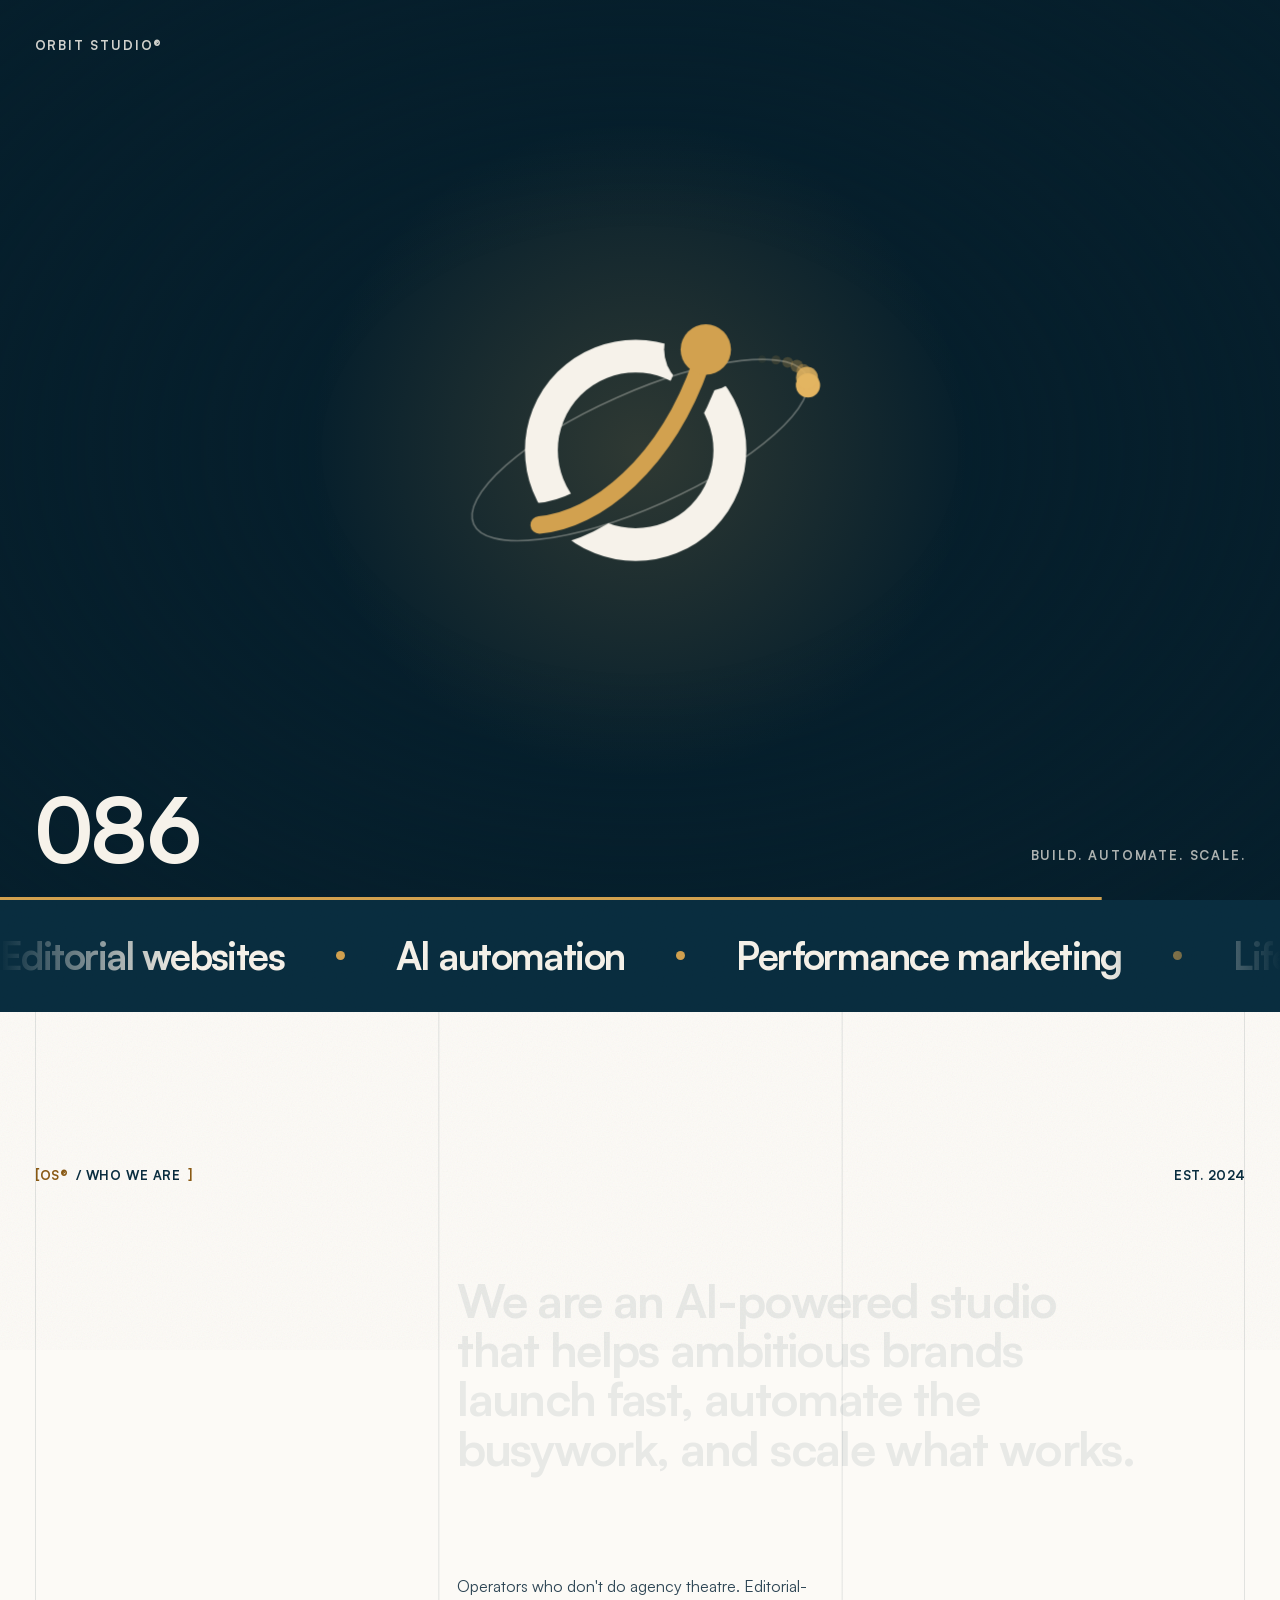
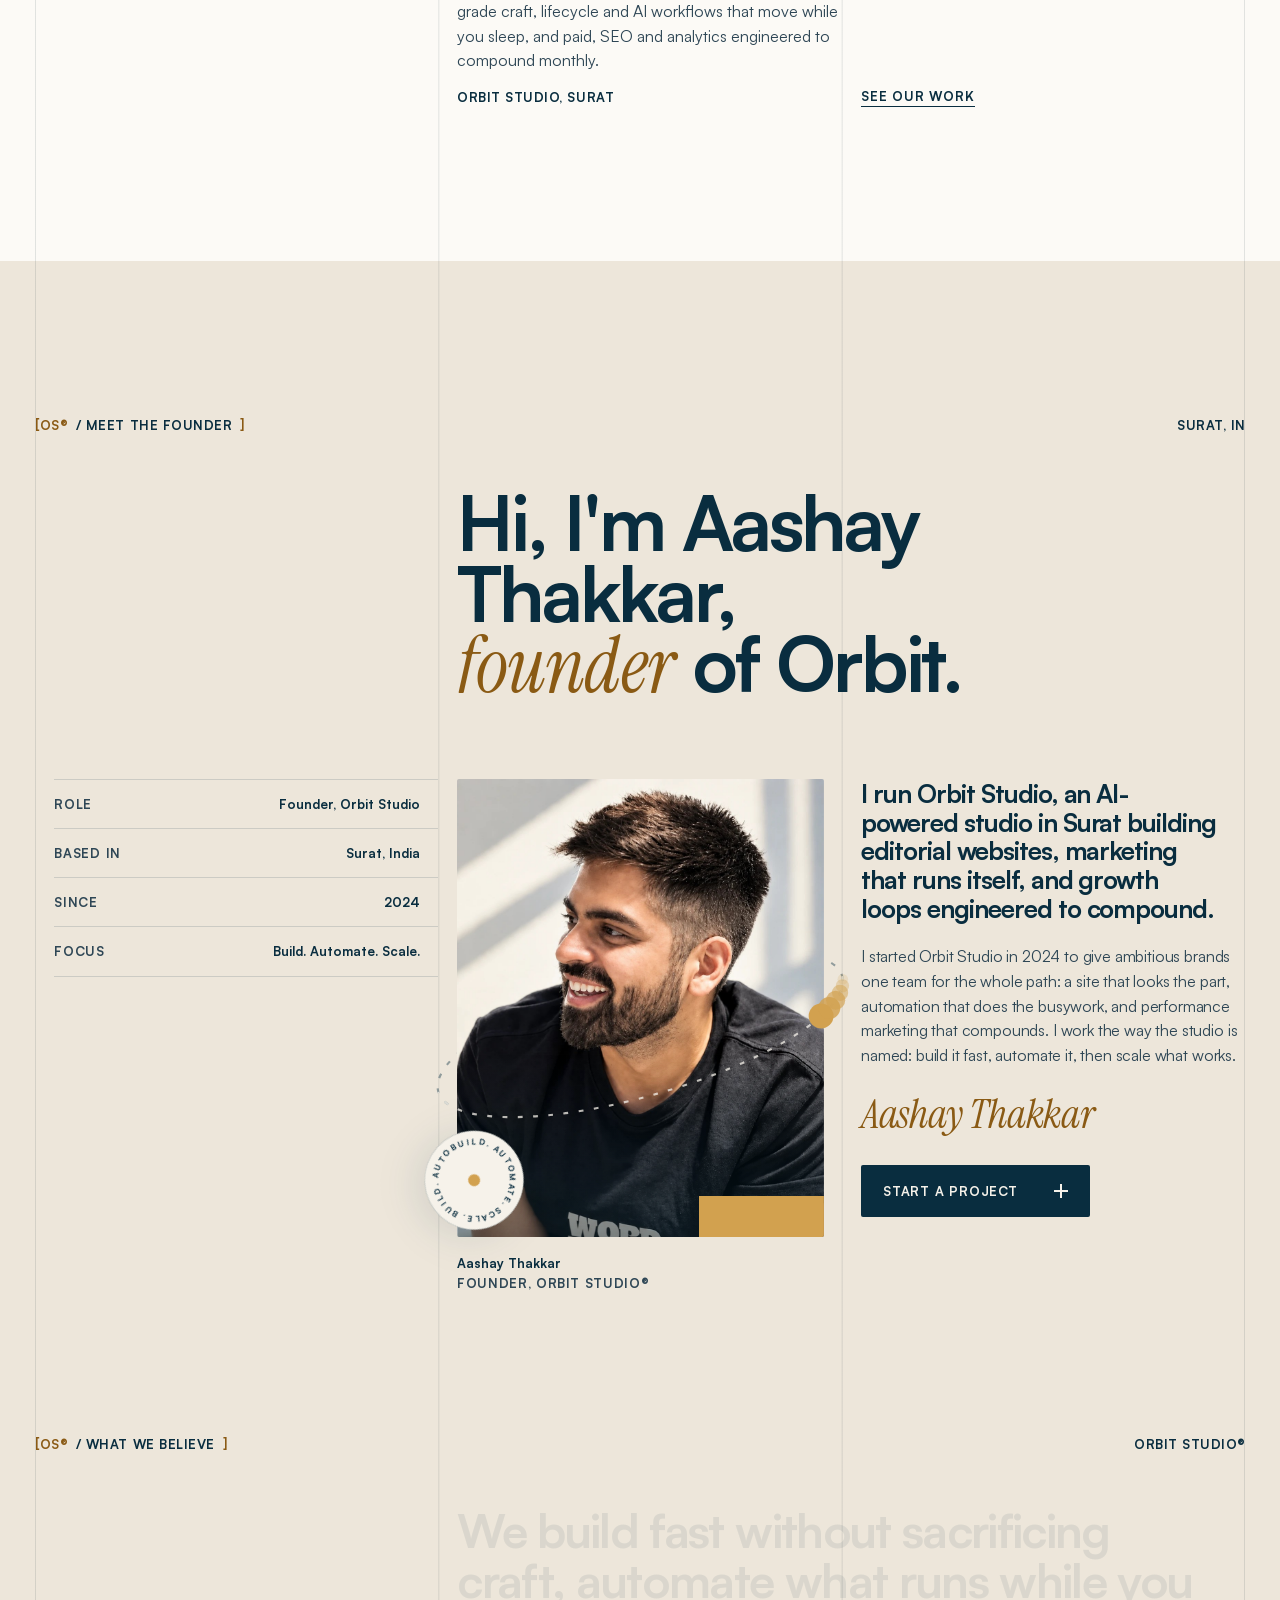
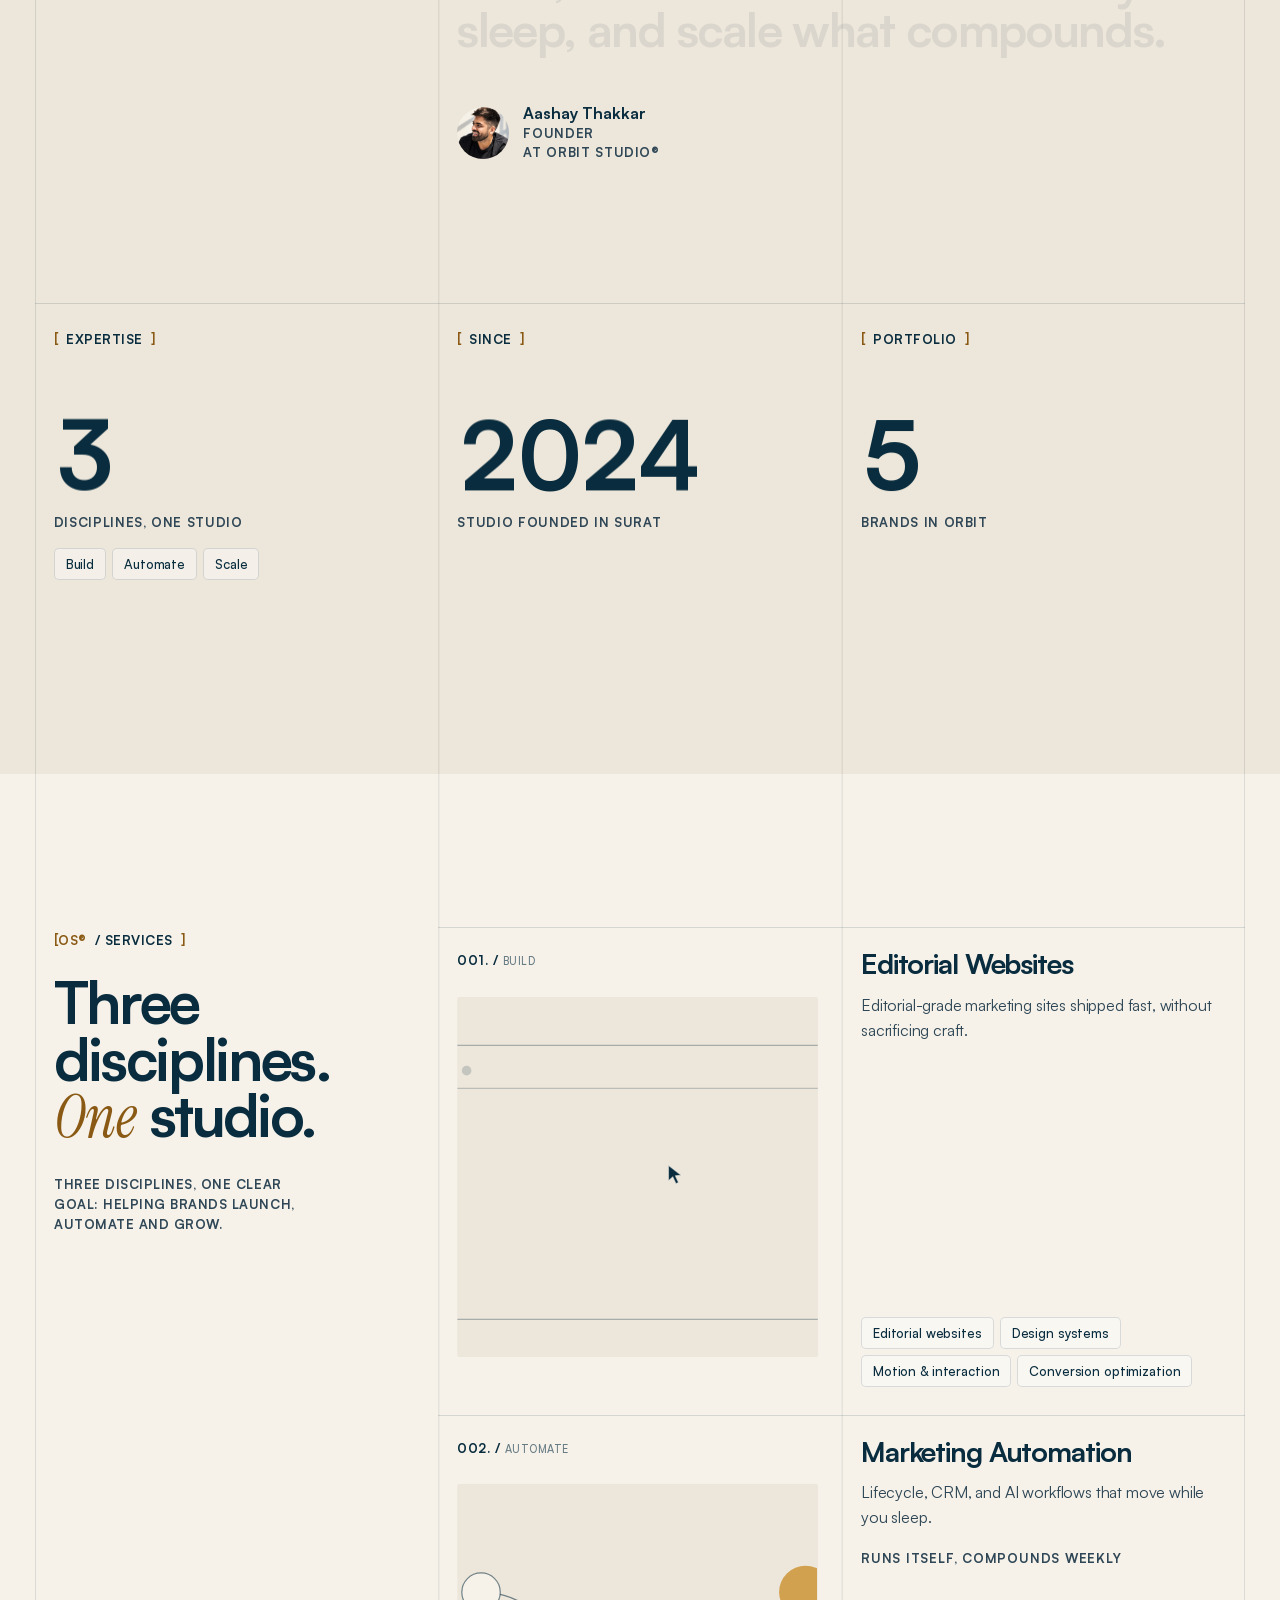
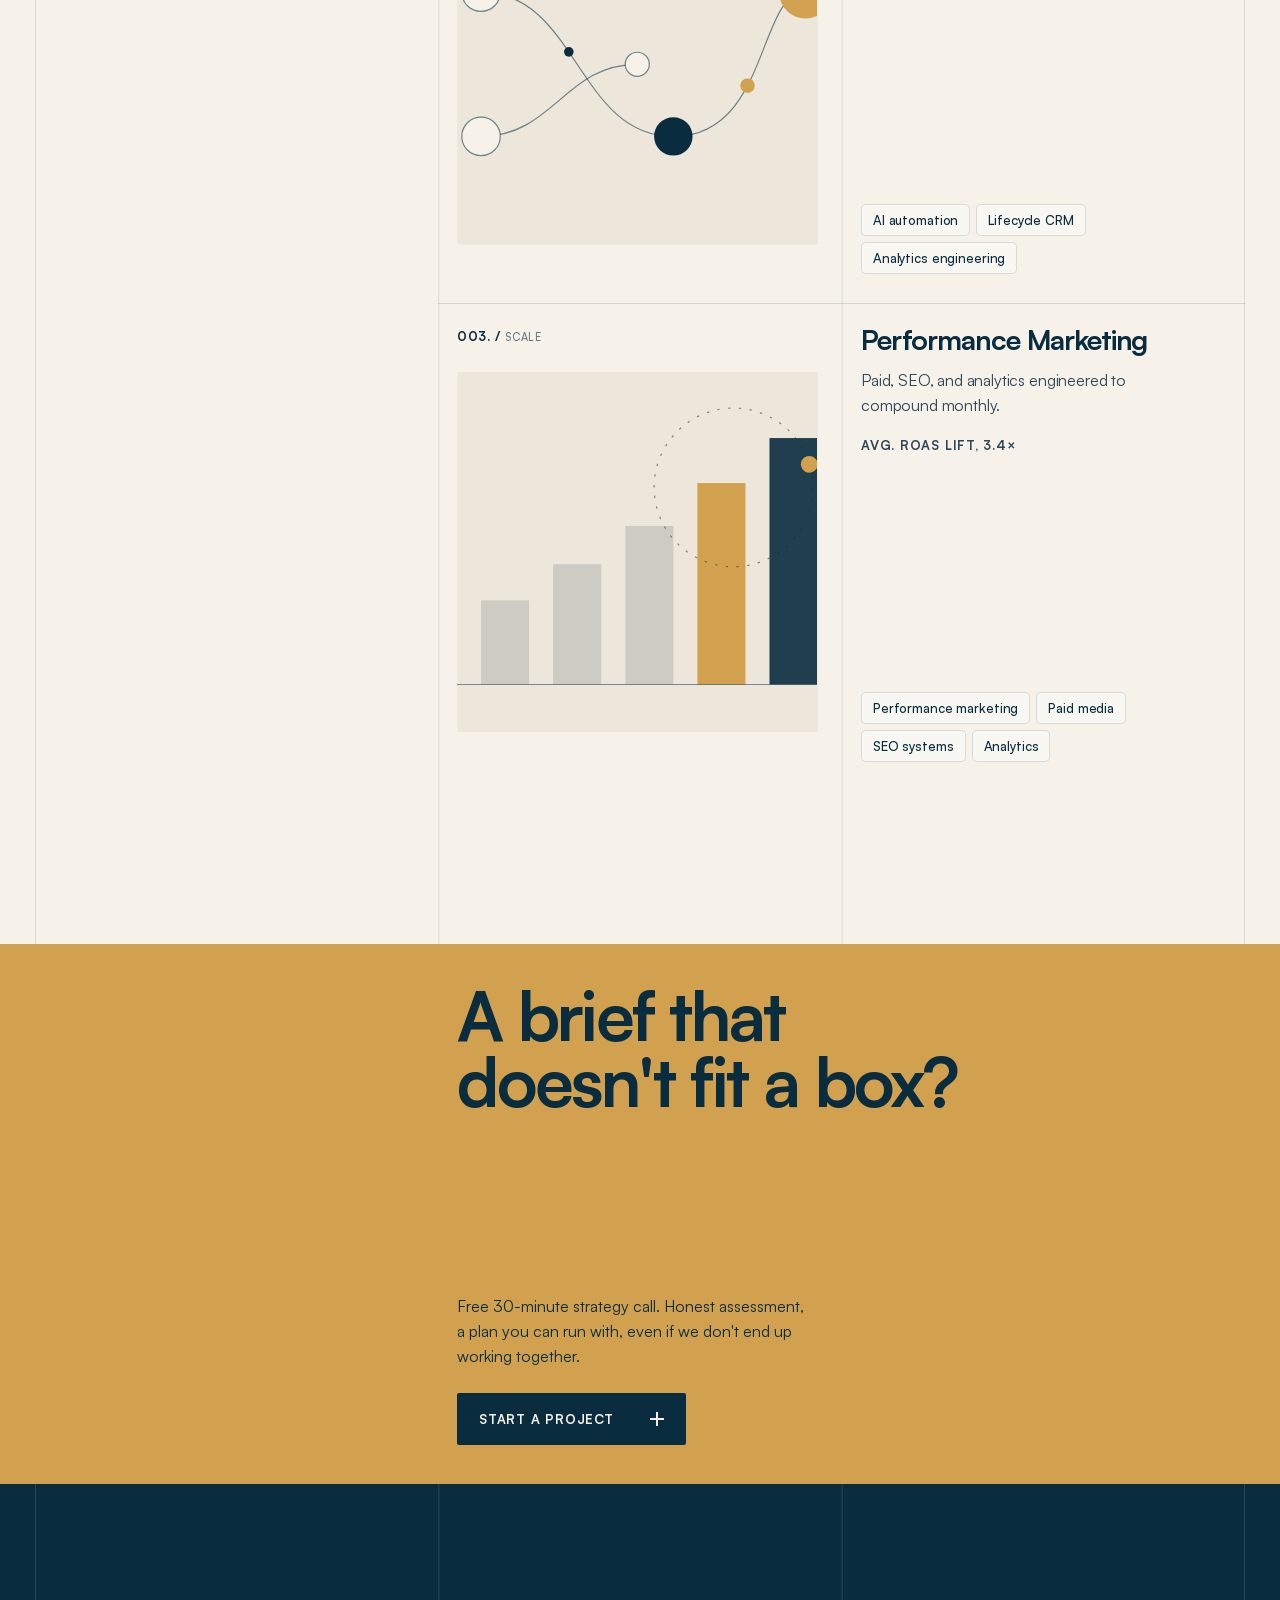
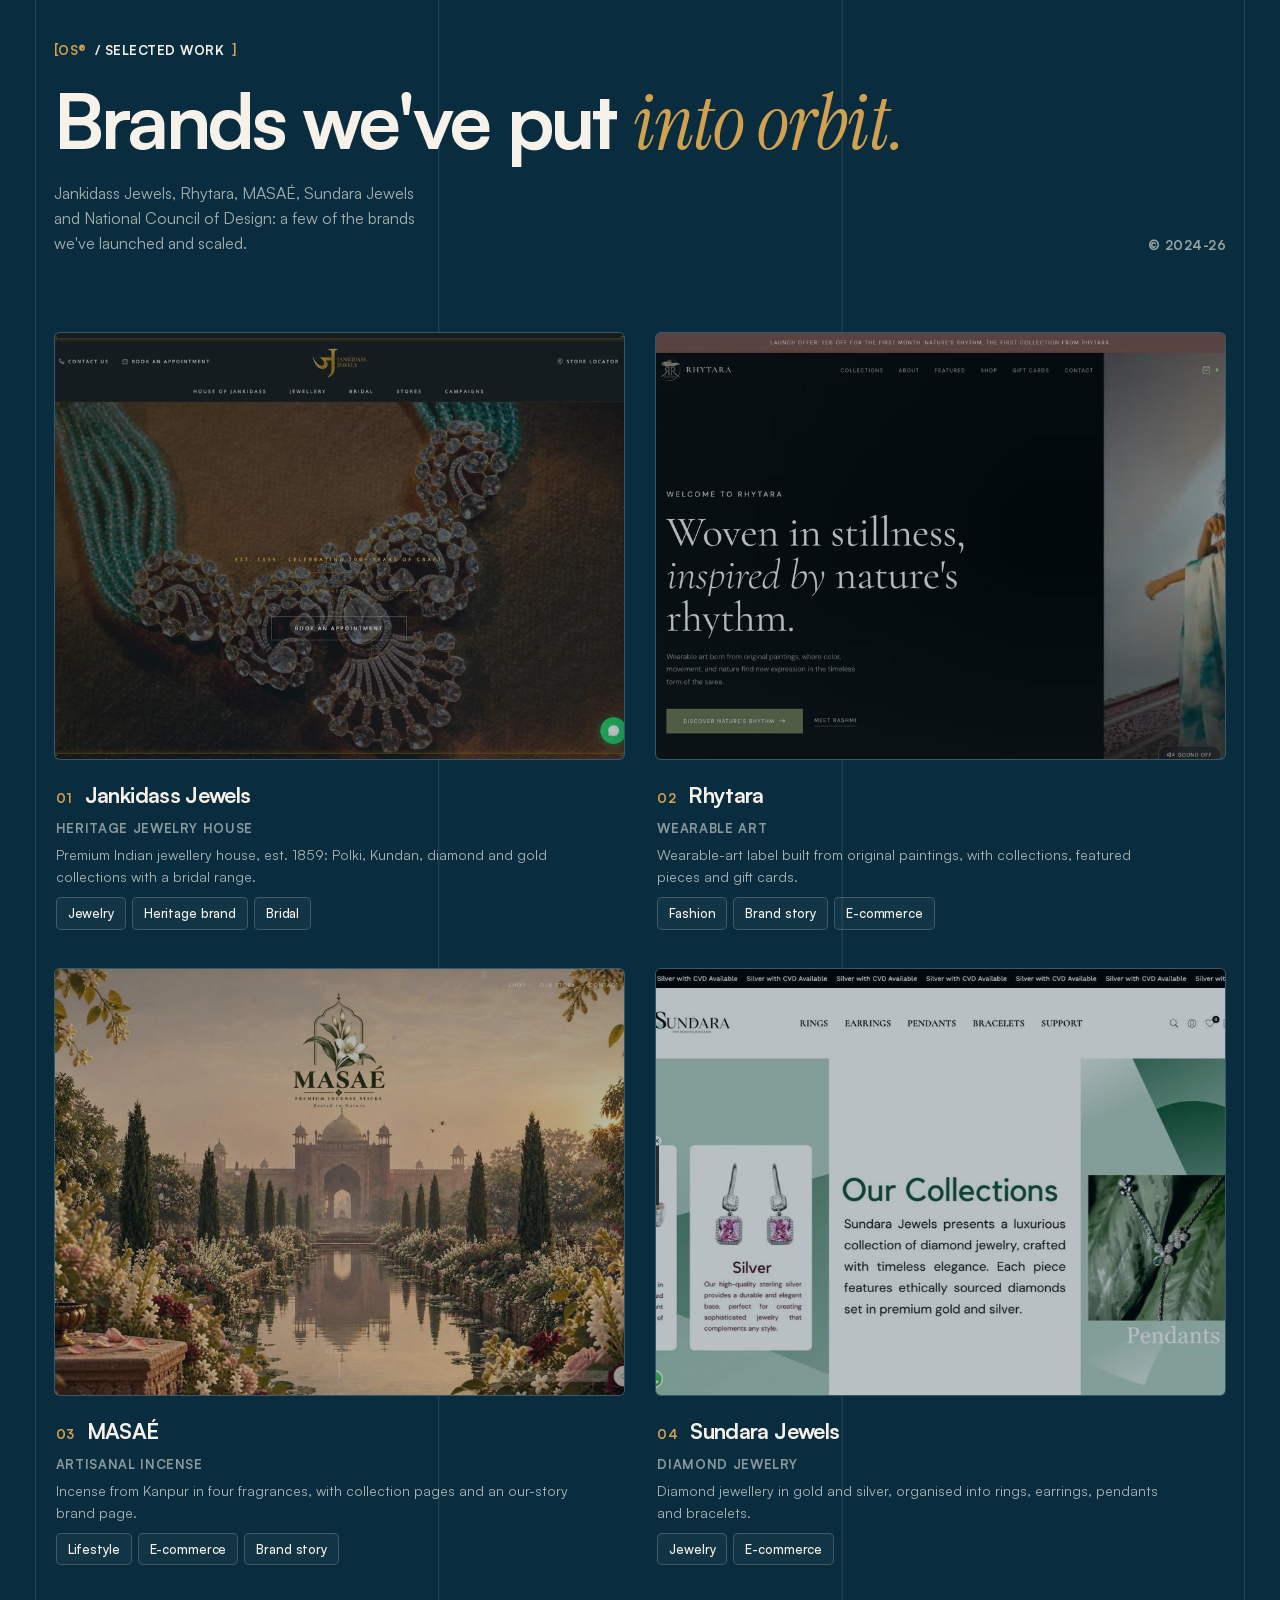
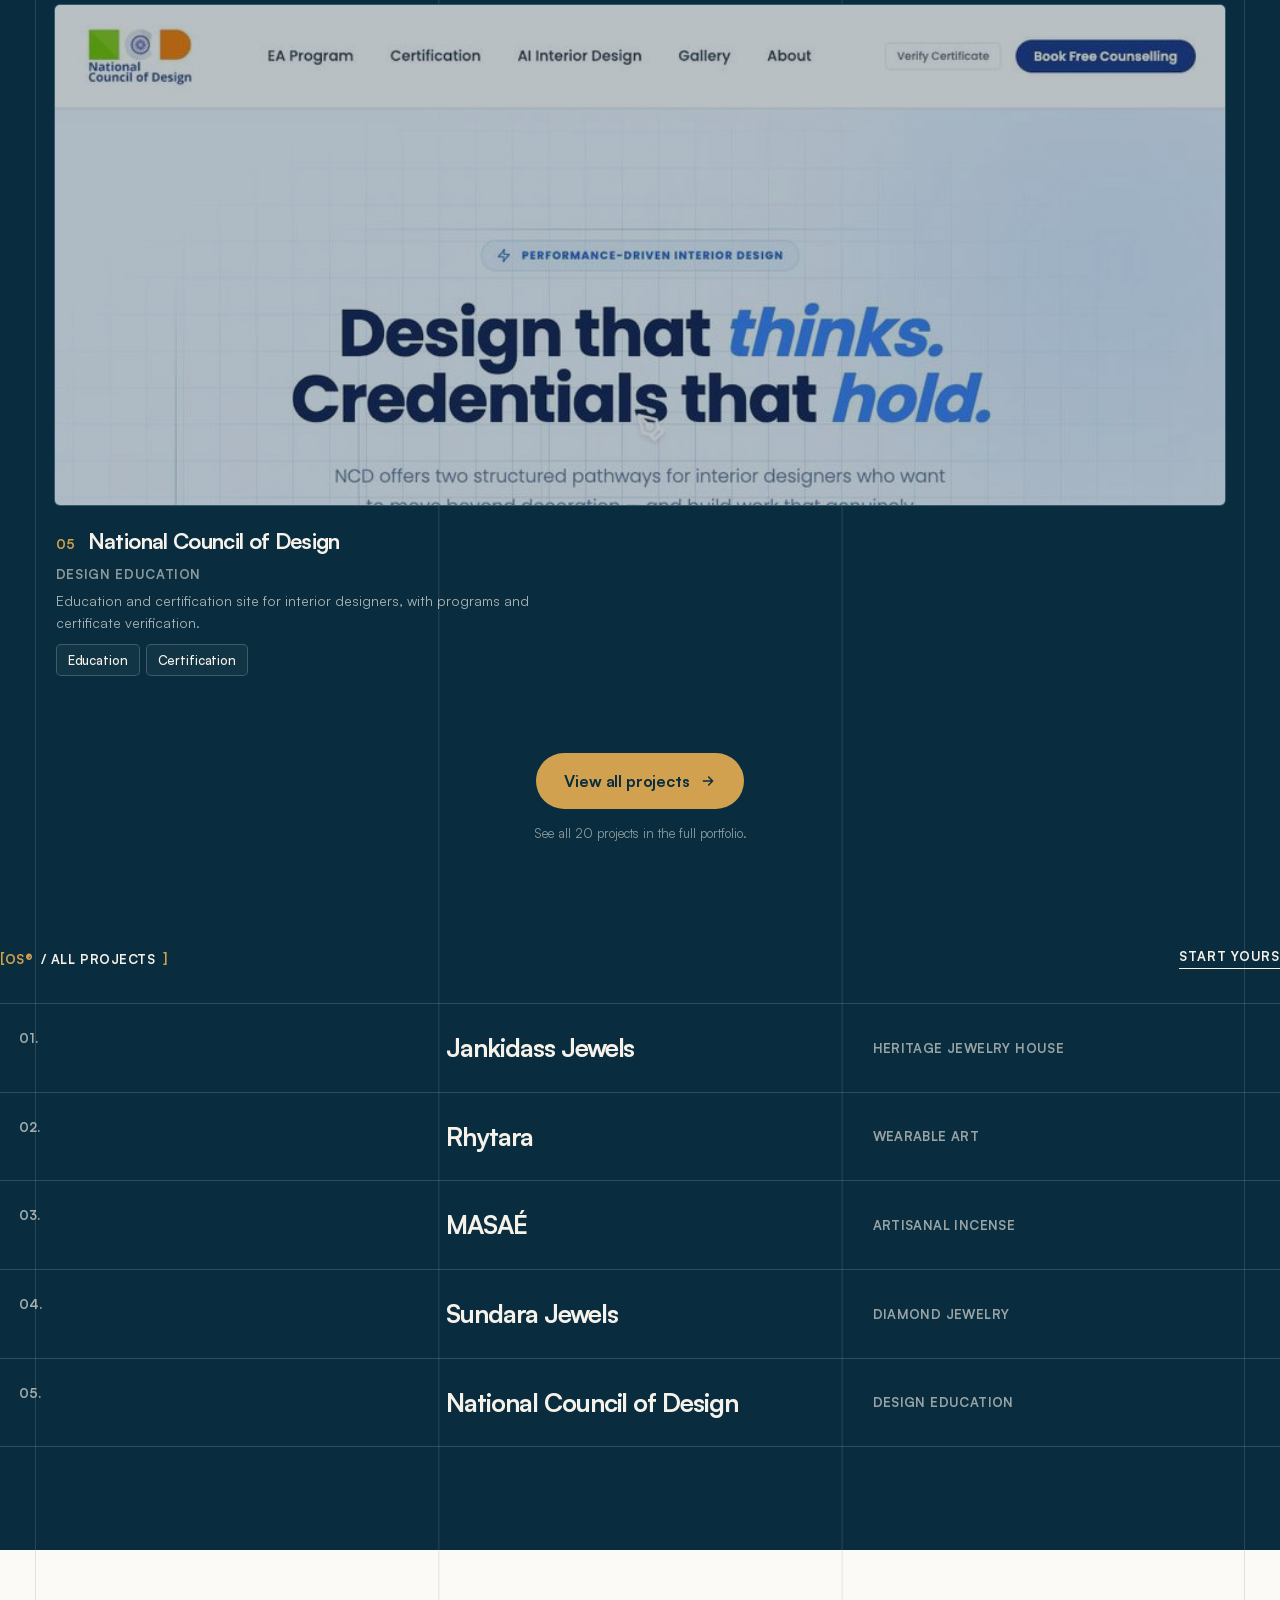
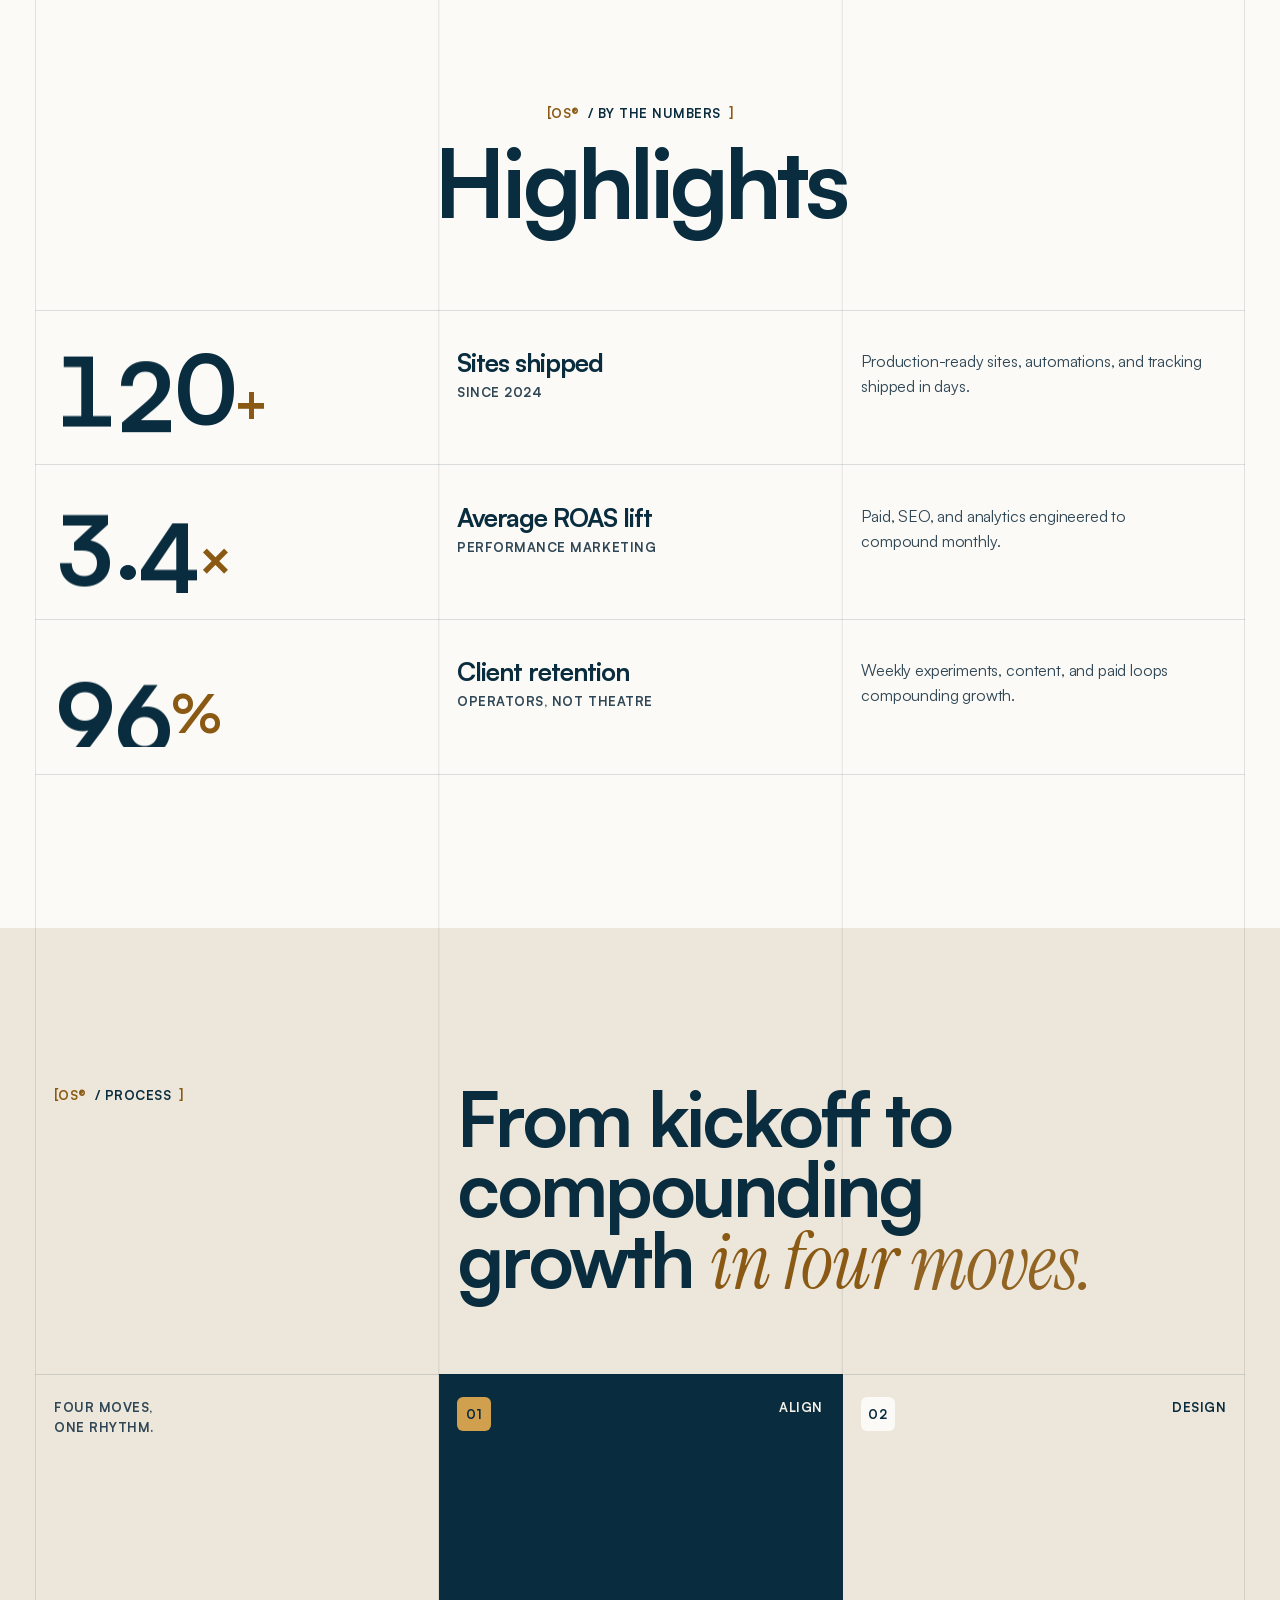
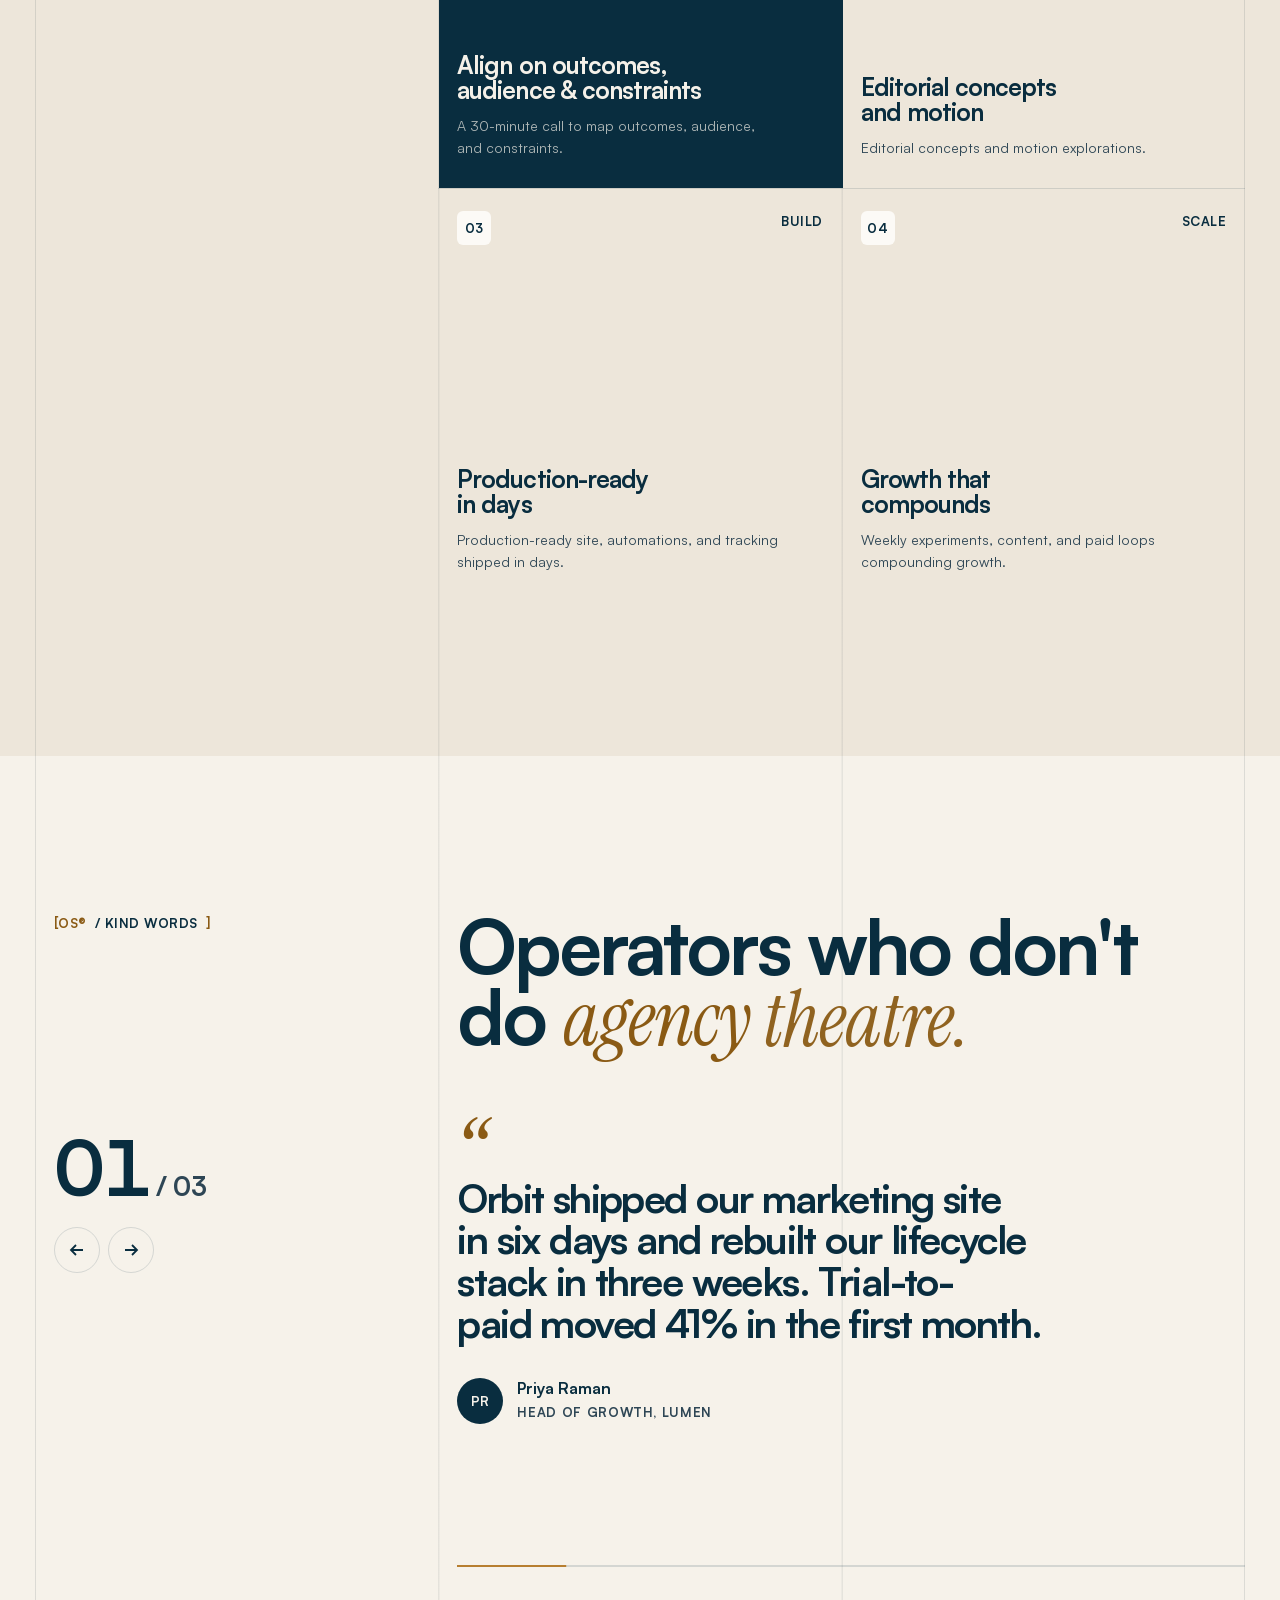
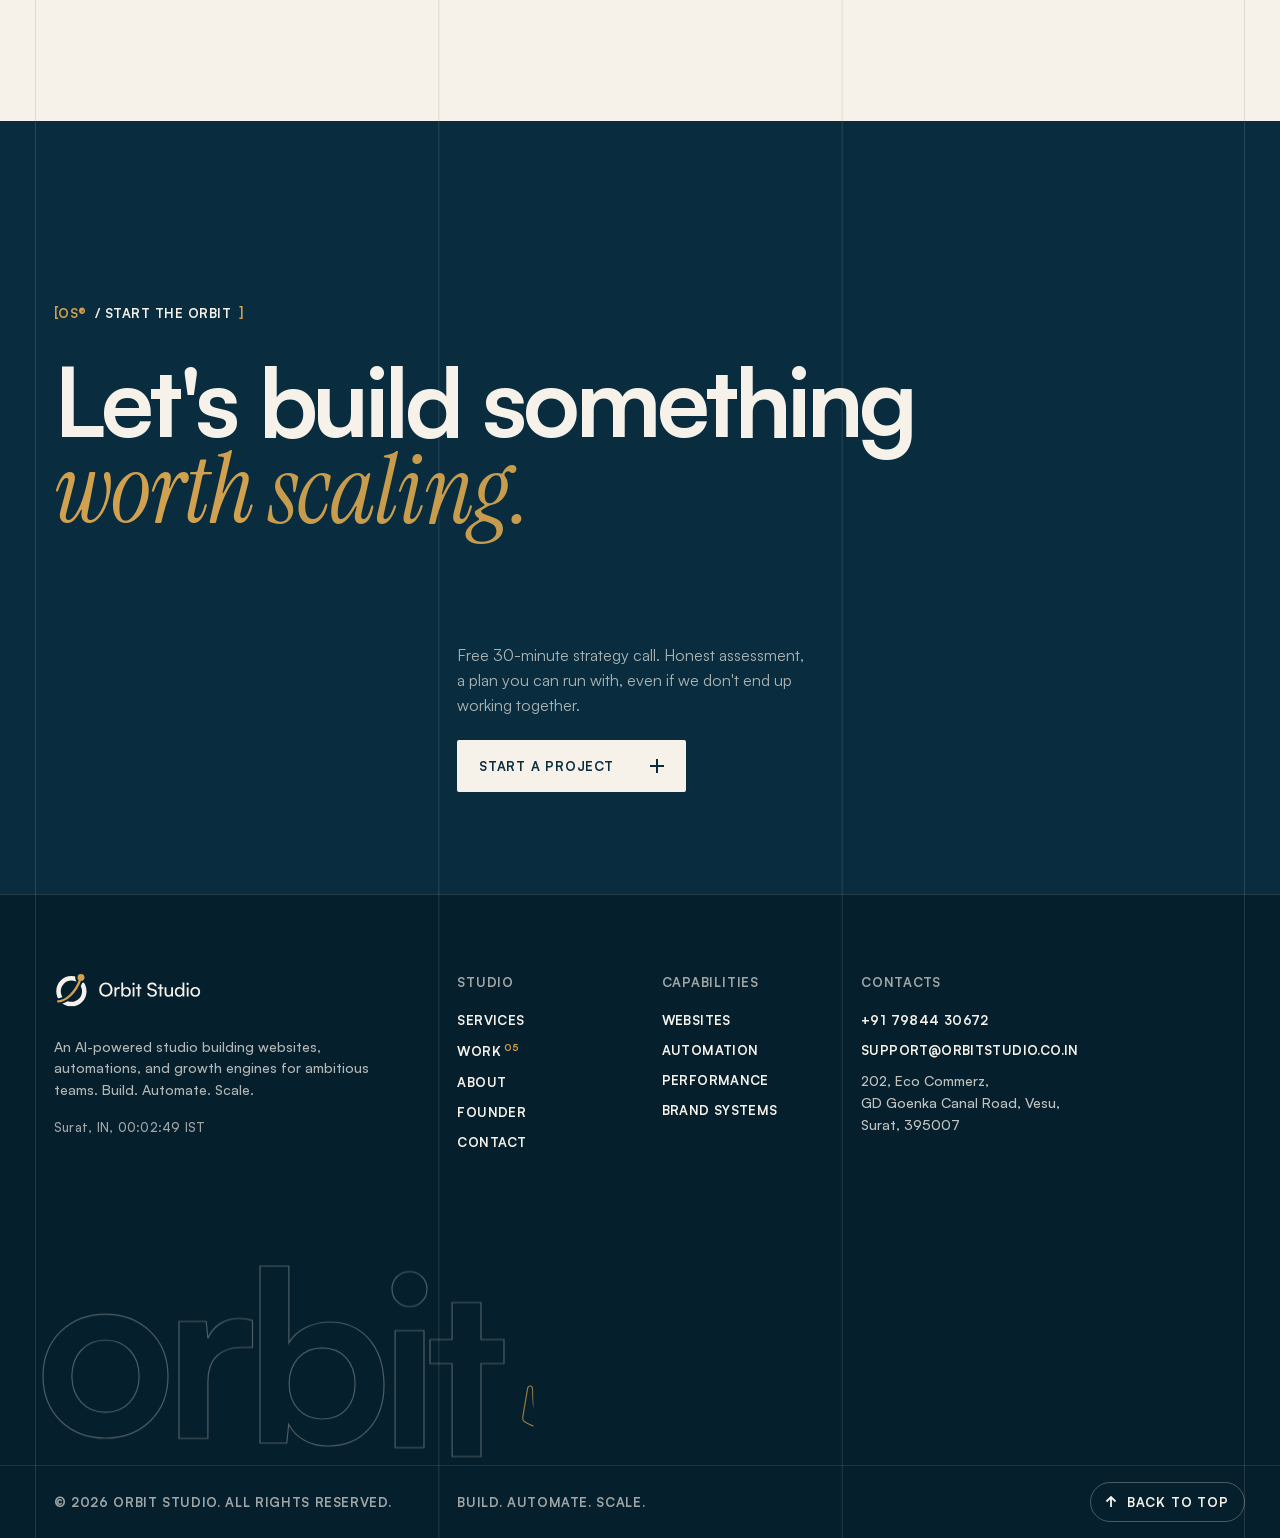
<file: index.html>
<!doctype html>
<html lang="en">
<head>
<meta charset="utf-8">
<meta name="viewport" content="width=device-width,initial-scale=1">
<title>Orbit Studio | Build. Automate. Scale.</title>
<meta name="description" content="AI-powered studio shipping premium websites, automation that runs itself, and performance marketing built to compound.">
<meta name="theme-color" content="#F6F2EA">
<link rel="icon" href="assets/brand/favicon.svg" type="image/svg+xml">
<link rel="icon" href="assets/brand/favicon-32.png" sizes="32x32">
<link rel="apple-touch-icon" href="assets/brand/apple-touch-icon.png">
<meta property="og:type" content="website"><meta property="og:title" content="Orbit Studio | Build. Automate. Scale.">
<meta property="og:description" content="AI-powered studio shipping premium websites, automation that runs itself, and performance marketing built to compound.">
<meta property="og:image" content="https://orbitstudio.co.in/og-image.png"><meta property="og:image:width" content="1200"><meta property="og:image:height" content="630">
<meta name="twitter:card" content="summary_large_image"><meta name="twitter:image" content="https://orbitstudio.co.in/og-image.png">
<link rel="stylesheet" href="assets/style.css">
</head>
<body class="is-loading">

<!-- preloader -->
<div class="pre" id="pre" aria-hidden="true">
  <video id="pvid" muted playsinline preload="none" poster="assets/preloader-poster.jpg"><source src="assets/preloader.mp4" type="video/mp4"></video>
  <span class="bn">Orbit Studio®</span>
  <div class="stage">
    <svg class="orb" viewBox="0 0 240 250" fill="none" aria-hidden="true">
      <defs><mask id="pm"><rect width="120" height="120" fill="#fff"/><path d="M14 98C40 96 72 70 88 24" stroke="#000" stroke-width="20" stroke-linecap="round"/><circle cx="90" cy="18" r="19" fill="#000"/></mask></defs>
      <ellipse id="pGuide" cx="120" cy="125" rx="108" ry="34" transform="rotate(-24 120 125)" stroke="rgba(246,242,234,.32)" stroke-dasharray="2 7" pathLength="1" style="stroke-dashoffset:1"/>
      <g id="pBack"><circle class="sb" r="5.2" fill="#D2A14F" opacity="0"/><circle class="sb" r="4.7" fill="#D2A14F" opacity="0"/><circle class="sb" r="4.2" fill="#D2A14F" opacity="0"/><circle class="sb" r="3.7" fill="#D2A14F" opacity="0"/><circle class="sb" r="3.2" fill="#D2A14F" opacity="0"/><circle class="sb" r="2.7" fill="#D2A14F" opacity="0"/><circle class="sb" r="2.2" fill="#D2A14F" opacity="0"/></g>
      <g transform="translate(42 42) scale(1.3)">
        <g mask="url(#pm)"><circle id="pRing" cx="58" cy="64" r="43" stroke="#F6F2EA" stroke-width="15" pathLength="1" stroke-dasharray="1.012 2" stroke-dashoffset="1.012" transform="rotate(-90 58 64)"/></g>
        <path id="pArc" d="M14 98C40 96 72 70 88 24" stroke="#D2A14F" stroke-width="8" stroke-linecap="round" pathLength="1" stroke-dasharray="1 1" stroke-dashoffset="1"/>
        <circle id="pNode" cx="90" cy="18" r="11.5" fill="#D2A14F"/>
      </g>
      <g id="pFront"><circle class="sf" r="7.2" fill="#E3B461" opacity="0"/><circle class="sf" r="6.5" fill="#E3B461" opacity="0"/><circle class="sf" r="5.8" fill="#E3B461" opacity="0"/><circle class="sf" r="5.1" fill="#E3B461" opacity="0"/><circle class="sf" r="4.4" fill="#E3B461" opacity="0"/><circle class="sf" r="3.7" fill="#E3B461" opacity="0"/><circle class="sf" r="3.0" fill="#E3B461" opacity="0"/></g>
    </svg>
  </div>
  <span class="cnt" id="cnt">000</span>
  <span class="nm">Build. Automate. Scale.</span>
  <i class="pbar" id="pbar"></i>
</div>

<div class="grain" aria-hidden="true"></div>
<div class="lines" aria-hidden="true"><i></i><i></i><i></i></div>
<div class="cursor" id="cursor" aria-hidden="true"><span>View</span></div>
<div class="thumb" id="thumb" aria-hidden="true"></div>

<a class="skip" href="#top">Skip to content</a>
<!-- nav -->
<header class="nav" id="nav">
  <div class="left">
    <a class="logo" href="#top" aria-label="Orbit Studio, home" data-cursor-hover><svg viewBox="0 0 495 120" aria-hidden="true">
<defs><mask id="mn"><rect width="120" height="120" fill="#fff"/><path d="M14 98C40 96 72 70 88 24" fill="none" stroke="#000" stroke-width="20" stroke-linecap="round"/><circle cx="90" cy="18" r="19.5" fill="#000"/></mask></defs>
<circle cx="58" cy="64" r="43" fill="none" stroke="currentColor" stroke-width="15" mask="url(#mn)"/>
<path d="M14 98C40 96 72 70 88 24" fill="none" stroke="#D2A14F" stroke-width="8" stroke-linecap="round"/>
<circle cx="90" cy="18" r="11.5" fill="#D2A14F"/>
<path d="M172.768 82.768Q162.976 82.768 156.8 76.08Q150.624 69.392 150.624 58.832Q150.624 48.336 156.832 41.616Q163.04 34.896 172.832 34.896Q182.688 34.896 188.896 41.584Q195.10399999999998 48.272 195.10399999999998 58.831999999999994Q195.10399999999998 69.392 188.86399999999998 76.08Q182.624 82.768 172.768 82.768ZM188.512 58.832Q188.512 50.768 184.192 45.872Q179.872 40.976 172.832 40.976Q165.792 40.976 161.50400000000002 45.872Q157.216 50.768 157.216 58.832Q157.216 66.896 161.50400000000002 71.824Q165.792 76.752 172.832 76.752Q179.872 76.752 184.192 71.792Q188.512 66.832 188.512 58.832ZM219.39999999999998 50.448V55.952H216.712Q212.42399999999998 55.952 209.95999999999998 58.448Q207.49599999999998 60.944 207.49599999999998 65.424V82.0H201.48V50.768H207.112L207.49599999999998 55.504Q208.456 53.007999999999996 210.76 51.536Q213.064 50.064 216.2 50.064Q217.60799999999998 50.064 219.39999999999998 50.448ZM229.87199999999999 82.0H224.432V34.896H230.44799999999998V56.08Q231.98399999999998 53.072 234.95999999999998 51.44Q237.93599999999998 49.808 241.83999999999997 49.808Q248.432 49.808 252.30399999999997 54.480000000000004Q256.176 59.152 256.176 66.512Q256.176 73.744 252.176 78.256Q248.176 82.768 241.456 82.768Q237.67999999999998 82.768 234.76799999999997 81.104Q231.856 79.44 230.32 76.304ZM230.51199999999997 66.256Q230.51199999999997 71.248 233.16799999999998 74.28800000000001Q235.82399999999998 77.328 240.368 77.328Q244.91199999999998 77.328 247.536 74.256Q250.16 71.184 250.16 66.256Q250.16 61.391999999999996 247.536 58.32Q244.91199999999998 55.248000000000005 240.368 55.248000000000005Q235.82399999999998 55.248000000000005 233.16799999999998 58.32Q230.51199999999997 61.391999999999996 230.51199999999997 66.256ZM261.20799999999997 39.312Q261.20799999999997 37.647999999999996 262.36 36.495999999999995Q263.512 35.344 265.176 35.344Q266.84 35.344 267.99199999999996 36.495999999999995Q269.144 37.647999999999996 269.144 39.312Q269.144 40.912 267.99199999999996 42.096000000000004Q266.84 43.28 265.176 43.28Q263.512 43.28 262.36 42.096000000000004Q261.20799999999997 40.912 261.20799999999997 39.312ZM262.23199999999997 82.0V50.704H268.248V82.0ZM285.184 82.0H279.168V55.76H273.024V50.704H279.168V40.912H285.184V50.704H291.328V55.76H285.184ZM311.312 48.208Q311.312 42.256 315.696 38.576Q320.08000000000004 34.896 327.24800000000005 34.896Q333.84000000000003 34.896 337.872 38.352000000000004Q341.904 41.808 342.288 47.824H335.952Q335.696 44.368 333.39200000000005 42.448Q331.088 40.528 327.184 40.528Q322.83200000000005 40.528 320.208 42.576Q317.584 44.624 317.584 48.016Q317.584 53.456 324.048 54.992000000000004L331.66400000000004 56.784Q343.05600000000004 59.408 343.05600000000004 69.136Q343.05600000000004 75.344 338.60800000000006 79.056Q334.16 82.768 326.73600000000005 82.768Q319.632 82.768 315.28 79.312Q310.928 75.856 310.672 69.904H317.072Q317.20000000000005 73.232 319.79200000000003 75.184Q322.384 77.136 326.73600000000005 77.136Q331.34400000000005 77.136 334.0640000000001 75.12Q336.78400000000005 73.104 336.78400000000005 69.648Q336.78400000000005 64.144 330.384 62.672L322.76800000000003 60.944Q311.312 58.32 311.312 48.208ZM358.136 82.0H352.12V55.76H345.976V50.704H352.12V40.912H358.136V50.704H364.28V55.76H358.136ZM390.688 50.704H396.64V82.0H391.264L390.624 77.264Q389.28000000000003 79.76 386.4 81.26400000000001Q383.52 82.768 380.064 82.768Q374.688 82.768 371.68 79.376Q368.672 75.984 368.672 70.16V50.704H374.688V68.176Q374.688 77.456 382.176 77.456Q386.336 77.456 388.512 74.832Q390.688 72.208 390.688 67.216ZM417.288 82.768Q410.568 82.768 406.63199999999995 78.256Q402.69599999999997 73.744 402.69599999999997 66.44800000000001Q402.69599999999997 59.088 406.69599999999997 54.448Q410.69599999999997 49.808 417.544 49.808Q421.192 49.808 424.03999999999996 51.343999999999994Q426.888 52.879999999999995 428.488 55.76V34.896H434.44V82.0H429.064L428.552 76.304Q427.016 79.44 424.072 81.104Q421.128 82.768 417.288 82.768ZM428.424 66.256Q428.424 61.391999999999996 425.736 58.32Q423.048 55.248000000000005 418.504 55.248000000000005Q413.96 55.248000000000005 411.368 58.288000000000004Q408.776 61.328 408.776 66.256Q408.776 71.184 411.368 74.256Q413.96 77.328 418.504 77.328Q423.048 77.328 425.736 74.256Q428.424 71.184 428.424 66.256ZM441.52 39.312Q441.52 37.647999999999996 442.672 36.495999999999995Q443.824 35.344 445.488 35.344Q447.152 35.344 448.304 36.495999999999995Q449.456 37.647999999999996 449.456 39.312Q449.456 40.912 448.304 42.096000000000004Q447.152 43.28 445.488 43.28Q443.824 43.28 442.672 42.096000000000004Q441.52 40.912 441.52 39.312ZM442.544 82.0V50.704H448.56V82.0ZM470.93600000000004 49.872Q477.976 49.872 482.584 54.480000000000004Q487.192 59.088 487.192 66.32Q487.192 73.55199999999999 482.584 78.16Q477.976 82.768 470.93600000000004 82.768Q463.832 82.768 459.224 78.16Q454.616 73.55199999999999 454.616 66.32Q454.616 59.088 459.224 54.480000000000004Q463.832 49.872 470.93600000000004 49.872ZM463.544 58.32Q460.696 61.391999999999996 460.696 66.32Q460.696 71.248 463.544 74.32Q466.392 77.392 470.93600000000004 77.392Q475.48 77.392 478.328 74.288Q481.176 71.184 481.176 66.32Q481.176 61.456 478.328 58.352000000000004Q475.48 55.248000000000005 470.93600000000004 55.248000000000005Q466.392 55.248000000000005 463.544 58.32Z" fill="currentColor"/>
</svg></a>
  </div>
  <nav aria-label="Primary"><ul>
    <li><a href="#services" data-cursor-hover><span>Services</span><span>Services</span></a></li>
    <li><a href="#work" data-cursor-hover><span>Work<sup>05</sup></span><span>Work<sup>05</sup></span></a></li>
    <li><a href="#about" data-cursor-hover><span>About</span><span>About</span></a></li>
    <li><a href="#contact" data-cursor-hover><span>Contact</span><span>Contact</span></a></li>
  </ul></nav>
  <button class="burger" id="burger" aria-label="Open menu" aria-expanded="false" data-cursor-hover><i></i><i></i></button>
</header>

<a class="fixed-cta" id="fcta" href="#contact" data-cursor-hover>Start a project</a>
<a class="wa" id="wa" href="https://wa.me/917984430672?text=Hi%20Orbit%20Studio%2C%20I%27d%20like%20to%20start%20a%20project." target="_blank" rel="noopener" aria-label="Chat with Orbit Studio on WhatsApp" data-label="Chat on WhatsApp" data-cursor-hover>
  <svg viewBox="0 0 24 24" aria-hidden="true"><path fill="currentColor" d="M17.472 14.382c-.297-.149-1.758-.867-2.03-.967-.273-.099-.471-.148-.67.15-.197.297-.767.966-.94 1.164-.173.199-.347.223-.644.075-.297-.15-1.255-.463-2.39-1.475-.883-.788-1.48-1.761-1.653-2.059-.173-.297-.018-.458.13-.606.134-.133.298-.347.446-.52.149-.174.198-.298.298-.497.099-.198.05-.371-.025-.52-.075-.149-.669-1.612-.916-2.207-.242-.579-.487-.5-.669-.51-.173-.008-.371-.01-.57-.01-.198 0-.52.074-.792.372-.272.297-1.04 1.016-1.04 2.479 0 1.462 1.065 2.875 1.213 3.074.149.198 2.096 3.2 5.077 4.487.709.306 1.262.489 1.694.625.712.227 1.36.195 1.871.118.571-.085 1.758-.719 2.006-1.413.248-.694.248-1.289.173-1.413-.074-.124-.272-.198-.57-.347m-5.421 7.403h-.004a9.87 9.87 0 01-5.031-1.378l-.361-.214-3.741.982.998-3.648-.235-.374a9.86 9.86 0 01-1.51-5.26c.001-5.45 4.436-9.884 9.888-9.884 2.64 0 5.122 1.03 6.988 2.898a9.825 9.825 0 012.893 6.994c-.003 5.45-4.437 9.884-9.885 9.884m8.413-18.297A11.815 11.815 0 0012.05 0C5.495 0 .16 5.335.157 11.892c0 2.096.547 4.142 1.588 5.945L.057 24l6.305-1.654a11.882 11.882 0 005.683 1.448h.005c6.554 0 11.89-5.335 11.893-11.893a11.821 11.821 0 00-3.48-8.413Z"/></svg>
</a>

<!-- fullscreen menu -->
<div class="menu" id="menu" role="dialog" aria-modal="true" aria-label="Menu">
  <button class="close" id="mclose" data-cursor-hover><b></b>Close</button>
  <nav class="big" aria-label="Primary">
    <div class="morbits" id="morbits">
      <div class="mring o1" style="--w:50%"><div class="rh" style="--start-angle:-50deg;animation:orbit-cw 30s linear infinite"><div class="cw" style="--counter-offset:50deg;animation:counter-cw 30s linear infinite"><a class="chip" href="#services" data-m data-cursor-hover><span>Services</span></a></div></div></div>
      <div class="mring o2" style="--w:66%"><div class="rh" style="--start-angle:40deg;animation:orbit-ccw 40s linear infinite"><div class="cw" style="--counter-offset:-40deg;animation:counter-ccw 40s linear infinite"><a class="chip" href="#work" data-m data-cursor-hover><span>Work</span></a></div></div></div>
      <div class="mring o3" style="--w:82%"><div class="rh" style="--start-angle:130deg;animation:orbit-cw 52s linear infinite"><div class="cw" style="--counter-offset:-130deg;animation:counter-cw 52s linear infinite"><a class="chip" href="#about" data-m data-cursor-hover><span>About</span></a></div></div></div>
      <div class="mring o4" style="--w:100%"><div class="rh" style="--start-angle:220deg;animation:orbit-ccw 66s linear infinite"><div class="cw" style="--counter-offset:-220deg;animation:counter-ccw 66s linear infinite"><a class="chip" href="#contact" data-m data-cursor-hover><span>Contact</span></a></div></div></div>
      <div class="mstage" id="mstage" aria-hidden="true">
        <canvas id="mGlobe"></canvas>
        <svg class="morb" viewBox="0 0 240 250" fill="none">
          <defs><mask id="mm"><rect width="120" height="120" fill="#fff"/><path d="M14 98C40 96 72 70 88 24" stroke="#000" stroke-width="20" stroke-linecap="round"/><circle cx="90" cy="18" r="19" fill="#000"/></mask></defs>
          <ellipse cx="120" cy="125" rx="108" ry="34" transform="rotate(-24 120 125)" stroke="rgba(246,242,234,.32)" stroke-dasharray="2 7"/>
          <g id="mBack"><circle class="mb" r="5.2" fill="#D2A14F" opacity="0"/><circle class="mb" r="4.7" fill="#D2A14F" opacity="0"/><circle class="mb" r="4.2" fill="#D2A14F" opacity="0"/><circle class="mb" r="3.7" fill="#D2A14F" opacity="0"/><circle class="mb" r="3.2" fill="#D2A14F" opacity="0"/><circle class="mb" r="2.7" fill="#D2A14F" opacity="0"/><circle class="mb" r="2.2" fill="#D2A14F" opacity="0"/></g>
          <g transform="translate(42 42) scale(1.3)">
            <g mask="url(#mm)"><circle cx="58" cy="64" r="43" stroke="#F6F2EA" stroke-width="15"/></g>
            <path d="M14 98C40 96 72 70 88 24" stroke="#D2A14F" stroke-width="8" stroke-linecap="round"/>
            <circle cx="90" cy="18" r="11.5" fill="#D2A14F"/>
          </g>
          <g id="mFront"><circle class="mf" r="7.2" fill="#E3B461" opacity="0"/><circle class="mf" r="6.5" fill="#E3B461" opacity="0"/><circle class="mf" r="5.8" fill="#E3B461" opacity="0"/><circle class="mf" r="5.1" fill="#E3B461" opacity="0"/><circle class="mf" r="4.4" fill="#E3B461" opacity="0"/><circle class="mf" r="3.7" fill="#E3B461" opacity="0"/><circle class="mf" r="3.0" fill="#E3B461" opacity="0"/></g>
        </svg>
      </div>
    </div>
  </nav>
  <a class="mcta" id="mcta" href="#contact" data-m data-cursor-hover>Start a project <svg viewBox="0 0 14 14" fill="none" stroke="currentColor" stroke-width="2" aria-hidden="true"><path d="M7 0v14M0 7h14"/></svg></a>
</div>

<main id="top" tabindex="-1">
<!-- HERO -->
<section class="hero" id="hero">
  <div class="svc" data-fade><span>01. Editorial websites</span><span>02. AI automation</span><span>03. Performance marketing</span></div>
  <div class="stage">
    <div class="orbit" id="orbit" aria-hidden="true">
      <div class="globe"><canvas id="globeCv"></canvas></div>
      <div class="ring" style="--w:64.29%">
        <div class="rh" style="--start-angle:-60deg;--sz:var(--it);animation:orbit-cw 18s linear infinite"><div class="it" style="--counter-offset:60deg;animation:counter-cw 18s linear infinite"><span class="gl" style="--ic:url('data:image/svg+xml,%3Csvg width=%2232%22 height=%2232%22 viewBox=%220 0 32 32%22 fill=%22none%22 xmlns=%22http://www.w3.org/2000/svg%22%3E%0A%3Cg clip-path=%22url(%23clip0_6932_71081)%22%3E%0A%3Cpath d=%22M6.25627 21.2073L12.5264 17.6889L12.6314 17.3822L12.5264 17.2128H12.2198L11.1707 17.1483L7.58782 17.0514L4.48095 16.9223L1.47084 16.7609L0.712298 16.5994L0.00219727 15.6633L0.0747887 15.1953L0.712298 14.7677L1.62424 14.8484L3.64161 14.9855L6.66779 15.1953L8.86284 15.3244L12.1149 15.6633H12.6314L12.704 15.4535L12.5264 15.3244L12.3893 15.1953L9.25817 13.0729L5.86891 10.8296L4.09359 9.53837L3.13322 8.88467L2.64911 8.27144L2.4393 6.93192L3.3109 5.97155L4.48095 6.05236L4.77954 6.13304L5.96578 7.04486L8.49963 9.00595L11.8082 11.4428L12.2924 11.8462L12.4861 11.709L12.5103 11.6123L12.2924 11.2491L10.4928 7.99701L8.57222 4.68844L7.71681 3.31654L7.49094 2.49351C7.41026 2.15446 7.35373 1.87206 7.35373 1.52504L8.34635 0.177432L8.89496 0L10.2185 0.177556L10.7754 0.661665L11.5984 2.54195L12.9299 5.50363L14.9958 9.5304L15.601 10.7247L15.9238 11.8303L16.0449 12.1692H16.2547V11.9755L16.424 9.70795L16.7388 6.92383L17.0455 3.34082L17.1505 2.33226L17.6508 1.12174L18.6433 0.468047L19.418 0.839222L20.0555 1.75116L19.9667 2.34011L19.5874 4.80149L18.8451 8.65893L18.3609 11.2412H18.6433L18.9661 10.9184L20.2734 9.18338L22.4683 6.4396L23.4368 5.35023L24.5665 4.1478L25.2928 3.57491H26.6647L27.6732 5.07592L27.2215 6.62525L25.8093 8.41675L24.6391 9.93382L22.9606 12.1934L21.9115 14.0011L22.0084 14.1462L22.2586 14.1221L26.0513 13.3151L28.1011 12.9438L30.5461 12.5242L31.6518 13.0407L31.7727 13.5653L31.3369 14.6386L28.7224 15.284L25.6559 15.8974L21.0885 16.9788L21.0319 17.0191L21.0965 17.0998L23.1543 17.2934L24.0339 17.3419H26.1885L30.1991 17.6405L31.2483 18.3345L31.8777 19.1818L31.7727 19.8273L30.1588 20.6505L27.98 20.134L22.8961 18.9236L21.153 18.4878H20.9109V18.6331L22.3635 20.0533L25.0264 22.4581L28.3593 25.5569L28.5286 26.3235L28.1011 26.9287L27.6491 26.8642L24.7198 24.6612L23.5901 23.6685L21.0319 21.514H20.8626V21.7398L21.4515 22.6033L24.5665 27.2838L24.7279 28.7202L24.502 29.1884L23.695 29.4708L22.8072 29.3093L20.9835 26.7513L19.1033 23.8703L17.5861 21.288L17.4006 21.3929L16.5049 31.0363L16.0852 31.5285L15.1168 31.8996L14.3099 31.2864L13.8821 30.2938L14.3098 28.3328L14.8263 25.7748L15.2459 23.7411L15.6252 21.2154L15.8512 20.3762L15.835 20.3196L15.6495 20.3438L13.745 22.9584L10.848 26.8723L8.55616 29.3254L8.00743 29.5433L7.05515 29.051L7.14392 28.1715L7.67647 27.3888L10.8478 23.3539L12.7604 20.8522L13.9952 19.4078L13.9871 19.1979H13.9145L5.48951 24.6693L3.9885 24.8629L3.3429 24.2577L3.42358 23.2651L3.73026 22.9423L6.26411 21.1992L6.25627 21.2073Z%22 fill=%22%23D97757%22/%3E%0A%3C/g%3E%0A%3Cdefs%3E%0A%3CclipPath id=%22clip0_6932_71081%22%3E%0A%3Crect width=%2232%22 height=%2232%22 fill=%22white%22/%3E%0A%3C/clipPath%3E%0A%3C/defs%3E%0A%3C/svg%3E')"></span></div></div>
        <div class="rh" style="--start-angle:120deg;--sz:var(--it);animation:orbit-cw 18s linear infinite"><div class="it" style="--counter-offset:-120deg;animation:counter-cw 18s linear infinite"><span class="gl" style="--ic:url('data:image/svg+xml,%3Csvg width=%2232%22 height=%2232%22 viewBox=%220 0 32 32%22 fill=%22none%22 xmlns=%22http://www.w3.org/2000/svg%22 xmlns:xlink=%22http://www.w3.org/1999/xlink%22%3E%0A%3Cmask id=%22mask0_6924_2211%22 style=%22mask-type:luminance%22 maskUnits=%22userSpaceOnUse%22 x=%221%22 y=%221%22 width=%2230%22 height=%2230%22%3E%0A%3Cpath d=%22M27.4883 14.4466C25.2283 13.4733 23.2516 12.1399 21.5549 10.4449C19.8599 8.74992 18.5249 6.77159 17.5533 4.51159C17.1816 3.64659 16.8799 2.75492 16.6499 1.84159C16.5749 1.54325 16.3083 1.33325 15.9999 1.33325C15.6916 1.33325 15.4249 1.54325 15.3499 1.84159C15.1199 2.75492 14.8199 3.64325 14.4466 4.51159C13.4733 6.77159 12.1399 8.74992 10.4449 10.4449C8.74992 12.1383 6.77159 13.4733 4.51159 14.4466C3.64659 14.8183 2.75492 15.1199 1.84159 15.3499C1.54325 15.4249 1.33325 15.6916 1.33325 15.9999C1.33325 16.3083 1.54325 16.5749 1.84159 16.6499C2.75492 16.8799 3.64325 17.1799 4.51159 17.5533C6.77159 18.5266 8.74825 19.8599 10.4449 21.5549C12.1399 23.2499 13.4749 25.2283 14.4466 27.4883C14.8199 28.3549 15.1199 29.2449 15.3499 30.1583C15.3863 30.3032 15.4699 30.4319 15.5877 30.524C15.7054 30.6161 15.8505 30.6663 15.9999 30.6666C16.3083 30.6666 16.5749 30.4566 16.6499 30.1583C16.8799 29.2449 17.1799 28.3566 17.5533 27.4883C18.5266 25.2283 19.8599 23.2516 21.5549 21.5549C23.2499 19.8599 25.2283 18.5249 27.4883 17.5533C28.3549 17.1799 29.2449 16.8799 30.1583 16.6499C30.3032 16.6136 30.4319 16.5299 30.524 16.4122C30.6161 16.2945 30.6663 16.1494 30.6666 15.9999C30.6666 15.6916 30.4566 15.4249 30.1583 15.3499C29.2449 15.1199 28.3566 14.8199 27.4883 14.4466Z%22 fill=%22white%22/%3E%0A%3C/mask%3E%0A%3Cg mask=%22url(%23mask0_6924_2211)%22%3E%0A%3Crect x=%22-31.2%22 y=%22-15.9684%22 width=%2278.6667%22 height=%2276.8333%22 fill=%22url(%23pattern0_6924_2211)%22/%3E%0A%3C/g%3E%0A%3Cdefs%3E%0A%3Cpattern id=%22pattern0_6924_2211%22 patternContentUnits=%22objectBoundingBox%22 width=%221%22 height=%221%22%3E%0A%3Cuse xlink:href=%22%23image0_6924_2211%22 transform=%22scale(0.00211864 0.0021692)%22/%3E%0A%3C/pattern%3E%0A%3Cimage id=%22image0_6924_2211%22 width=%22472%22 height=%22461%22 preserveAspectRatio=%22none%22 xlink:href=%22[data-uri]%2BaHR0cDovL25zLmFkb2JlLmNvbS94YXAvMS4wLwA8P3hwYWNrZXQgYmVnaW49Iu%2B7vyIgaWQ9Ilc1TTBNcENlaGlIenJlU3pOVGN6a2M5ZCI/[base64]%[base64]%2BCiAgICAgICAgICAgICAgICAgIDx4bXBHSW1nOndpZHRoPjI1NjwveG1wR0ltZzp3aWR0aD4KICAgICAgICAgICAgICAgICAgPHhtcEdJbWc6aGVpZ2h0PjI1MjwveG1wR0ltZzpoZWlnaHQ%2BCiAgICAgICAgICAgICAgICAgIDx4bXBHSW1nOmZvcm1hdD5KUEVHPC94bXBHSW1nOmZvcm1hdD4KICAgICAgICAgICAgICAgICAgPHhtcEdJbWc6aW1hZ2U%[base64]%2BCiAgICAgICAgICAgICAgIDwvcmRmOmxpPgogICAgICAgICAgICA8L3JkZjpBbHQ%2BCiAgICAgICAgIDwveG1wOlRodW1ibmFpbHM%2BCiAgICAgICAgIDx4bXA6TWV0YWRhdGFEYXRlPjIwMjUtMDYtMjVUMTE6MTg6MjEtMDc6MDA8L3htcDpNZXRhZGF0YURhdGU%2BCiAgICAgICAgIDx4bXA6TW9kaWZ5RGF0ZT4yMDI1LTA2LTI1VDE4OjE4OjIxWjwveG1wOk1vZGlmeURhdGU%[base64]%[base64]%2BCiAgICAgICAgICAgICAgIDxyZGY6bGkgcmRmOnBhcnNlVHlwZT0iUmVzb3VyY2UiPgogICAgICAgICAgICAgICAgICA8c3RFdnQ6YWN0aW9uPnNhdmVkPC9zdEV2dDphY3Rpb24%[base64]%2BCiAgICAgIDwvcmRmOkRlc2NyaXB0aW9uPgogICA8L3JkZjpSREY%[base64]/eHBhY2tldCBlbmQ9InciPz7/4AAQSkZJRgABAgEASABIAAD/7QAsUGhvdG9zaG9wIDMuMAA4QklNA%2B0AAAAAABAASAAAAAEAAQBIAAAAAQAB/9sAhAAKBwcHCAcKCAgKDwoICg8SDQoKDRIUEBASEBAUFA8RERERDxQUFxgaGBcUHx8hIR8fLSwsLC0yMjIyMjIyMjIyAQsKCgsMCw4MDA4SDg4OEhQODg4OFBkRERIRERkgFxQUFBQXIBweGhoaHhwjIyAgIyMrKykrKzIyMjIyMjIyMjL/3QAEAB7/7gAOQWRvYmUAZMAAAAAB/8AAEQgBzQHYAwAiAAERAQIRAf/[base64]/T19vf4%[base64]%2BTl5ufo6erw8fLz9PX29/j5%2Bv/aAAwDAAABEQIRAD8AmYAAAAAAAAAAAAAAAAAAAAAAFAAAAUwiqqmFTCYQsK4VMKmEwqK2FcJhW4TCFhcYVuEwhYXYVcKzCrhCwuwimEVUsLhTCAqAKKigCoAAAAAAAAAAAAAP/9CZgAAAAAAAAAAAAAAAAAAAAUAAAUFBVVTCphUrVRWwrhUwra1W1kLoQX1ktxSysltZqWV0JWTFGKYK3FMmKWV14GfFK4prZNVyYWS8DYxS7FNalxfSatlSMjPSqtKsNJL6SLK2MrJhVWUqupVVZGC5VaqqoqAAqoqKAAAAAAAAAAAAP//[base64]//SmYAAAAAAAAAAAAAAAAAAFAAUFSqlSq2tVFYKVqslVWVWGclIxeksCU2CdxS5cat26sjFkSU7K65da1y8xXbzTu3%2BRec0zMp0We5f5FrzyI5Fq3L/ACLWnfeUZ2bJQbksiORY65Eci0ZX2Ot5ZGdkS0HoZqORVpkRyLzMnK0vKXiXXkPWhkRyLZt5EPFhebFu8vhM8Z6D3LV7kW3au8i8Szeb9m69ZZmDVpWHr27jYhJ5tq43Lc3rCLAqSWG5Gq%2BlWvGTLGS%2BDHmgzUqrRjpVfSq55xXKraVVFFVVAUVAAAAAAAAAB//TmYAAAAAAAAAAAAAAAAABRVQBSqq2tRVStVkqrpVYpyWxivlgtnJrXJrrlxp3rqyMzJpyWVLt1o3rxfvPPvX3jNMkKNFdevtK7f5FZdvNO5eeM0ySpUWW5ea87rFO4x1m84zMuWmySuLK3GOsluKW2XrCRmxZSbDijCWVbwtqNxsW7rQjJmhNdCLynkerZut%2BxdxnjWpt%2Bxce8kUfXke1ZuN21N5Fm437VxkywRNaD0oTZoyaNubYjN6wgwZ23SS%2BkmtGbJSa6w8oxZ6VXYWGkl1JFhbZZcKrHSq6lVLAuFMKqgqKAKgAAAAA/9SZgAAAAAAAAAAAAAAAAUACqlaqWVTCsrVWtWOUlsZl0IKSk17k105tS7deU1R705LKy9daF%2B8vv3XnX7zxmqJGjSWX72O8%[base64]/9WZgAAAAAAAAAAAAAAUABStVIxCtVlakqscpPKaewvhBWUmGcyc2tcuMaerYe0kil240b13HX3rrQv3cdizVmdRpMd%2B686/dZL91oXri28yylKNJju3GpOa%[base64]//WmYAAAAAAAAAAAAABQFBSq2tVa1Y5Vec81hdCCkpME5rpya05sKtVsPeSUuTal24uuTad24jatdl05Fl648%2B9cx2a9No3p47wvNsxSFGRgvTaV2bNdk1LlXvJGykqUrHOTFWq6VWOrJlZcsFKqKqLl4AqAqAK0KUXUoulhZec01gpRljRbGjJGjMo07KPtoq2IRZIssWOK%2BlUvQo25A21V7ezUqupJhwq4pJU6SFrVbMWfFmTGvWZi2RCmxJp21S6updaeTFaXFby3lGdvxvM0L3IvMpdZYXVk1MvG9aF5s27zx4XWzbvPCekvlnexbu8i2rd149u9yLbt3WNPTe8s71YXGeE3nW7jatzYs8j2lmbsZMlKtaEmWNXhNB6wizUVWUquWLlVVBRV//[base64]%2BNxq0kupNSMql4m9C42Ld150bjNC48ppF8Jnq27rbtXXkW7jbtXWNUpvaSd7Nq63LVx49m63rVxhVKbJkmepbm2ISefam27cmJPKyJYtuNV9KsMaslKvCMHrCLIKUFi5//[base64]%2BJMCVtnoW5EW021W%2B1UCq2tUxQo2EDbRbRZs2quFTCtrVStUhJJYRdSrZXVktrVbWqlavaErHjMurVbWqmFTCusLIxVwqYVMIrYW2VcKtJLMKpYUsslJMsJ6G1sK%2BMtDopGVWEW/bm2rVx50JNi3NjzyPWWZ6tm437NzGePauN6zcxmHVkZMkz2LM27am8qzNvWZsCpKypJnowkzRq1bcmxCrEmgyJYs1FVtKqvJe//RmYAAAAAAAAAAABRVQFKscmSrHJ5TroMM2rcbM2rcRttGTsim1blWrcbNxq3EHbRk7NpsE2GVGaTHKiOmjasmVglRgnFtSoxSiukmsPeWZpTgwTg35QYpW2XTqsiSdoStrK229W0sraZMtZ7QqtPJZktt5KMlvWFWypGs1qW11IM%2BSzEMujGzFi1baLGTsOIMSy1osrRM2y07NhE20W12%2B1Y60WVXyY5VT1s9G3IW2i2mzZtVtarK1VlVZWqTpyWEZUq2StVMKlaqYXvCDHjMrWqmFTCLrCyyYVAVUsgAoAAKxroahTHBnjVntya0as0KvKaD0hFvWpN6zLGebaq3bMsZi1IPeSL1bEnoWZPKsSejYqj6sGXTi9K1Vswq07VW3bqwZ4MqWLYiqtiueEXo/[base64]%2B1YpMUqsk6sMqtltjlhaIavbRGOTrJVYpVXyqxSqnqEIWIMCerGKytVlarqrKs6WDwjEFB6LbIAKAAAAAABTHCgMlGWDFRkgsmXQbVqrds1xmjbbtnaGNUe8j0bFXo2K4zzrD0bG0I%2Bqy6b0LLcttOy27aPqMuRsRXLYrnhF6wf/[base64]/UmYAAAAAAAAAAAAAFCoKCytGOUWatFtaPOeWyuhFqziwTg3ZRYZQYVWlZe0szRnbYJW2/ODDK2jats9wZEtRoygx1i25wYZRYM9BfeYwVoovlRZV4xpWHnNVVMCmFdRS8Fh4xqWVtaMcos2BStHpLaPGeNlqTi1bkG/OLXuQZtGexFhVoPOuRa04t%2B5Bq3Ipu2WtbkdVlacqMUqNidGGVGw2zVbcxosVVtaMlaLa0S1KezBaxi6tFMDJhFVaK4DAvsqKCuBTAAGAwABgMABTHMCsaaHQGSNGaFFkaM1ujymi9IQbFqjes0alqLfsRxmJVi95IN2xR6NmjRsRxno2aI%2BrFmU4Nu1Rtwo1rVG1CjBniyZWWK5SKrxi9X//[base64]%2BFrRVFIzkJVIwZ7cF0bbPbtvGad6yyq2oN%2BzHGYbVtu2YMSpO95JWzYi37MWtZg3rUWBVmZckGxbo2IUYbdGxGjDniyJYL6LlKKvJe//[base64]/IPRyRyBkgvOLy3n0yH5BdGw38kLqWOQUjWIU2nGyzQtNmNjkGaFnkHnNVXwkYrdpuWratu02bdtjz1HtLIutQbduKy3BswixJ5mRLBfCjNGiyNGWlGPNF6wguoCqxc//9eZgAAAAAAAAAAAAAAAAAFFQFKrJL6rJCkWvcaN/aW/caV%2BiyMGNUeVkRtLzb9XqZEUx3l5EUx3jPKja0WjckxVmuutaUmNNIwpp7EWelxfS608WrS48ZqasKzcyaVutTJhkxbeWuvPZ5XGGc2OtxZKb0lksPKerZVnJhlVWUmOtWVJaMeadXCuix4V8WVJPYWwmZ7bbtUa1qjds0ZMlVlUotm1Bt27THZhjN%2B1be8tVIUoWVkbLJSw2YWmaNl6QqsuWRo5I5BXJHIN%2BllXJKt5q%2B8t52SOQVyQ9DJJkkvNLy2hkhWljkG9kldSypeaXltKlnkGSNlt0tLqWlsaq6EjBC0zwtskbbLGDymnXwlWwgzRiRiyUi8ZpnpCBGi%2BlClFVkYr4K0AWqv/[base64]%2BJXYFsZlbC2kV1KK4BbZVFQUVFQB/9GZgAAAAAAAAAAAAAAAAAAAUUqqVBilRr3YtqVGG5RSLyng8y/[base64]/9KZgAAAAAAAAAAAAAAAAAAAFFVAUrRinRmqslQWxg07sGlftvTnFq3YLYsepJZeJkRax3mX7OO9%2B/aedfsrIwRtak8G9aady29m/ZaN20sjBG1abzZQY6xbk7bDK2tYs0jBgMDLiCkFFt4VlIskYLo22eFpVfLIpbtt2zaUtWm9Ys4y6EGVSpsmQ9nGenkPaYbFl6Nm2vhBJ0abNZt4zdtxYrUG1CK%2BCRpy2F8aL6UUpRcuZEIAqCqgqAoKgAAAAAAAAAAP/9OZgAAAAAAAAAAAAAAAAAAAAAUUrRUBilRguQbVaMcoqPOaDz7ttoXrL2LkGpdtLYwYtSnZeHesNC7Ye/dstK7Y5BbGDAq0XhXLDXlZezcyH5BrzyH5BZYYU9F5dbJSy9GuQ/IFMh%2BQLDzvJaULLZt2GzDIfkGzbyH5BWEHrJRYbNjkG/Zs4y%2B1Y5BuWrPILoQZtKiWbTetW1tq02oQXwgz6dOwuhFmjRSMV9KKsqWCtFRVVeAAAAAAAAAAAAAAAA//1JmAAAAAAAAAAAAAAAAAAAAAAUVAUqtrRcpUUYZRYZ223WjHKKiyaWy8%2B5aatyw9WUGGdpSMGPPTsvHnkPyDBLIfkHsSssUrHILbDHmoPIrkNyCtMhuQepXIfkCljkCw87yGhDIfkGe3kPyDcjY5BljZLD1losFuzyDZt2mSFpmjBdCDIkp2FsIM0YqxivpRV7yylKLgVXioCoAAAAAAAAAAAAAAAD//1ZmAAAAAAAAAAAAAAAAAAAAAAAAUVAUW1ouBRjrFZWDNgUrQUjK1q21lbTarFTEKWFkZGrkopabWIMQWFLwNelpfS2zYlWkSwrCRZSC%2BkVaUVwKr4QKUVAXCoAAAAAAAAAAAAAAAAAAA/9aZgAAAAAAAAAAAAAAAAAAAAAAAAAFFQFBUBTApgVAUwGBUFFMCuABUFQAAAAAAAAAAAAAAAAAAAAAAH//XmYAAAAAAAAAAAAAAAAAAAAAAAAAAAAAAAAAAAAAAAAAAAAAAAAAAAAAAAAAAAH//0JmAAAAAAAAAAAAAAAAAAAAAAAAAAAAAAAAAAAAAAAAAAAAAAAAAAAAAAAAAAAB//9GZgAAAAAAAAAAAAAAAAAAAAAAAAAAAAAAAAAAAAAAAAAAAAAAAAAAAAAAAAAAAf//SmYAAAAAAAAAAAAAAAAAAAAAAAAAAAAAAAAAAAAAAAAAAAAAAAAAAAAAAAAAAAH//05mAAAAAAAAAAAAAAAAAAAAAAAAAAAAAAAAAAAAAAAAAAAAAAAAAAAAAAAAAAAB//9k=%22/%3E%0A%3C/defs%3E%0A%3C/svg%3E')"></span></div></div>
      </div>
      <div class="ring" style="--w:82.14%">
        <div class="rh" style="--start-angle:30deg;--sz:var(--it);animation:orbit-ccw 24s linear infinite"><div class="it" style="--counter-offset:-30deg;animation:counter-ccw 24s linear infinite"><span class="gl" style="--ic:url('data:image/svg+xml,%3Csvg width=%2232%22 height=%2232%22 viewBox=%220 0 32 32%22 fill=%22none%22 xmlns=%22http://www.w3.org/2000/svg%22%3E%0A%3Cpath d=%22M10.3333 32C13.2773 32 15.6667 29.6106 15.6667 26.6666V21.3333H10.3333C7.38933 21.3333 5 23.7226 5 26.6666C5 29.6106 7.38933 32 10.3333 32Z%22 fill=%22%230ACF83%22/%3E%0A%3Cpath d=%22M5 16C5 13.056 7.38933 10.6667 10.3333 10.6667H15.6667V21.3334H10.3333C7.38933 21.3334 5 18.944 5 16Z%22 fill=%22%23A259FF%22/%3E%0A%3Cpath d=%22M5 5.33333C5 2.38933 7.38933 0 10.3333 0H15.6667V10.6667H10.3333C7.38933 10.6667 5 8.27733 5 5.33333Z%22 fill=%22%23F24E1E%22/%3E%0A%3Cpath d=%22M15.6665 0H20.9998C23.9438 0 26.3332 2.38933 26.3332 5.33333C26.3332 8.27733 23.9438 10.6667 20.9998 10.6667H15.6665V0Z%22 fill=%22%23FF7262%22/%3E%0A%3Cpath d=%22M26.3332 16C26.3332 18.944 23.9438 21.3334 20.9998 21.3334C18.0558 21.3334 15.6665 18.944 15.6665 16C15.6665 13.056 18.0558 10.6667 20.9998 10.6667C23.9438 10.6667 26.3332 13.056 26.3332 16Z%22 fill=%22%231ABCFE%22/%3E%0A%3C/svg%3E')"></span></div></div>
        <div class="rh" style="--start-angle:210deg;--sz:var(--it);animation:orbit-ccw 24s linear infinite"><div class="it" style="--counter-offset:-210deg;animation:counter-ccw 24s linear infinite"><span class="gl" style="--ic:url('data:image/svg+xml,%3Csvg width=%2236%22 height=%2232%22 viewBox=%220 0 36 32%22 fill=%22none%22 xmlns=%22http://www.w3.org/2000/svg%22%3E%0A%3Cg clip-path=%22url(%23clip0_5187_1993)%22%3E%0A%3Cpath d=%22M29.5415 10.3612C29.1591 10.2301 28.7735 10.1085 28.385 9.99675C28.4502 9.73008 28.5103 9.46664 28.5637 9.20784C29.4392 4.95787 28.8668 1.53401 26.9119 0.406712C25.0375 -0.673989 21.9721 0.452888 18.8762 3.1472C18.5711 3.41321 18.2727 3.68688 17.9815 3.96798C17.7865 3.78107 17.588 3.59779 17.3862 3.41822C14.1416 0.537379 10.8894 -0.676796 8.93656 0.45373C7.06386 1.5378 6.50933 4.75647 7.29754 8.78426C7.37596 9.18317 7.46451 9.58002 7.56309 9.97443C7.10274 10.1052 6.65853 10.2445 6.2334 10.3927C2.42933 11.719 0 13.7974 0 15.9534C0 18.18 2.608 20.4135 6.57011 21.7677C6.89133 21.877 7.21522 21.9783 7.54147 22.0716C7.43555 22.4964 7.34148 22.924 7.25937 23.3541C6.50793 27.312 7.09474 30.4546 8.96239 31.5318C10.8914 32.6442 14.129 31.5009 17.2814 28.7451C17.537 28.521 17.787 28.2907 18.0312 28.0542C18.3466 28.3585 18.6705 28.654 19.0024 28.9403C22.0561 31.568 25.072 32.629 26.9378 31.5489C28.865 30.4332 29.4914 27.0572 28.6782 22.9499C28.6141 22.6281 28.5423 22.3079 28.4627 21.9896C28.6901 21.9222 28.9133 21.8529 29.1308 21.7807C33.2498 20.4161 35.9298 18.2098 35.9298 15.9534C35.9298 13.7896 33.422 11.6971 29.5415 10.3612ZM28.6481 20.3239C28.4515 20.3888 28.2503 20.4518 28.0446 20.5127C27.5899 19.0731 26.9763 17.5424 26.2253 15.9608C26.9419 14.417 27.5319 12.9058 27.9739 11.4756C28.3415 11.582 28.6981 11.6942 29.042 11.8125C32.3669 12.9572 34.3949 14.6494 34.3949 15.9534C34.3949 17.3423 32.2046 19.1454 28.6481 20.3239ZM27.1725 23.248C27.5321 25.0641 27.5833 26.7062 27.3451 27.99C27.1312 29.1436 26.7009 29.9125 26.1687 30.2206C25.0365 30.876 22.615 30.0241 20.0035 27.7768C19.6948 27.5106 19.3935 27.2359 19.1001 26.953C20.1126 25.8457 21.1244 24.5586 22.1119 23.129C23.8488 22.9749 25.4898 22.7228 26.978 22.3788C27.0514 22.6746 27.1163 22.9644 27.1725 23.248ZM12.2493 30.1073C11.143 30.4979 10.2619 30.5092 9.72926 30.2021C8.59593 29.5485 8.12477 27.0251 8.76744 23.6404C8.84384 23.2404 8.93131 22.8427 9.02975 22.4476C10.5015 22.7732 12.1305 23.0073 13.8716 23.1485C14.8658 24.5473 15.9068 25.8331 16.9559 26.959C16.733 27.1747 16.5047 27.3849 16.2714 27.5895C14.8773 28.808 13.4804 29.6725 12.2493 30.1073ZM7.06667 20.3153C5.31467 19.7165 3.86779 18.9382 2.87607 18.089C1.98484 17.3259 1.53502 16.5681 1.53502 15.9534C1.53502 14.645 3.48547 12.9763 6.73867 11.8421C7.13347 11.7045 7.54667 11.5747 7.97544 11.4529C8.42512 12.9153 9.01488 14.4445 9.7266 15.9907C9.00561 17.5598 8.40744 19.1134 7.9534 20.5931C7.6556 20.5078 7.35993 20.4152 7.06667 20.3153ZM8.80393 8.48938C8.1287 5.03857 8.57712 2.43548 9.70568 1.78215C10.9076 1.08629 13.5656 2.07843 16.3672 4.56601C16.5498 4.72858 16.7296 4.89446 16.9062 5.06355C15.8623 6.18454 14.8309 7.46075 13.8455 8.85134C12.1556 9.00798 10.5381 9.25948 9.05095 9.59647C8.9593 9.22962 8.87694 8.86038 8.80393 8.48938ZM24.3025 12.3166C23.9512 11.7099 23.5869 11.1108 23.2098 10.5197C24.3562 10.6647 25.4546 10.8571 26.486 11.0923C26.1764 12.0849 25.7905 13.1225 25.3361 14.1864C25.0041 13.5563 24.6594 12.9329 24.3025 12.3166ZM17.9822 6.16068C18.6901 6.92769 19.3992 7.78398 20.0966 8.7131C18.6818 8.64628 17.2647 8.64599 15.85 8.71226C16.5481 7.79169 17.2632 6.93654 17.9822 6.16068ZM11.6213 12.327C11.2688 12.9383 10.9306 13.5578 10.607 14.185C10.1601 13.1249 9.77768 12.0825 9.4654 11.0759C10.4905 10.8466 11.5837 10.6591 12.7228 10.5167C12.3416 11.1114 11.9743 11.7151 11.6213 12.327ZM12.7555 21.4991C11.5787 21.3677 10.4691 21.1899 9.44421 20.9667C9.7614 19.9422 10.1523 18.8776 10.6088 17.7948C10.9337 18.4224 11.2733 19.0422 11.6274 19.6539C11.9914 20.2826 12.3684 20.8985 12.7555 21.4991ZM18.0246 25.8542C17.297 25.0693 16.5714 24.201 15.8627 23.2671C16.5507 23.294 17.2521 23.3078 17.9649 23.3078C18.6973 23.3078 19.4212 23.2913 20.1338 23.2596C19.4341 24.2104 18.7277 25.08 18.0246 25.8542ZM25.3506 17.7395C25.8309 18.8342 26.2356 19.8932 26.5571 20.9002C25.5154 21.1379 24.3906 21.3294 23.2055 21.4716C23.5852 20.8695 23.953 20.26 24.3085 19.6433C24.67 19.0165 25.0174 18.3818 25.3506 17.7395ZM22.9789 18.8765C22.4347 19.8219 21.8598 20.7494 21.2553 21.6575C20.1602 21.7351 19.0627 21.7737 17.9649 21.773C16.8467 21.773 15.7592 21.7382 14.7119 21.6703C14.0915 20.7643 13.5057 19.8352 12.9556 18.8849C12.4081 17.9397 11.8969 16.974 11.4227 15.9899C11.8957 15.0056 12.4055 14.0394 12.9512 13.0934L12.951 13.0936C13.4964 12.1474 14.0775 11.2222 14.6932 10.3201C15.7617 10.2393 16.8574 10.1972 17.9648 10.1972C19.0772 10.1972 20.1745 10.2397 21.2427 10.3211C21.8521 11.2218 22.4296 12.1438 22.9739 13.0853C23.5213 14.0292 24.0379 14.9907 24.5228 15.9681C24.0428 16.9556 23.5279 17.9256 22.9789 18.8765ZM26.1453 1.73626C27.3484 2.43015 27.8163 5.22833 27.0604 8.8978C27.0119 9.13209 26.9581 9.37022 26.8989 9.61219C25.4081 9.26805 23.7895 9.01219 22.0947 8.85317C21.1075 7.44727 20.0845 6.1691 19.0575 5.06257C19.3267 4.80314 19.6022 4.55043 19.8839 4.30468C22.5366 1.99633 25.0157 1.08489 26.1453 1.73626ZM17.9649 12.745C19.7368 12.745 21.1733 14.1814 21.1733 15.9534C21.1733 17.7253 19.7368 19.1618 17.9649 19.1618C16.193 19.1618 14.7565 17.7253 14.7565 15.9534C14.7565 14.1814 16.193 12.745 17.9649 12.745Z%22 fill=%22%2300D8FF%22/%3E%0A%3C/g%3E%0A%3Cdefs%3E%0A%3CclipPath id=%22clip0_5187_1993%22%3E%0A%3Crect width=%2235.93%22 height=%2232%22 fill=%22white%22/%3E%0A%3C/clipPath%3E%0A%3C/defs%3E%0A%3C/svg%3E')"></span></div></div>
      </div>
      <div class="ring" style="--w:100%">
        <div class="rh" style="--start-angle:-20deg;--sz:var(--it);animation:orbit-cw 30s linear infinite"><div class="it" style="--counter-offset:20deg;animation:counter-cw 30s linear infinite"><span class="gl" style="--ic:url('data:image/svg+xml,%3Csvg width=%2232%22 height=%2232%22 viewBox=%220 0 32 32%22 fill=%22none%22 xmlns=%22http://www.w3.org/2000/svg%22%3E%0A%3Cg clip-path=%22url(%23clip0_6932_71093)%22%3E%0A%3Cpath d=%22M32 14.2206H22.6427L30.7465 9.54187L28.9669 6.4585L20.8631 11.1372L25.5408 3.03413L22.4574 1.25338L17.7798 9.35662V0H14.2203V9.3575L9.54075 1.25338L6.45837 3.03325L11.137 11.1362L3.03312 6.4585L1.25338 9.541L9.35713 14.2198H0V17.7794H9.35625L1.25338 22.4581L3.03312 25.5415L11.1361 20.8636L6.45738 28.9667L9.54075 30.7466L14.2194 22.6426V32H17.7789V22.6434L22.4566 30.7466L25.5397 28.9667L20.8612 20.8627L28.965 25.5415L30.745 22.4581L22.6419 17.7803H31.9981V14.2206H32ZM16 20.8412C13.316 20.8412 11.1405 18.6659 11.1405 15.9817C11.1405 13.2976 13.316 11.1221 16 11.1221C18.684 11.1221 20.8594 13.2976 20.8594 15.9816C20.8594 18.6657 18.684 20.8412 16 20.8412Z%22 fill=%22%23625DF5%22/%3E%0A%3C/g%3E%0A%3Cdefs%3E%0A%3CclipPath id=%22clip0_6932_71093%22%3E%0A%3Crect width=%2232%22 height=%2232%22 fill=%22white%22/%3E%0A%3C/clipPath%3E%0A%3C/defs%3E%0A%3C/svg%3E')"></span></div></div>
        <div class="rh" style="--start-angle:160deg;--sz:var(--it);animation:orbit-cw 30s linear infinite"><div class="it" style="--counter-offset:-160deg;animation:counter-cw 30s linear infinite"><span class="gl" style="--ic:url('data:image/svg+xml,%3Csvg width=%2232%22 height=%2232%22 viewBox=%220 0 32 32%22 fill=%22none%22 xmlns=%22http://www.w3.org/2000/svg%22%3E%0A%3Cpath d=%22M18.0683 30.5016C17.3019 31.4667 15.748 30.9379 15.7295 29.7056L15.4595 11.681H27.5792C29.7744 11.681 30.9987 14.2165 29.6337 15.9357L18.0683 30.5016Z%22 fill=%22url(%23paint0_linear_6932_71096)%22/%3E%0A%3Cpath d=%22M18.0683 30.5016C17.3019 31.4667 15.748 30.9379 15.7295 29.7056L15.4595 11.681H27.5792C29.7744 11.681 30.9987 14.2165 29.6337 15.9357L18.0683 30.5016Z%22 fill=%22url(%23paint1_linear_6932_71096)%22 fill-opacity=%220.2%22/%3E%0A%3Cpath d=%22M13.1392 1.49847C13.9056 0.533232 15.4596 1.06212 15.478 2.29448L15.5964 20.3191H3.62832C1.43304 20.3191 0.208699 17.7836 1.57379 16.0643L13.1392 1.49847Z%22 fill=%22%233ECF8E%22/%3E%0A%3Cdefs%3E%0A%3ClinearGradient id=%22paint0_linear_6932_71096%22 x1=%2215.4595%22 y1=%2215.6775%22 x2=%2226.2311%22 y2=%2220.1951%22 gradientUnits=%22userSpaceOnUse%22%3E%0A%3Cstop stop-color=%22%23249361%22/%3E%0A%3Cstop offset=%221%22 stop-color=%22%233ECF8E%22/%3E%0A%3C/linearGradient%3E%0A%3ClinearGradient id=%22paint1_linear_6932_71096%22 x1=%2210.6839%22 y1=%229.13889%22 x2=%2215.5963%22 y2=%2218.3862%22 gradientUnits=%22userSpaceOnUse%22%3E%0A%3Cstop/%3E%0A%3Cstop offset=%221%22 stop-opacity=%220%22/%3E%0A%3C/linearGradient%3E%0A%3C/defs%3E%0A%3C/svg%3E')"></span></div></div>
        <div class="rh" style="--start-angle:75deg;--sz:calc(var(--it)*.36);animation:orbit-ccw 16s linear infinite"><span class="nd"></span></div>
      </div>
    </div>
    <h1 class="sr">Orbit Studio: we build, automate, and scale ambitious digital brands.</h1>
    <div class="tagline" id="tagline" aria-hidden="true">build. automate. scale.</div>
    <div class="word" id="word" aria-hidden="true"><span class="wl"><span id="wchars">orbit</span><sup data-fade>studio®</sup></span></div>
    <div class="lower">
      <div class="c1" data-fade>Surat, IN<small id="clock">IST</small></div>
      <div class="c2" data-fade>
        <p>An AI-powered studio shipping editorial websites, marketing that runs itself, and growth loops engineered to compound.</p>
        <a class="btn" href="#contact" data-cursor-hover>Start a project <svg viewBox="0 0 14 14" fill="none" stroke="currentColor" stroke-width="2"><path d="M7 0v14M0 7h14"/></svg></a>
      </div>
      <div class="c3" data-fade>
        <div class="avs" aria-hidden="true"><b>PR</b><b>MA</b><b>EC</b><b>120+</b></div>
        <div class="rate"><svg class="stars" width="65" height="11" viewBox="0 0 65 11" aria-hidden="true"><path transform="translate(0 0)" d="M5.5 0l1.6 3.6 3.9.4-2.9 2.6.8 3.9-3.4-2-3.4 2 .8-3.9L0 4l3.9-.4z"/><path transform="translate(13 0)" d="M5.5 0l1.6 3.6 3.9.4-2.9 2.6.8 3.9-3.4-2-3.4 2 .8-3.9L0 4l3.9-.4z"/><path transform="translate(26 0)" d="M5.5 0l1.6 3.6 3.9.4-2.9 2.6.8 3.9-3.4-2-3.4 2 .8-3.9L0 4l3.9-.4z"/><path transform="translate(39 0)" d="M5.5 0l1.6 3.6 3.9.4-2.9 2.6.8 3.9-3.4-2-3.4 2 .8-3.9L0 4l3.9-.4z"/><path transform="translate(52 0)" d="M5.5 0l1.6 3.6 3.9.4-2.9 2.6.8 3.9-3.4-2-3.4 2 .8-3.9L0 4l3.9-.4z"/></svg>96% client retention<small>120+ sites shipped</small></div>
      </div>
    </div>
  </div>
</section>

<!-- TICKER -->
<div class="ticker" aria-label="Capabilities"><div class="track" id="track"></div></div>

<!-- ABOUT -->
<section class="sec about" id="about">
  <div class="wrap">
    <div class="top"><span class="label" data-fade><span class="tag">[OS®</span><span>/ Who we are</span><span class="tag">]</span></span><span class="label" data-fade>Est. 2024</span></div>
    <p class="stmt" id="stmt">We are an AI-powered studio that helps ambitious brands launch fast, automate the busywork, and scale what works.</p>
    <div class="row">
      <div class="q2" data-fade><p class="quote">Operators who don't do agency theatre. Editorial-grade craft, lifecycle and AI workflows that move while you sleep, and paid, SEO and analytics engineered to compound monthly.<b>Orbit Studio, Surat</b></p></div>
      <div class="l3" data-fade><a class="link" href="#work" data-cursor-hover>See our work</a></div>
    </div>
  </div>
</section>

<!-- FOUNDER -->
<section class="sec founder" id="founder">
  <div class="wrap">
    <div class="top"><span class="label" data-fade><span class="tag">[OS®</span><span>/ Meet the founder</span><span class="tag">]</span></span><span class="label" data-fade>Surat, IN</span></div>
    <h2 class="big fh" data-split>Hi, I'm Aashay Thakkar, <span class="accent">founder</span> of Orbit.</h2>
    <div class="frow">
      <div class="fcol facts">
        <dl data-fade><div><dt>Role</dt><dd>Founder, Orbit Studio</dd></div><div><dt>Based in</dt><dd>Surat, India</dd></div><div><dt>Since</dt><dd>2024</dd></div><div><dt>Focus</dt><dd>Build. Automate. Scale.</dd></div></dl>
      </div>
      <div class="fcol photo">
        <figure class="portrait" id="portrait">
          <svg class="po back" viewBox="0 0 100 125" fill="none" aria-hidden="true"><ellipse cx="50" cy="62" rx="44" ry="13" transform="rotate(-16 50 62)" stroke="rgba(9,45,63,.4)" stroke-width=".45" stroke-dasharray="1 2.2"/><g id="fBack"><circle class="fsb" r="1.9" fill="#B77F31" opacity="0"/><circle class="fsb" r="1.7" fill="#B77F31" opacity="0"/><circle class="fsb" r="1.5" fill="#B77F31" opacity="0"/><circle class="fsb" r="1.3" fill="#B77F31" opacity="0"/><circle class="fsb" r="1.1" fill="#B77F31" opacity="0"/><circle class="fsb" r="0.9" fill="#B77F31" opacity="0"/></g></svg>
          <div class="frame" id="fframe" data-state="empty">
            <img id="fimg" alt="Portrait of Aashay Thakkar, founder of Orbit Studio" width="1122" height="1402" decoding="async" hidden>
            <div class="empty" id="fempty">
              <svg viewBox="0 0 120 150" fill="none" aria-hidden="true"><defs><mask id="fm"><rect width="120" height="150" fill="#fff"/><path d="M14 128C40 126 72 100 88 54" stroke="#000" stroke-width="20" stroke-linecap="round"/><circle cx="90" cy="48" r="19" fill="#000"/></mask></defs><g mask="url(#fm)"><circle cx="58" cy="94" r="43" stroke="rgba(9,45,63,.13)" stroke-width="15"/></g><path d="M14 128C40 126 72 100 88 54" stroke="rgba(210,161,79,.55)" stroke-width="8" stroke-linecap="round"/><circle cx="90" cy="48" r="11.5" fill="#D2A14F"/></svg>
              <button type="button" class="up" id="fup" data-cursor-hover><b>+</b><span>Add your photo</span><small>Click or drop an image</small></button>
            </div>
            <input type="file" id="ffile" accept="image/*" hidden>
            <span class="fnote" id="fnote">Preview only. Save your photo as assets/founder.jpg to publish it.</span>
            <i class="fcorner"></i>
          </div>
          <svg class="po front" viewBox="0 0 100 125" fill="none" aria-hidden="true"><path d="M94 62A44 13 0 0 1 6 62" transform="rotate(-16 50 62)" stroke="rgba(246,242,234,.75)" stroke-width=".45" stroke-dasharray="1 2.2"/><g id="fFront"><circle class="fsf" r="2.6" fill="#D2A14F" opacity="0"/><circle class="fsf" r="2.3" fill="#D2A14F" opacity="0"/><circle class="fsf" r="2.0" fill="#D2A14F" opacity="0"/><circle class="fsf" r="1.7" fill="#D2A14F" opacity="0"/><circle class="fsf" r="1.4" fill="#D2A14F" opacity="0"/><circle class="fsf" r="1.1" fill="#D2A14F" opacity="0"/></g></svg>
          <svg class="badge-rot" id="frot" viewBox="0 0 120 120" aria-hidden="true"><circle cx="60" cy="60" r="58" fill="#F6F2EA" stroke="rgba(9,45,63,.18)"/><defs><path id="fcirc" d="M60 60m-42 0a42 42 0 1 1 84 0a42 42 0 1 1 -84 0"/></defs><text font-size="9.4" font-weight="700" letter-spacing="2.1" fill="#092D3F"><textPath href="#fcirc">BUILD. AUTOMATE. SCALE. BUILD. AUTOMATE. SCALE.</textPath></text><circle cx="60" cy="60" r="7" fill="#D2A14F"/></svg>
          <figcaption data-fade><b>Aashay Thakkar</b>Founder, Orbit Studio®</figcaption>
        </figure>
      </div>
      <div class="fcol bio">
        <p class="lead" data-fade>I run Orbit Studio, an AI-powered studio in Surat building editorial websites, marketing that runs itself, and growth loops engineered to compound.</p>
        <p data-fade>I started Orbit Studio in 2024 to give ambitious brands one team for the whole path: a site that looks the part, automation that does the busywork, and performance marketing that compounds. I work the way the studio is named: build it fast, automate it, then scale what works.</p>
        <p class="sign accent" data-fade>Aashay Thakkar</p>
        <a class="btn" href="#contact" data-cursor-hover data-fade>Start a project <svg viewBox="0 0 14 14" fill="none" stroke="currentColor" stroke-width="2"><path d="M7 0v14M0 7h14"/></svg></a>
      </div>
    </div>

    <!-- What we believe: statement fills letter by letter on scroll, with its author (reference "profile" pattern, Orbit content) -->
    <div class="fbelief">
      <div class="top"><span class="label" data-fade><span class="tag">[OS®</span><span>/ What we believe</span><span class="tag">]</span></span><span class="label" data-fade>Orbit Studio®</span></div>
      <p class="stmt">We build fast without sacrificing craft, automate what runs while you sleep, and scale what compounds.</p>
      <div class="fauthor" data-rv="block"><span class="av"><img src="assets/founder.jpg" alt="" width="96" height="96" loading="lazy"></span><div><b>Aashay Thakkar</b><span>Founder</span><span>at Orbit Studio®</span></div></div>
    </div>

    <!-- Expertise tiles with odometer counters -->
    <div class="fexp">
      <div class="tile"><span class="label" data-fade><span class="tag">[</span><span>Expertise</span><span class="tag">]</span></span><div class="big" data-count="3"></div><p data-rv="text">Disciplines, one studio</p><div class="tags" data-rv="fade"><span class="chip">Build</span><span class="chip">Automate</span><span class="chip">Scale</span></div></div>
      <div class="tile"><span class="label" data-fade><span class="tag">[</span><span>Since</span><span class="tag">]</span></span><div class="big" data-count="2024"></div><p data-rv="text">Studio founded in Surat</p></div>
      <div class="tile"><span class="label" data-fade><span class="tag">[</span><span>Portfolio</span><span class="tag">]</span></span><div class="big" data-count="5"></div><p data-rv="text">Brands in orbit</p></div>
    </div>
  </div>
</section>

<!-- SERVICES -->
<section class="sec svcs" id="services">
  <div class="wrap">
    <div class="head">
      <div class="stick">
        <span class="label"><span class="tag">[OS®</span><span>/ Services</span><span class="tag">]</span></span>
        <h2 class="big" data-split>Three disciplines. <span class="accent">One</span> studio.</h2>
        <p data-fade>Three disciplines, one clear goal: helping brands launch, automate and grow.</p>
      </div>
      <div class="rows">
        <article class="srow">
          <div><span class="num" data-fade>001. / <small>Build</small></span>
            <div class="art" data-art>
              <svg viewBox="0 0 400 300" preserveAspectRatio="xMidYMid slice" fill="none" stroke="#092D3F" stroke-opacity=".55"><rect x="40" y="36" width="320" height="228" rx="4"/><path d="M40 70h320"/><circle cx="58" cy="53" r="4" fill="#092D3F" stroke="none"/><circle cx="72" cy="53" r="4" fill="#092D3F" stroke="none" opacity=".5"/><rect class="b1" x="60" y="92" width="150" height="86" fill="#D2A14F" stroke="none"/><rect class="b2" x="226" y="92" width="114" height="38" fill="#092D3F" stroke="none"/><rect class="b3" x="226" y="140" width="114" height="38" fill="#092D3F" fill-opacity=".14" stroke="none"/><rect class="b4" x="60" y="192" width="80" height="50"/><rect class="b5" x="150" y="192" width="80" height="50"/><rect class="b6" x="240" y="192" width="100" height="50"/><path id="bcur" d="M0 0V13L3.6 9.8L6.2 15.4L8.4 14.4L5.8 8.8L10.6 8.4Z" fill="#092D3F" stroke="#F6F2EA" stroke-width="1" stroke-linejoin="round" opacity="0"/></svg>
            </div></div>
          <div class="txt"><h3 data-split>Editorial Websites</h3><p data-fade>Editorial-grade marketing sites shipped fast, without sacrificing craft.</p>
            <div class="tags" data-fade><span class="chip">Editorial websites</span><span class="chip">Design systems</span><span class="chip">Motion &amp; interaction</span><span class="chip">Conversion optimization</span></div></div>
        </article>
        <article class="srow">
          <div><span class="num" data-fade>002. / <small>Automate</small></span>
            <div class="art" data-art>
              <svg viewBox="0 0 400 300" preserveAspectRatio="xMidYMid slice" fill="none" stroke="#092D3F" stroke-opacity=".55"><path id="flow" d="M70 90C150 90 150 210 230 210S300 90 340 90"/><path d="M70 210C130 210 140 150 200 150"/><circle cx="70" cy="90" r="16" fill="#F6F2EA"/><circle cx="70" cy="210" r="16" fill="#F6F2EA"/><circle cx="230" cy="210" r="16" fill="#092D3F" stroke="none"/><circle cx="340" cy="90" r="22" fill="#D2A14F" stroke="none"/><circle cx="200" cy="150" r="10" fill="#F6F2EA"/><circle r="6" fill="#D2A14F" stroke="none"><animateMotion dur="4.5s" repeatCount="indefinite"><mpath href="#flow"/></animateMotion></circle><circle r="4" fill="#092D3F" stroke="none"><animateMotion dur="4.5s" begin="-2.2s" repeatCount="indefinite"><mpath href="#flow"/></animateMotion></circle></svg>
            </div></div>
          <div class="txt"><h3 data-split>Marketing Automation</h3><p data-fade>Lifecycle, CRM, and AI workflows that move while you sleep.</p><p class="from" data-fade>Runs itself, Compounds weekly</p>
            <div class="tags" data-fade><span class="chip">AI automation</span><span class="chip">Lifecycle CRM</span><span class="chip">Analytics engineering</span></div></div>
        </article>
        <article class="srow">
          <div><span class="num" data-fade>003. / <small>Scale</small></span>
            <div class="art" data-art>
              <svg viewBox="0 0 400 300" preserveAspectRatio="xMidYMid slice" fill="none" stroke="#092D3F" stroke-opacity=".5"><g id="bars" fill="#092D3F" fill-opacity=".14" stroke="none"><rect x="70" y="190" width="40" height="70"/><rect x="130" y="160" width="40" height="100"/><rect x="190" y="128" width="40" height="132"/><rect x="250" y="92" width="40" height="168" fill="#D2A14F" fill-opacity="1"/><rect x="310" y="54" width="40" height="206" fill="#092D3F" fill-opacity=".9"/></g><path d="M40 260h320"/><circle cx="280" cy="96" r="66" stroke-dasharray="2 7"/><g id="sc"><circle cx="280" cy="30" r="7" fill="#D2A14F" stroke="none"/></g></svg>
            </div></div>
          <div class="txt"><h3 data-split>Performance Marketing</h3><p data-fade>Paid, SEO, and analytics engineered to compound monthly.</p><p class="from" data-fade>Avg. ROAS lift, 3.4×</p>
            <div class="tags" data-fade><span class="chip">Performance marketing</span><span class="chip">Paid media</span><span class="chip">SEO systems</span><span class="chip">Analytics</span></div></div>
        </article>
      </div>
    </div>
  </div>
</section>

<!-- CTA BAND -->
<section class="band">
  <div class="wrap"><div class="in">
    <div></div>
    <div class="mid"><h3 data-split>A brief that doesn't fit a box?</h3>
      <div><p data-fade>Free 30-minute strategy call. Honest assessment, a plan you can run with, even if we don't end up working together.</p><br><a class="btn" href="#contact" data-cursor-hover data-fade>Start a project <svg viewBox="0 0 14 14" fill="none" stroke="currentColor" stroke-width="2"><path d="M7 0v14M0 7h14"/></svg></a></div></div>
  </div></div>
</section>

<!-- WORK -->
<section class="work dark" id="work">
  <div class="wrap hd"><div class="l"><span class="label"><span class="tag">[OS®</span><span>/ Selected work</span><span class="tag">]</span></span><h2 class="big" data-split style="margin-top:22px">Brands we've put <span class="accent">into orbit.</span></h2><p data-fade>Jankidass Jewels, Rhytara, MASAÉ, Sundara Jewels and National Council of Design: a few of the brands we've launched and scaled.</p></div><span class="r">© 2024-26</span></div>
  <div class="wrap">
   <div class="wgrid" id="wgrid">
    <a class="wcard" href="https://jankidassjewels.com/" target="_blank" rel="noopener" data-wcard><span class="wimg"><img src="assets/work/jankidassjewels.jpg" alt="Jankidass Jewels website" width="960" height="675" loading="lazy" decoding="async"></span>
      <span class="wmeta"><span class="wn"><span class="wi">01</span>Jankidass Jewels</span><span class="wt">Heritage jewelry house</span><span class="wd">Premium Indian jewellery house, est. 1859: Polki, Kundan, diamond and gold collections with a bridal range.</span><span class="wtags"><span class="chip">Jewelry</span><span class="chip">Heritage brand</span><span class="chip">Bridal</span></span></span></a>
    <a class="wcard" href="https://rhytara.com/" target="_blank" rel="noopener" data-wcard><span class="wimg"><img src="assets/work/rhytara.jpg" alt="Rhytara website" width="960" height="675" loading="lazy" decoding="async"></span>
      <span class="wmeta"><span class="wn"><span class="wi">02</span>Rhytara</span><span class="wt">Wearable art</span><span class="wd">Wearable-art label built from original paintings, with collections, featured pieces and gift cards.</span><span class="wtags"><span class="chip">Fashion</span><span class="chip">Brand story</span><span class="chip">E-commerce</span></span></span></a>
    <a class="wcard" href="https://masae.in/" target="_blank" rel="noopener" data-wcard><span class="wimg"><img src="assets/work/masae.jpg" alt="MASAÉ website" width="960" height="675" loading="lazy" decoding="async"></span>
      <span class="wmeta"><span class="wn"><span class="wi">03</span>MASAÉ</span><span class="wt">Artisanal incense</span><span class="wd">Incense from Kanpur in four fragrances, with collection pages and an our-story brand page.</span><span class="wtags"><span class="chip">Lifestyle</span><span class="chip">E-commerce</span><span class="chip">Brand story</span></span></span></a>
    <a class="wcard" href="https://sundarajewels.in/" target="_blank" rel="noopener" data-wcard><span class="wimg"><img src="assets/work/sundarajewels.jpg" alt="Sundara Jewels website" width="960" height="675" loading="lazy" decoding="async"></span>
      <span class="wmeta"><span class="wn"><span class="wi">04</span>Sundara Jewels</span><span class="wt">Diamond jewelry</span><span class="wd">Diamond jewellery in gold and silver, organised into rings, earrings, pendants and bracelets.</span><span class="wtags"><span class="chip">Jewelry</span><span class="chip">E-commerce</span></span></span></a>
    <a class="wcard" href="https://www.ncdindia.in/" target="_blank" rel="noopener" data-wcard><span class="wimg"><img src="assets/work/ncdindia.jpg" alt="National Council of Design website" width="960" height="675" loading="lazy" decoding="async"></span>
      <span class="wmeta"><span class="wn"><span class="wi">05</span>National Council of Design</span><span class="wt">Design education</span><span class="wd">Education and certification site for interior designers, with programs and certificate verification.</span><span class="wtags"><span class="chip">Education</span><span class="chip">Certification</span></span></span></a>
   </div>
   <div class="wcta"><a class="btn-gold" href="portfolio/" data-cursor-hover>View all projects <svg viewBox="0 0 24 24" width="16" height="16" fill="none" stroke="currentColor" stroke-width="2.2" stroke-linecap="round" stroke-linejoin="round" aria-hidden="true"><path d="M5 12h14M13 6l6 6-6 6"/></svg></a><p>See all 20 projects in the full portfolio.</p></div>
  </div>
  <div class="wrap index-list">
    <div class="ihd"><span class="label"><span class="tag">[OS®</span><span>/ All projects</span><span class="tag">]</span></span><a class="link" href="#contact" data-cursor-hover>Start yours</a></div>
    <div id="index">
      <a class="irow" href="https://jankidassjewels.com/" target="_blank" rel="noopener" data-thumb="assets/work/jankidassjewels.jpg"><span class="n">01.</span><span class="t">Jankidass Jewels</span><span class="c">Heritage jewelry house</span></a>
      <a class="irow" href="https://rhytara.com/" target="_blank" rel="noopener" data-thumb="assets/work/rhytara.jpg"><span class="n">02.</span><span class="t">Rhytara</span><span class="c">Wearable art</span></a>
      <a class="irow" href="https://masae.in/" target="_blank" rel="noopener" data-thumb="assets/work/masae.jpg"><span class="n">03.</span><span class="t">MASAÉ</span><span class="c">Artisanal incense</span></a>
      <a class="irow" href="https://sundarajewels.in/" target="_blank" rel="noopener" data-thumb="assets/work/sundarajewels.jpg"><span class="n">04.</span><span class="t">Sundara Jewels</span><span class="c">Diamond jewelry</span></a>
      <a class="irow" href="https://www.ncdindia.in/" target="_blank" rel="noopener" data-thumb="assets/work/ncdindia.jpg"><span class="n">05.</span><span class="t">National Council of Design</span><span class="c">Design education</span></a>
    </div>
  </div>
</section>

<!-- HIGHLIGHTS -->
<section class="sec hl">
  <div class="wrap">
    <div class="t"><span class="label"><span class="tag">[OS®</span><span>/ By the numbers</span><span class="tag">]</span></span><h2 class="big" data-split>Highlights</h2></div>
    <div class="rows">
      <div class="r"><div class="big" data-count="120" data-suffix="+">0</div><h4 data-fade>Sites shipped<small>Since 2024</small></h4><p data-fade>Production-ready sites, automations, and tracking shipped in days.</p></div>
      <div class="r"><div class="big" data-count="3.4" data-dec="1" data-suffix="×">0</div><h4 data-fade>Average ROAS lift<small>Performance marketing</small></h4><p data-fade>Paid, SEO, and analytics engineered to compound monthly.</p></div>
      <div class="r"><div class="big" data-count="96" data-suffix="%">0</div><h4 data-fade>Client retention<small>Operators, not theatre</small></h4><p data-fade>Weekly experiments, content, and paid loops compounding growth.</p></div>
    </div>
  </div>
</section>

<!-- STEPS -->
<section class="sec steps">
  <div class="wrap">
    <div class="hd"><div><span class="label"><span class="tag">[OS®</span><span>/ Process</span><span class="tag">]</span></span></div><div style="grid-column:2/4"><h2 class="big" data-split>From kickoff to compounding growth <span class="accent">in four moves.</span></h2></div></div>
    <div class="sgrid" id="sgrid">
      <div class="slider" id="slider"></div>
      <div class="lead" data-fade>Four moves,<br>one rhythm.</div>
      <div class="cell is-on"><div class="top"><span class="num">01</span><span>Align</span></div><div><h4>Align on outcomes,<br>audience &amp; constraints</h4><p>A 30-minute call to map outcomes, audience, and constraints.</p></div></div>
      <div class="cell"><div class="top"><span class="num">02</span><span>Design</span></div><div><h4>Editorial concepts<br>and motion</h4><p>Editorial concepts and motion explorations.</p></div></div>
      <div class="cell"><div class="top"><span class="num">03</span><span>Build</span></div><div><h4>Production-ready<br>in days</h4><p>Production-ready site, automations, and tracking shipped in days.</p></div></div>
      <div class="cell"><div class="top"><span class="num">04</span><span>Scale</span></div><div><h4>Growth that<br>compounds</h4><p>Weekly experiments, content, and paid loops compounding growth.</p></div></div>
    </div>
  </div>
</section>

<!-- TESTIMONIALS -->
<section class="sec tm">
  <div class="wrap">
    <div class="hd"><div><span class="label"><span class="tag">[OS®</span><span>/ Kind words</span><span class="tag">]</span></span></div><div style="grid-column:2/4"><h2 class="big" data-split>Operators who don't do <span class="accent">agency theatre.</span></h2></div></div>
    <div class="stage">
      <div class="nav2"><div class="count"><span id="qn">01</span><small>/ 03</small></div>
        <div class="ctrl"><button id="prev" aria-label="Previous" data-cursor-hover><svg viewBox="0 0 16 16" fill="none" stroke="currentColor" stroke-width="1.8"><path d="M14 8H2M7 3L2 8l5 5"/></svg></button><button id="next" aria-label="Next" data-cursor-hover><svg viewBox="0 0 16 16" fill="none" stroke="currentColor" stroke-width="1.8"><path d="M2 8h12M9 3l5 5-5 5"/></svg></button></div></div>
      <div class="qwrap" id="qwrap">
        <figure class="q on"><span class="mark" aria-hidden="true">“</span><blockquote>Orbit shipped our marketing site in six days and rebuilt our lifecycle stack in three weeks. Trial-to-paid moved 41% in the first month.</blockquote><figcaption class="who"><b>PR</b><div><span>Priya Raman</span><small>Head of Growth, Lumen</small></div></figcaption></figure>
        <figure class="q"><span class="mark" aria-hidden="true">“</span><blockquote>They design like a boutique studio and operate like a growth team. We stopped shopping agencies after the first sprint.</blockquote><figcaption class="who"><b>MA</b><div><span>Marcus Ashford</span><small>Founder, Aurelia</small></div></figcaption></figure>
        <figure class="q"><span class="mark" aria-hidden="true">“</span><blockquote>Paid, SEO, and CRO, all compounding. Our CAC dropped 32% while volume doubled. The dashboards are honest, which is rarer than it should be.</blockquote><figcaption class="who"><b>EC</b><div><span>Elena Cho</span><small>VP Marketing, Northwind</small></div></figcaption></figure>
        <div class="bar"><i id="qbar"></i></div>
      </div>
    </div>
  </div>
</section>

<!-- FINAL CTA -->
<section class="final dark" id="contact">
  <div class="wrap">
    <div class="eb"><span class="label"><span class="tag">[OS®</span><span>/ Start the orbit</span><span class="tag">]</span></span></div>
    <h2 data-split>Let's build something <span class="accent">worth scaling.</span></h2>
    <div class="grid3"><div></div><div><p style="margin-top:34px" data-fade>Free 30-minute strategy call. Honest assessment, a plan you can run with, even if we don't end up working together.</p><a class="btn light" href="mailto:support@orbitstudio.co.in" data-cursor-hover data-fade>Start a project <svg viewBox="0 0 14 14" fill="none" stroke="currentColor" stroke-width="2"><path d="M7 0v14M0 7h14"/></svg></a></div><div></div></div>
  </div>
</section>
</main>

<footer class="foot">
  <div class="cols">
    <div class="brand">
      <a class="flogo" href="#top" aria-label="Orbit Studio, back to top" data-cursor-hover><svg viewBox="0 0 495 120" aria-hidden="true">
<defs><mask id="mf"><rect width="120" height="120" fill="#fff"/><path d="M14 98C40 96 72 70 88 24" fill="none" stroke="#000" stroke-width="20" stroke-linecap="round"/><circle cx="90" cy="18" r="19.5" fill="#000"/></mask></defs>
<circle cx="58" cy="64" r="43" fill="none" stroke="currentColor" stroke-width="15" mask="url(#mf)"/>
<path d="M14 98C40 96 72 70 88 24" fill="none" stroke="#D2A14F" stroke-width="8" stroke-linecap="round"/>
<circle cx="90" cy="18" r="11.5" fill="#D2A14F"/>
<path d="M172.768 82.768Q162.976 82.768 156.8 76.08Q150.624 69.392 150.624 58.832Q150.624 48.336 156.832 41.616Q163.04 34.896 172.832 34.896Q182.688 34.896 188.896 41.584Q195.10399999999998 48.272 195.10399999999998 58.831999999999994Q195.10399999999998 69.392 188.86399999999998 76.08Q182.624 82.768 172.768 82.768ZM188.512 58.832Q188.512 50.768 184.192 45.872Q179.872 40.976 172.832 40.976Q165.792 40.976 161.50400000000002 45.872Q157.216 50.768 157.216 58.832Q157.216 66.896 161.50400000000002 71.824Q165.792 76.752 172.832 76.752Q179.872 76.752 184.192 71.792Q188.512 66.832 188.512 58.832ZM219.39999999999998 50.448V55.952H216.712Q212.42399999999998 55.952 209.95999999999998 58.448Q207.49599999999998 60.944 207.49599999999998 65.424V82.0H201.48V50.768H207.112L207.49599999999998 55.504Q208.456 53.007999999999996 210.76 51.536Q213.064 50.064 216.2 50.064Q217.60799999999998 50.064 219.39999999999998 50.448ZM229.87199999999999 82.0H224.432V34.896H230.44799999999998V56.08Q231.98399999999998 53.072 234.95999999999998 51.44Q237.93599999999998 49.808 241.83999999999997 49.808Q248.432 49.808 252.30399999999997 54.480000000000004Q256.176 59.152 256.176 66.512Q256.176 73.744 252.176 78.256Q248.176 82.768 241.456 82.768Q237.67999999999998 82.768 234.76799999999997 81.104Q231.856 79.44 230.32 76.304ZM230.51199999999997 66.256Q230.51199999999997 71.248 233.16799999999998 74.28800000000001Q235.82399999999998 77.328 240.368 77.328Q244.91199999999998 77.328 247.536 74.256Q250.16 71.184 250.16 66.256Q250.16 61.391999999999996 247.536 58.32Q244.91199999999998 55.248000000000005 240.368 55.248000000000005Q235.82399999999998 55.248000000000005 233.16799999999998 58.32Q230.51199999999997 61.391999999999996 230.51199999999997 66.256ZM261.20799999999997 39.312Q261.20799999999997 37.647999999999996 262.36 36.495999999999995Q263.512 35.344 265.176 35.344Q266.84 35.344 267.99199999999996 36.495999999999995Q269.144 37.647999999999996 269.144 39.312Q269.144 40.912 267.99199999999996 42.096000000000004Q266.84 43.28 265.176 43.28Q263.512 43.28 262.36 42.096000000000004Q261.20799999999997 40.912 261.20799999999997 39.312ZM262.23199999999997 82.0V50.704H268.248V82.0ZM285.184 82.0H279.168V55.76H273.024V50.704H279.168V40.912H285.184V50.704H291.328V55.76H285.184ZM311.312 48.208Q311.312 42.256 315.696 38.576Q320.08000000000004 34.896 327.24800000000005 34.896Q333.84000000000003 34.896 337.872 38.352000000000004Q341.904 41.808 342.288 47.824H335.952Q335.696 44.368 333.39200000000005 42.448Q331.088 40.528 327.184 40.528Q322.83200000000005 40.528 320.208 42.576Q317.584 44.624 317.584 48.016Q317.584 53.456 324.048 54.992000000000004L331.66400000000004 56.784Q343.05600000000004 59.408 343.05600000000004 69.136Q343.05600000000004 75.344 338.60800000000006 79.056Q334.16 82.768 326.73600000000005 82.768Q319.632 82.768 315.28 79.312Q310.928 75.856 310.672 69.904H317.072Q317.20000000000005 73.232 319.79200000000003 75.184Q322.384 77.136 326.73600000000005 77.136Q331.34400000000005 77.136 334.0640000000001 75.12Q336.78400000000005 73.104 336.78400000000005 69.648Q336.78400000000005 64.144 330.384 62.672L322.76800000000003 60.944Q311.312 58.32 311.312 48.208ZM358.136 82.0H352.12V55.76H345.976V50.704H352.12V40.912H358.136V50.704H364.28V55.76H358.136ZM390.688 50.704H396.64V82.0H391.264L390.624 77.264Q389.28000000000003 79.76 386.4 81.26400000000001Q383.52 82.768 380.064 82.768Q374.688 82.768 371.68 79.376Q368.672 75.984 368.672 70.16V50.704H374.688V68.176Q374.688 77.456 382.176 77.456Q386.336 77.456 388.512 74.832Q390.688 72.208 390.688 67.216ZM417.288 82.768Q410.568 82.768 406.63199999999995 78.256Q402.69599999999997 73.744 402.69599999999997 66.44800000000001Q402.69599999999997 59.088 406.69599999999997 54.448Q410.69599999999997 49.808 417.544 49.808Q421.192 49.808 424.03999999999996 51.343999999999994Q426.888 52.879999999999995 428.488 55.76V34.896H434.44V82.0H429.064L428.552 76.304Q427.016 79.44 424.072 81.104Q421.128 82.768 417.288 82.768ZM428.424 66.256Q428.424 61.391999999999996 425.736 58.32Q423.048 55.248000000000005 418.504 55.248000000000005Q413.96 55.248000000000005 411.368 58.288000000000004Q408.776 61.328 408.776 66.256Q408.776 71.184 411.368 74.256Q413.96 77.328 418.504 77.328Q423.048 77.328 425.736 74.256Q428.424 71.184 428.424 66.256ZM441.52 39.312Q441.52 37.647999999999996 442.672 36.495999999999995Q443.824 35.344 445.488 35.344Q447.152 35.344 448.304 36.495999999999995Q449.456 37.647999999999996 449.456 39.312Q449.456 40.912 448.304 42.096000000000004Q447.152 43.28 445.488 43.28Q443.824 43.28 442.672 42.096000000000004Q441.52 40.912 441.52 39.312ZM442.544 82.0V50.704H448.56V82.0ZM470.93600000000004 49.872Q477.976 49.872 482.584 54.480000000000004Q487.192 59.088 487.192 66.32Q487.192 73.55199999999999 482.584 78.16Q477.976 82.768 470.93600000000004 82.768Q463.832 82.768 459.224 78.16Q454.616 73.55199999999999 454.616 66.32Q454.616 59.088 459.224 54.480000000000004Q463.832 49.872 470.93600000000004 49.872ZM463.544 58.32Q460.696 61.391999999999996 460.696 66.32Q460.696 71.248 463.544 74.32Q466.392 77.392 470.93600000000004 77.392Q475.48 77.392 478.328 74.288Q481.176 71.184 481.176 66.32Q481.176 61.456 478.328 58.352000000000004Q475.48 55.248000000000005 470.93600000000004 55.248000000000005Q466.392 55.248000000000005 463.544 58.32Z" fill="currentColor"/>
</svg></a>
      <p class="fblurb">An AI-powered studio building websites, automations, and growth engines for ambitious teams. Build. Automate. Scale.</p>
      <p class="fclock"><span id="fclock">Surat, IN, IST</span></p>
    </div>
    <div class="sub">
      <div><h5>Studio</h5><a href="#services" data-cursor-hover>Services</a><a href="#work" data-cursor-hover>Work<sup>05</sup></a><a href="#about" data-cursor-hover>About</a><a href="#founder" data-cursor-hover>Founder</a><a href="#contact" data-cursor-hover>Contact</a></div>
      <div><h5>Capabilities</h5><span>Websites</span><span>Automation</span><span>Performance</span><span>Brand systems</span></div>
    </div>
    <div><h5>Contacts</h5><a href="tel:+917984430672" data-cursor-hover>+91 79844 30672</a><a href="mailto:support@orbitstudio.co.in" data-cursor-hover>support@orbitstudio.co.in</a><span class="addr">202, Eco Commerz,<br>GD Goenka Canal Road, Vesu,<br>Surat, 395007</span></div>
  </div>
  <div class="bw" aria-hidden="true"><span class="o" id="bwo">orbit</span><span class="s" id="bws">studio</span></div>
  <div class="legal"><span>© 2026 Orbit Studio. All rights reserved.</span><span class="mid">Build. Automate. Scale.</span><a class="totop" href="#top" data-cursor-hover><svg viewBox="0 0 12 12" fill="none" stroke="currentColor" stroke-width="1.8" aria-hidden="true"><path d="M6 11V1M1.5 5.5L6 1l4.5 4.5"/></svg>Back to top</a></div>
</footer>

<script src="assets/vendor/gsap.min.js"></script>
<script src="assets/vendor/ScrollTrigger.min.js"></script>
<script src="assets/vendor/lenis.min.js"></script>
<script src="assets/main.js"></script>
</body>
</html>
</file>
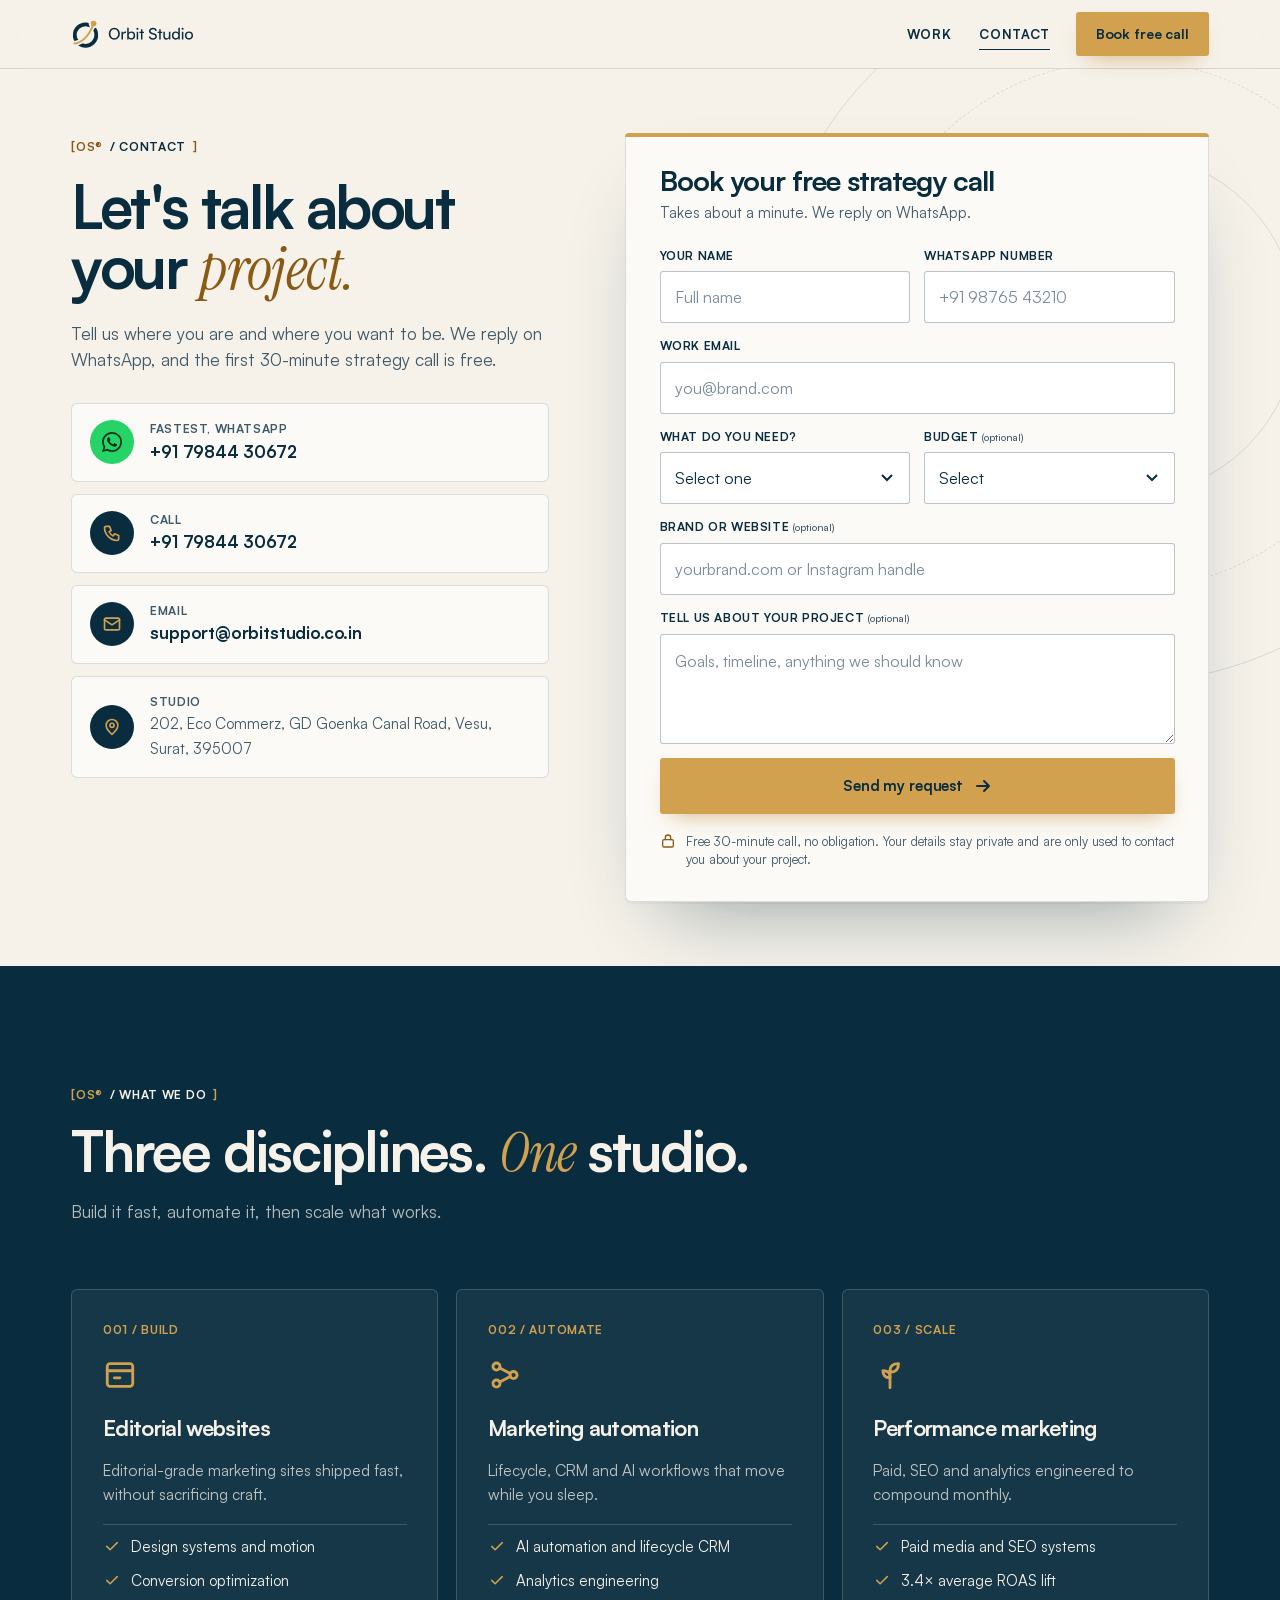
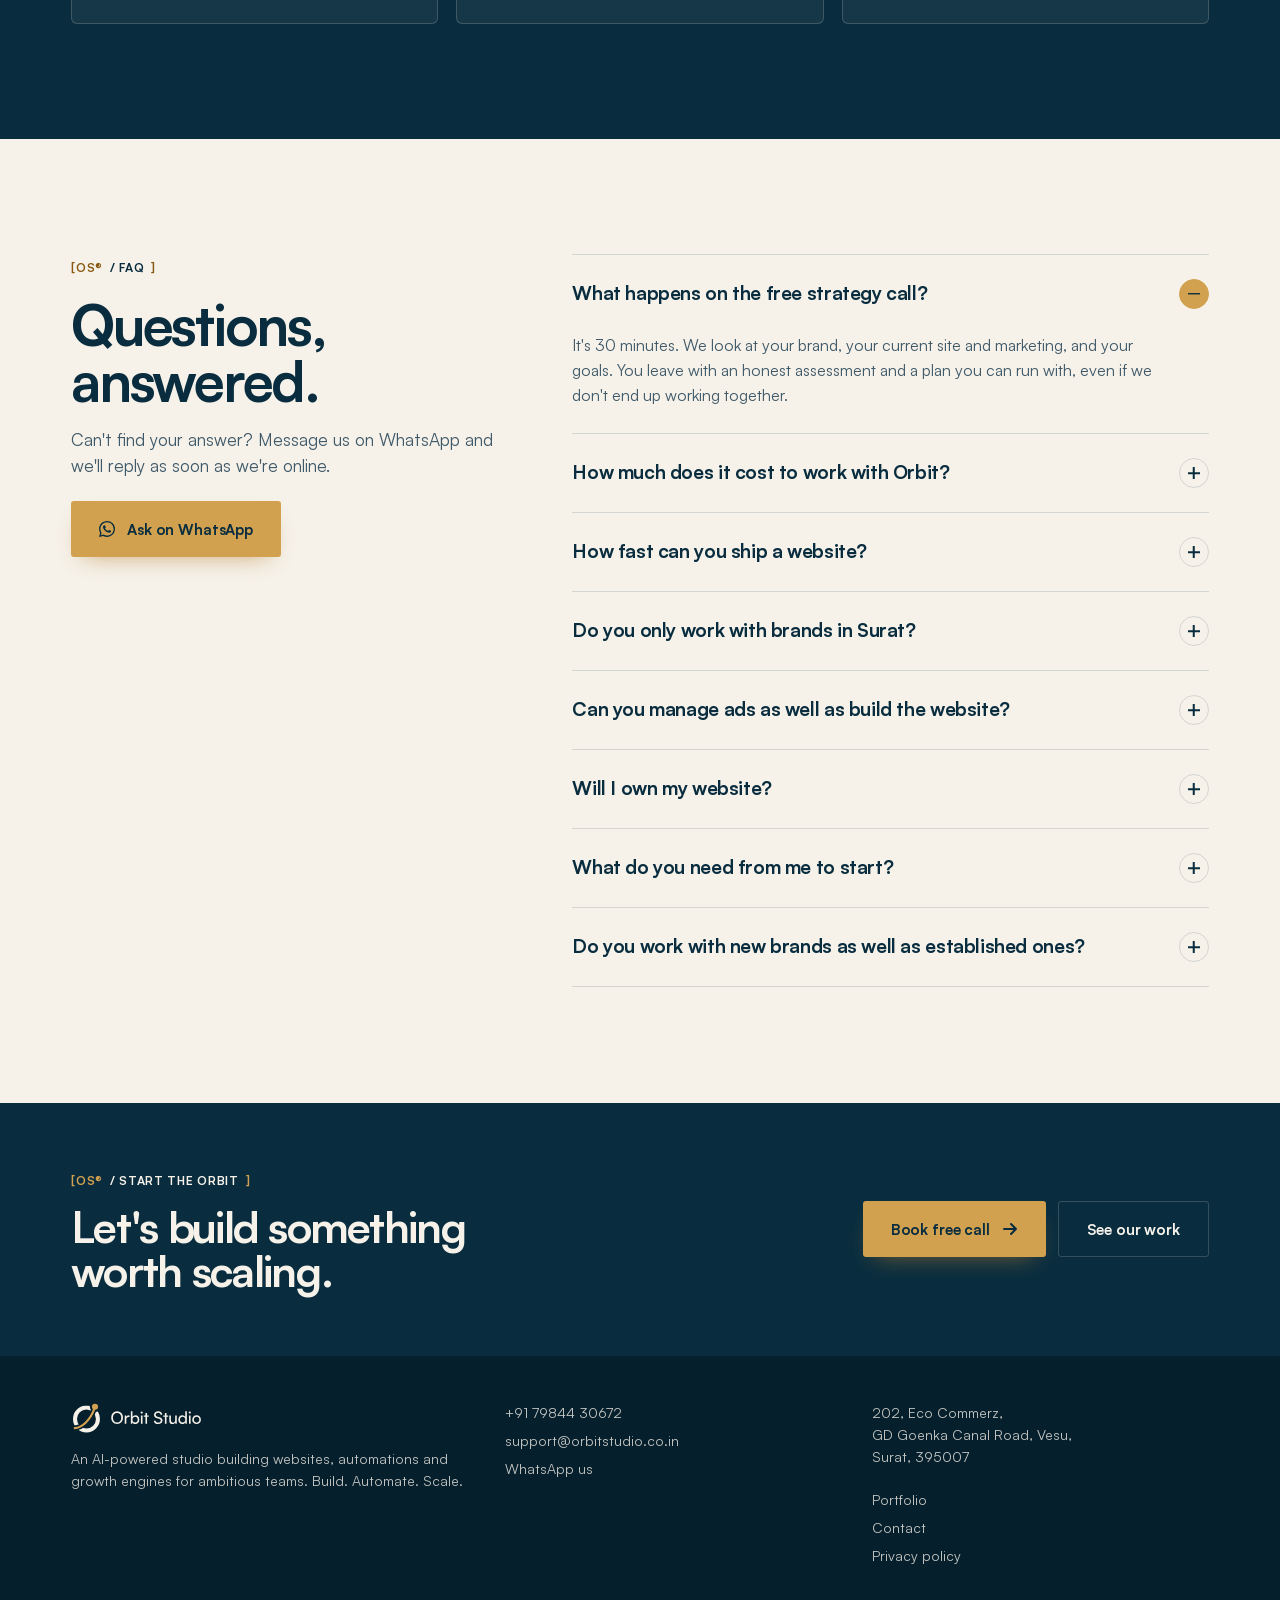
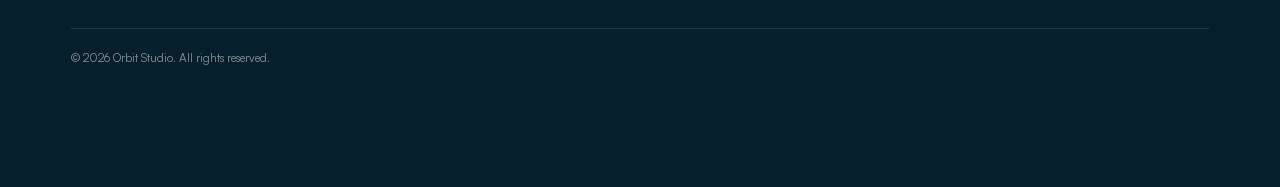
<file: contact/index.html>
<!doctype html>
<html lang="en">
<head>
<meta charset="utf-8">
<meta name="viewport" content="width=device-width,initial-scale=1">
<title>Contact | Let's Talk About Your Project | Orbit Studio</title>
<meta name="description" content="Book a free 30-minute strategy call with Orbit Studio. Websites, automation and performance marketing for ambitious brands. Surat and remote.">
<meta name="robots" content="noindex,follow">
<meta name="theme-color" content="#F6F2EA">
<link rel="icon" href="../assets/brand/favicon.svg" type="image/svg+xml">
<link rel="icon" href="../assets/brand/favicon-32.png" sizes="32x32">
<link rel="apple-touch-icon" href="../assets/brand/apple-touch-icon.png">
<meta property="og:type" content="website"><meta property="og:title" content="Contact | Let's Talk About Your Project | Orbit Studio"><meta property="og:description" content="Book a free 30-minute strategy call with Orbit Studio. Websites, automation and performance marketing for ambitious brands. Surat and remote.">
<meta property="og:image" content="https://orbitstudio.co.in/assets/brand/og-image.png">
<link rel="preload" href="../assets/fonts/satoshi-700.woff2" as="font" type="font/woff2" crossorigin>
<link rel="stylesheet" href="../start/style.css">
<script>document.documentElement.classList.add("js")</script>
</head>
<body>
<a class="skip" href="#main">Skip to content</a>
<header class="hdr"><div class="wrap in">
  <a href="https://orbitstudio.co.in/" aria-label="Orbit Studio"><img src="../assets/brand/orbit-logo-nav.svg" alt="Orbit Studio" width="124" height="30"></a>
  <div class="right"><nav aria-label="Primary"><a href="../portfolio/">Work</a><a href="../contact/" aria-current="page">Contact</a></nav><a class="btn" href="#form" data-cta="header">Book free call</a></div>
</div></header>
<main id="main">
<section class="hero" style="padding-bottom:clamp(40px,5vw,72px)">
  <div class="orbits" aria-hidden="true"><i></i><i></i><i></i><b></b><b class="two"></b></div>
  <div class="wrap cgrid" style="position:relative;z-index:1">
    <div class="cinfo">
      <span class="label"><span class="tag">[OS&reg;</span><span>/ Contact</span><span class="tag">]</span></span>
      <h1>Let's talk about your <span class="accent">project.</span></h1>
      <p class="lead">Tell us where you are and where you want to be. We reply on WhatsApp, and the first 30-minute strategy call is free.</p>
      <div class="methods">
        <a class="method wa" href="https://wa.me/917984430672?text=Hi%20Orbit%20Studio%2C%20I%27d%20like%20to%20talk%20about%20a%20project." target="_blank" rel="noopener" data-wa-click><span class="ic"><svg viewBox="0 0 24 24" fill="currentColor" aria-hidden="true"><path d="M20.52 3.48A11.9 11.9 0 0012.04 0C5.46 0 .1 5.35.1 11.93c0 2.1.55 4.15 1.6 5.96L0 24l6.28-1.65a11.9 11.9 0 005.76 1.47h.01c6.58 0 11.94-5.35 11.94-11.93 0-3.19-1.24-6.19-3.47-8.41zM12.05 21.8h-.01a9.9 9.9 0 01-5.04-1.38l-.36-.21-3.73.98 1-3.64-.24-.37a9.87 9.87 0 01-1.52-5.25c0-5.47 4.45-9.92 9.92-9.92 2.65 0 5.14 1.03 7.01 2.91a9.85 9.85 0 012.9 7.02c0 5.47-4.45 9.86-9.93 9.86zm5.44-7.43c-.3-.15-1.77-.87-2.04-.97-.27-.1-.47-.15-.67.15-.2.3-.77.97-.94 1.17-.17.2-.35.22-.65.07-.3-.15-1.26-.46-2.4-1.48-.89-.79-1.49-1.77-1.66-2.07-.17-.3-.02-.46.13-.61.14-.13.3-.35.45-.52.15-.17.2-.3.3-.5.1-.2.05-.37-.02-.52-.08-.15-.67-1.61-.92-2.2-.24-.58-.49-.5-.67-.51h-.57c-.2 0-.52.07-.8.37-.27.3-1.04 1.02-1.04 2.48 0 1.46 1.07 2.88 1.21 3.08.15.2 2.1 3.2 5.08 4.49.71.31 1.26.49 1.7.63.71.23 1.36.2 1.87.12.57-.09 1.77-.72 2.02-1.42.25-.7.25-1.29.17-1.42-.07-.12-.27-.2-.57-.35z"/></svg></span><span><small>Fastest, WhatsApp</small><b>+91 79844 30672</b></span></a>
        <a class="method" href="tel:+917984430672"><span class="ic"><svg viewBox="0 0 24 24" fill="none" stroke="currentColor" stroke-width="2" stroke-linecap="round" stroke-linejoin="round" aria-hidden="true"><path d="M5 4h4l2 5-2.5 1.5a11 11 0 005 5L15 13l5 2v4a2 2 0 01-2 2A16 16 0 013 6a2 2 0 012-2z"/></svg></span><span><small>Call</small><b>+91 79844 30672</b></span></a>
        <a class="method" href="mailto:support@orbitstudio.co.in"><span class="ic"><svg viewBox="0 0 24 24" fill="none" stroke="currentColor" stroke-width="2" stroke-linecap="round" stroke-linejoin="round" aria-hidden="true"><rect x="3" y="5" width="18" height="14" rx="2"/><path d="M3 7l9 6 9-6"/></svg></span><span><small>Email</small><b>support@orbitstudio.co.in</b></span></a>
        <div class="method"><span class="ic"><svg viewBox="0 0 24 24" fill="none" stroke="currentColor" stroke-width="2" stroke-linecap="round" stroke-linejoin="round" aria-hidden="true"><path d="M12 21s7-6.2 7-11a7 7 0 10-14 0c0 4.8 7 11 7 11z"/><circle cx="12" cy="10" r="2.5"/></svg></span><span><small>Studio</small><span class="addr">202, Eco Commerz, GD Goenka Canal Road, Vesu, Surat, 395007</span></span></div>
      </div>
    </div>
    <div id="form" class="rv"><div class="card" id="ccard">
  <div class="formhead"><h2>Book your free strategy call</h2><p class="sub">Takes about a minute. We reply on WhatsApp.</p></div>
  <form class="f lead-form" id="cform" novalidate data-src="c">
    <div class="row2">
      <div class="fld"><label for="cname">Your name</label><input id="cname" name="name" type="text" placeholder="Full name" required autocomplete="name"><span class="err">Please enter your name.</span></div>
      <div class="fld"><label for="cphone">WhatsApp number</label><input id="cphone" name="phone" type="tel" placeholder="+91 98765 43210" required inputmode="tel" autocomplete="tel"><span class="err">Enter a valid WhatsApp number.</span></div>
    </div>
    <div class="fld"><label for="cemail">Work email</label><input id="cemail" name="email" type="email" placeholder="you@brand.com" required autocomplete="email"><span class="err">Enter a valid email address.</span></div>
    <div class="row2">
      <div class="fld"><label for="csvc">What do you need?</label><select id="csvc" name="service" required><option value="">Select one</option><option>Website development</option><option>Marketing automation</option><option>Performance marketing</option><option>All three</option><option>Not sure yet</option></select><span class="err">Choose what you need.</span></div>
      <div class="fld"><label for="cbud">Budget <small>(optional)</small></label><select id="cbud" name="budget"><option value="">Select</option><option>Under ₹50,000</option><option>₹50,000 to ₹1.5 lakh</option><option>₹1.5 lakh to ₹5 lakh</option><option>Above ₹5 lakh</option><option>Not sure yet</option></select></div>
    </div>
    <div class="fld"><label for="cwebsite">Brand or website <small>(optional)</small></label><input id="cwebsite" name="website" type="text" placeholder="yourbrand.com or Instagram handle" inputmode="url" autocomplete="url"></div>
    <div class="fld"><label for="cmsg">Tell us about your project <small>(optional)</small></label><textarea id="cmsg" name="message" placeholder="Goals, timeline, anything we should know"></textarea></div>
    <input type="hidden" name="intent" value="strategy call">
    <div class="hp" aria-hidden="true"><label>Leave this empty<input type="text" name="company" tabindex="-1" autocomplete="off"></label></div><input type="hidden" name="utm_source"><input type="hidden" name="utm_medium"><input type="hidden" name="utm_campaign"><input type="hidden" name="utm_content"><input type="hidden" name="utm_term"><input type="hidden" name="fbclid"><input type="hidden" name="page_url"><input type="hidden" name="submitted_at">
    <div class="formerr" role="alert"></div>
    <button class="btn block" type="submit"><span>Send my request</span><svg viewBox="0 0 16 16" fill="none" stroke="currentColor" stroke-width="2" stroke-linecap="round" stroke-linejoin="round" aria-hidden="true"><path d="M2 8h12M9 3l5 5-5 5"/></svg></button>
    <p class="micro"><svg viewBox="0 0 24 24" fill="none" stroke="currentColor" stroke-width="2" stroke-linecap="round" stroke-linejoin="round" aria-hidden="true"><rect x="4" y="10" width="16" height="11" rx="2"/><path d="M8 10V7a4 4 0 018 0v3"/></svg><span>Free 30-minute call, no obligation. Your details stay private and are only used to contact you about your project.</span></p>
  </form>
  <div class="thanks" role="status" aria-live="polite" tabindex="-1">
    <div class="ok"><svg viewBox="0 0 24 24" fill="none" stroke="currentColor" stroke-width="2" stroke-linecap="round" stroke-linejoin="round" aria-hidden="true"><path d="M5 12.5l4.5 4.5L19 7.5"/></svg></div>
    <h2>Thanks, <span data-name>friend</span>. We've got your request.</h2>
    <p>WhatsApp should have opened with your details ready. Press Send and we'll reply from +91 79844 30672. If it didn't open, tap the button below.</p>
    <a class="btn block wa-btn" data-wa href="https://wa.me/917984430672" target="_blank" rel="noopener"><svg viewBox="0 0 24 24" fill="currentColor" aria-hidden="true"><path d="M20.52 3.48A11.9 11.9 0 0012.04 0C5.46 0 .1 5.35.1 11.93c0 2.1.55 4.15 1.6 5.96L0 24l6.28-1.65a11.9 11.9 0 005.76 1.47h.01c6.58 0 11.94-5.35 11.94-11.93 0-3.19-1.24-6.19-3.47-8.41zM12.05 21.8h-.01a9.9 9.9 0 01-5.04-1.38l-.36-.21-3.73.98 1-3.64-.24-.37a9.87 9.87 0 01-1.52-5.25c0-5.47 4.45-9.92 9.92-9.92 2.65 0 5.14 1.03 7.01 2.91a9.85 9.85 0 012.9 7.02c0 5.47-4.45 9.86-9.93 9.86zm5.44-7.43c-.3-.15-1.77-.87-2.04-.97-.27-.1-.47-.15-.67.15-.2.3-.77.97-.94 1.17-.17.2-.35.22-.65.07-.3-.15-1.26-.46-2.4-1.48-.89-.79-1.49-1.77-1.66-2.07-.17-.3-.02-.46.13-.61.14-.13.3-.35.45-.52.15-.17.2-.3.3-.5.1-.2.05-.37-.02-.52-.08-.15-.67-1.61-.92-2.2-.24-.58-.49-.5-.67-.51h-.57c-.2 0-.52.07-.8.37-.27.3-1.04 1.02-1.04 2.48 0 1.46 1.07 2.88 1.21 3.08.15.2 2.1 3.2 5.08 4.49.71.31 1.26.49 1.7.63.71.23 1.36.2 1.87.12.57-.09 1.77-.72 2.02-1.42.25-.7.25-1.29.17-1.42-.07-.12-.27-.2-.57-.35z"/></svg><span>Message us on WhatsApp</span></a>
  </div>
</div></div>
  </div>
</section>

<section class="sec dark"><div class="wrap">
  <div class="sec-head rv"><span class="label"><span class="tag">[OS&reg;</span><span>/ What we do</span><span class="tag">]</span></span><h2>Three disciplines. <span class="accent">One</span> studio.</h2><p class="lead">Build it fast, automate it, then scale what works.</p></div>
  <div class="dis3">
    <article class="disc rv"><span class="num">001 / Build</span><div class="ic" style="color:var(--gold);width:34px"><svg viewBox="0 0 24 24" fill="none" stroke="currentColor" stroke-width="2" stroke-linecap="round" stroke-linejoin="round" aria-hidden="true"><rect x="3" y="4" width="18" height="16" rx="2"/><path d="M3 9h18M8 14h4"/></svg></div><h3>Editorial websites</h3><p>Editorial-grade marketing sites shipped fast, without sacrificing craft.</p><ul><li><svg viewBox="0 0 24 24" fill="none" stroke="currentColor" stroke-width="2" stroke-linecap="round" stroke-linejoin="round" aria-hidden="true"><path d="M5 12.5l4.5 4.5L19 7.5"/></svg>Design systems and motion</li><li><svg viewBox="0 0 24 24" fill="none" stroke="currentColor" stroke-width="2" stroke-linecap="round" stroke-linejoin="round" aria-hidden="true"><path d="M5 12.5l4.5 4.5L19 7.5"/></svg>Conversion optimization</li></ul></article>
    <article class="disc rv" style="--d:.1s"><span class="num">002 / Automate</span><div class="ic" style="color:var(--gold);width:34px"><svg viewBox="0 0 24 24" fill="none" stroke="currentColor" stroke-width="2" stroke-linecap="round" stroke-linejoin="round" aria-hidden="true"><circle cx="6" cy="6" r="2.5"/><circle cx="18" cy="12" r="2.5"/><circle cx="6" cy="18" r="2.5"/><path d="M8.3 7l7.4 4M8.3 17l7.4-4"/></svg></div><h3>Marketing automation</h3><p>Lifecycle, CRM and AI workflows that move while you sleep.</p><ul><li><svg viewBox="0 0 24 24" fill="none" stroke="currentColor" stroke-width="2" stroke-linecap="round" stroke-linejoin="round" aria-hidden="true"><path d="M5 12.5l4.5 4.5L19 7.5"/></svg>AI automation and lifecycle CRM</li><li><svg viewBox="0 0 24 24" fill="none" stroke="currentColor" stroke-width="2" stroke-linecap="round" stroke-linejoin="round" aria-hidden="true"><path d="M5 12.5l4.5 4.5L19 7.5"/></svg>Analytics engineering</li></ul></article>
    <article class="disc rv" style="--d:.2s"><span class="num">003 / Scale</span><div class="ic" style="color:var(--gold);width:34px"><svg viewBox="0 0 24 24" fill="none" stroke="currentColor" stroke-width="2" stroke-linecap="round" stroke-linejoin="round" aria-hidden="true"><path d="M12 21V9"/><path d="M12 9c0-3 2-5 6-5 0 4-2 6-6 6M12 13c0-2.5-1.8-4-5-4 0 3.5 1.8 5 5 5"/></svg></div><h3>Performance marketing</h3><p>Paid, SEO and analytics engineered to compound monthly.</p><ul><li><svg viewBox="0 0 24 24" fill="none" stroke="currentColor" stroke-width="2" stroke-linecap="round" stroke-linejoin="round" aria-hidden="true"><path d="M5 12.5l4.5 4.5L19 7.5"/></svg>Paid media and SEO systems</li><li><svg viewBox="0 0 24 24" fill="none" stroke="currentColor" stroke-width="2" stroke-linecap="round" stroke-linejoin="round" aria-hidden="true"><path d="M5 12.5l4.5 4.5L19 7.5"/></svg>3.4&times; average ROAS lift</li></ul></article>
  </div>
</div></section>

<section class="sec"><div class="wrap faq2">
  <div class="stick rv"><span class="label"><span class="tag">[OS&reg;</span><span>/ FAQ</span><span class="tag">]</span></span><h2 style="margin-top:18px">Questions, answered.</h2><p class="lead">Can't find your answer? Message us on WhatsApp and we'll reply as soon as we're online.</p><p style="margin-top:22px"><a class="btn" href="https://wa.me/917984430672?text=Hi%20Orbit%20Studio%2C%20I%20have%20a%20question." target="_blank" rel="noopener" data-wa-click><svg viewBox="0 0 24 24" fill="currentColor" aria-hidden="true"><path d="M20.52 3.48A11.9 11.9 0 0012.04 0C5.46 0 .1 5.35.1 11.93c0 2.1.55 4.15 1.6 5.96L0 24l6.28-1.65a11.9 11.9 0 005.76 1.47h.01c6.58 0 11.94-5.35 11.94-11.93 0-3.19-1.24-6.19-3.47-8.41zM12.05 21.8h-.01a9.9 9.9 0 01-5.04-1.38l-.36-.21-3.73.98 1-3.64-.24-.37a9.87 9.87 0 01-1.52-5.25c0-5.47 4.45-9.92 9.92-9.92 2.65 0 5.14 1.03 7.01 2.91a9.85 9.85 0 012.9 7.02c0 5.47-4.45 9.86-9.93 9.86zm5.44-7.43c-.3-.15-1.77-.87-2.04-.97-.27-.1-.47-.15-.67.15-.2.3-.77.97-.94 1.17-.17.2-.35.22-.65.07-.3-.15-1.26-.46-2.4-1.48-.89-.79-1.49-1.77-1.66-2.07-.17-.3-.02-.46.13-.61.14-.13.3-.35.45-.52.15-.17.2-.3.3-.5.1-.2.05-.37-.02-.52-.08-.15-.67-1.61-.92-2.2-.24-.58-.49-.5-.67-.51h-.57c-.2 0-.52.07-.8.37-.27.3-1.04 1.02-1.04 2.48 0 1.46 1.07 2.88 1.21 3.08.15.2 2.1 3.2 5.08 4.49.71.31 1.26.49 1.7.63.71.23 1.36.2 1.87.12.57-.09 1.77-.72 2.02-1.42.25-.7.25-1.29.17-1.42-.07-.12-.27-.2-.57-.35z"/></svg>Ask on WhatsApp</a></p></div>
  <div class="faq rv"><details open><summary>What happens on the free strategy call?<i></i></summary><div class="a">It's 30 minutes. We look at your brand, your current site and marketing, and your goals. You leave with an honest assessment and a plan you can run with, even if we don't end up working together.</div></details>
<details><summary>How much does it cost to work with Orbit?<i></i></summary><div class="a">It depends on what you need: a website, automation, performance marketing, or all three. We share a clear scope and price after the call, so you know exactly what you are paying for before anything starts.</div></details>
<details><summary>How fast can you ship a website?<i></i></summary><div class="a">We work in short sprints. Production-ready sites, automations and tracking are shipped in days, not months. The exact timeline depends on the scope and how quickly content and decisions come in.</div></details>
<details><summary>Do you only work with brands in Surat?<i></i></summary><div class="a">No. The studio is based in Surat, and we work with brands remotely over calls and WhatsApp.</div></details>
<details><summary>Can you manage ads as well as build the website?<i></i></summary><div class="a">Yes, that is the point. The site, the automation and the paid and SEO work are built as one system, so the data from each improves the others.</div></details>
<details><summary>Will I own my website?<i></i></summary><div class="a">You should always own what you pay for. We will confirm ownership, hosting and handover terms in writing before the project starts.</div></details>
<details><summary>What do you need from me to start?<i></i></summary><div class="a">A short brief of your goals, your brand assets if you have them, and 30 minutes for the first call. We handle the rest in short, clear sprints.</div></details>
<details><summary>Do you work with new brands as well as established ones?<i></i></summary><div class="a">Yes. We work with ambitious brands at different stages, from first launch to scaling what already works. The first call tells us where you are and what to do first.</div></details>
</div>
</div></section>

<section class="cta-strip dark"><div class="wrap in">
  <div><span class="label"><span class="tag">[OS&reg;</span><span>/ Start the orbit</span><span class="tag">]</span></span><h2 style="margin-top:14px">Let's build something worth scaling.</h2></div>
  <div class="acts"><a class="btn" href="#form" data-cta="contact-strip">Book free call <svg viewBox="0 0 16 16" fill="none" stroke="currentColor" stroke-width="2" stroke-linecap="round" stroke-linejoin="round" aria-hidden="true"><path d="M2 8h12M9 3l5 5-5 5"/></svg></a><a class="btn ghost" href="../portfolio/">See our work</a></div>
</div></section>
</main>
<footer class="ftr"><div class="wrap in">
  <div><img src="../assets/brand/orbit-logo-nav-reversed.svg" alt="Orbit Studio" width="130" height="32"><p>An AI-powered studio building websites, automations and growth engines for ambitious teams. Build. Automate. Scale.</p></div>
  <div><a href="tel:+917984430672">+91 79844 30672</a><a href="mailto:support@orbitstudio.co.in">support@orbitstudio.co.in</a><a href="https://wa.me/917984430672" target="_blank" rel="noopener">WhatsApp us</a></div>
  <div><span>202, Eco Commerz,<br>GD Goenka Canal Road, Vesu,<br>Surat, 395007</span><br><br><a href="../portfolio/">Portfolio</a><a href="../contact/">Contact</a><a href="../start/privacy.html">Privacy policy</a></div>
  <small>&copy; 2026 Orbit Studio. All rights reserved.</small>
</div></footer>
<div class="sticky" id="sticky"><a class="btn wa" href="https://wa.me/917984430672?text=Hi%20Orbit%20Studio%2C%20I%27d%20like%20to%20talk%20about%20a%20project." target="_blank" rel="noopener" aria-label="Chat on WhatsApp" data-wa-click><svg viewBox="0 0 24 24" fill="currentColor" aria-hidden="true"><path d="M20.52 3.48A11.9 11.9 0 0012.04 0C5.46 0 .1 5.35.1 11.93c0 2.1.55 4.15 1.6 5.96L0 24l6.28-1.65a11.9 11.9 0 005.76 1.47h.01c6.58 0 11.94-5.35 11.94-11.93 0-3.19-1.24-6.19-3.47-8.41zM12.05 21.8h-.01a9.9 9.9 0 01-5.04-1.38l-.36-.21-3.73.98 1-3.64-.24-.37a9.87 9.87 0 01-1.52-5.25c0-5.47 4.45-9.92 9.92-9.92 2.65 0 5.14 1.03 7.01 2.91a9.85 9.85 0 012.9 7.02c0 5.47-4.45 9.86-9.93 9.86zm5.44-7.43c-.3-.15-1.77-.87-2.04-.97-.27-.1-.47-.15-.67.15-.2.3-.77.97-.94 1.17-.17.2-.35.22-.65.07-.3-.15-1.26-.46-2.4-1.48-.89-.79-1.49-1.77-1.66-2.07-.17-.3-.02-.46.13-.61.14-.13.3-.35.45-.52.15-.17.2-.3.3-.5.1-.2.05-.37-.02-.52-.08-.15-.67-1.61-.92-2.2-.24-.58-.49-.5-.67-.51h-.57c-.2 0-.52.07-.8.37-.27.3-1.04 1.02-1.04 2.48 0 1.46 1.07 2.88 1.21 3.08.15.2 2.1 3.2 5.08 4.49.71.31 1.26.49 1.7.63.71.23 1.36.2 1.87.12.57-.09 1.77-.72 2.02-1.42.25-.7.25-1.29.17-1.42-.07-.12-.27-.2-.57-.35z"/></svg></a><a class="btn" href="#form" data-cta="sticky">Book free call <svg viewBox="0 0 16 16" fill="none" stroke="currentColor" stroke-width="2" stroke-linecap="round" stroke-linejoin="round" aria-hidden="true"><path d="M2 8h12M9 3l5 5-5 5"/></svg></a></div>
<script src="../start/main.js"></script>
</body>
</html>
</file>
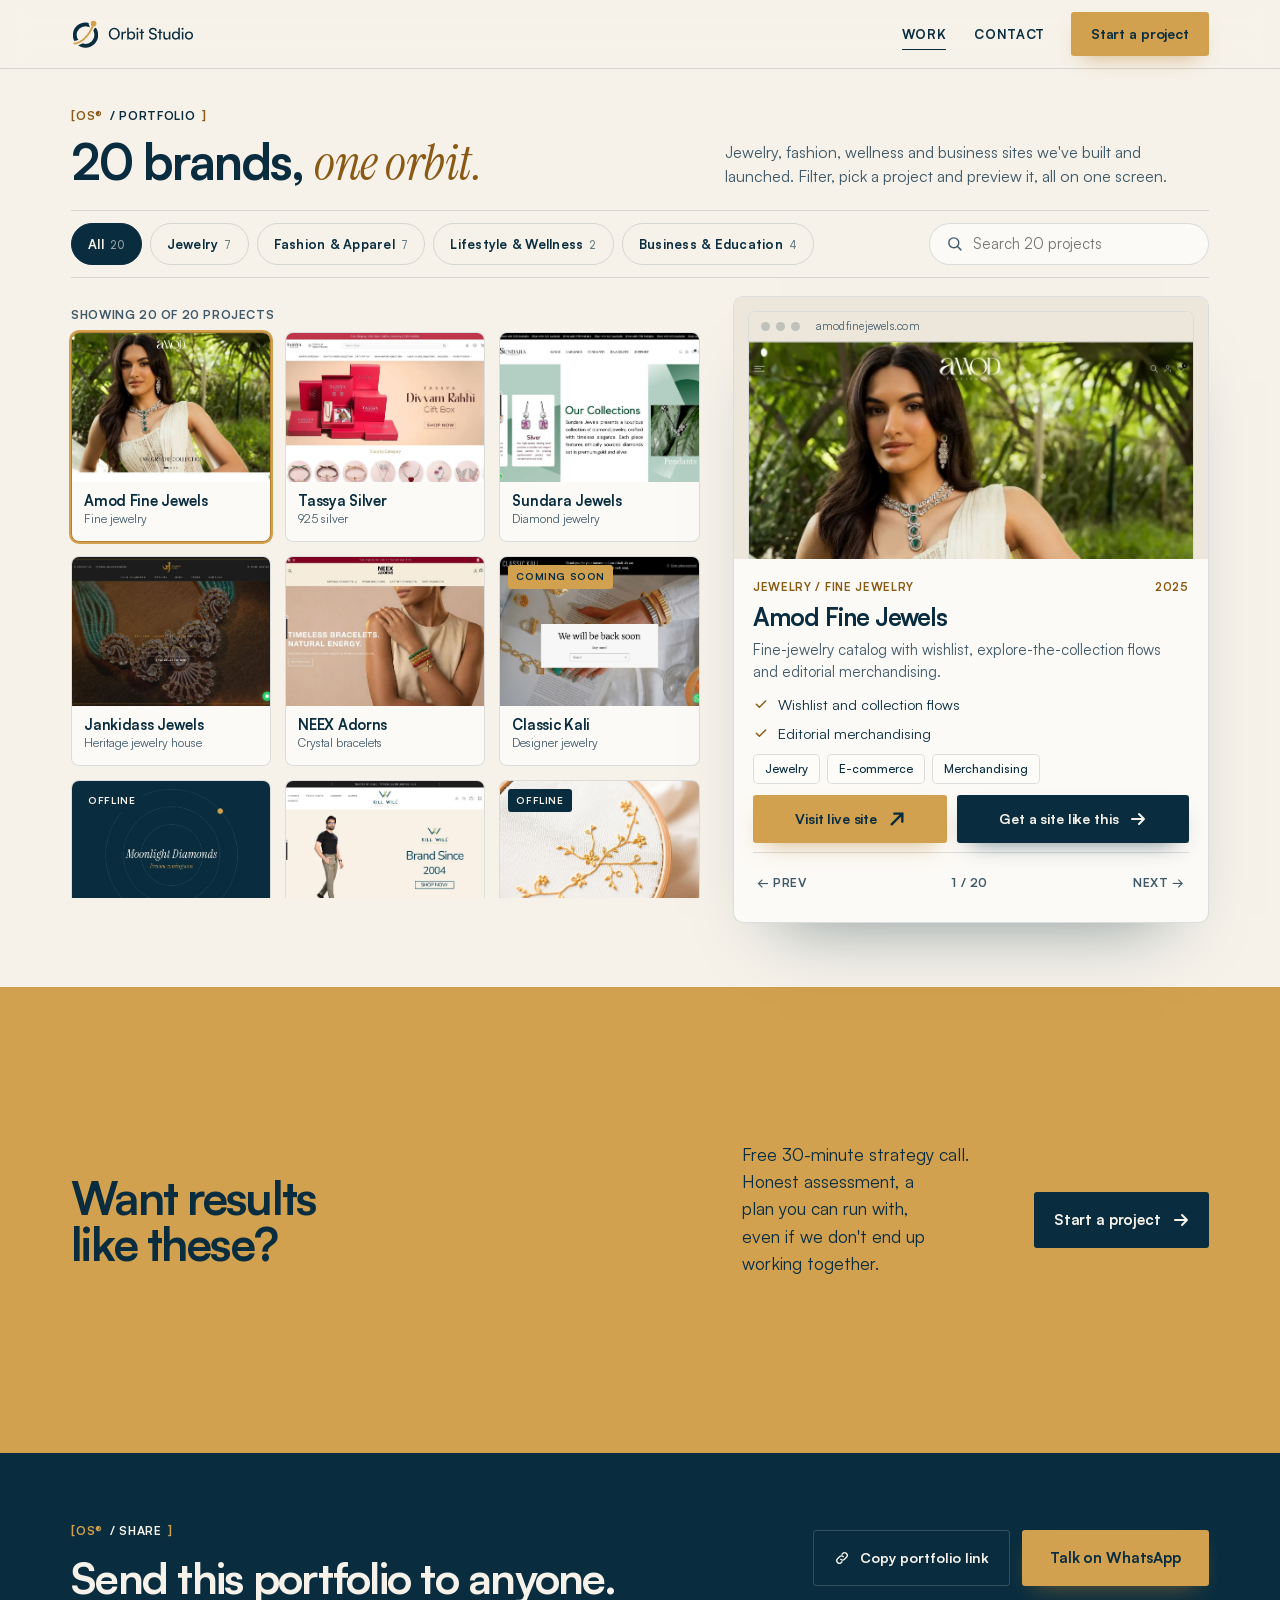
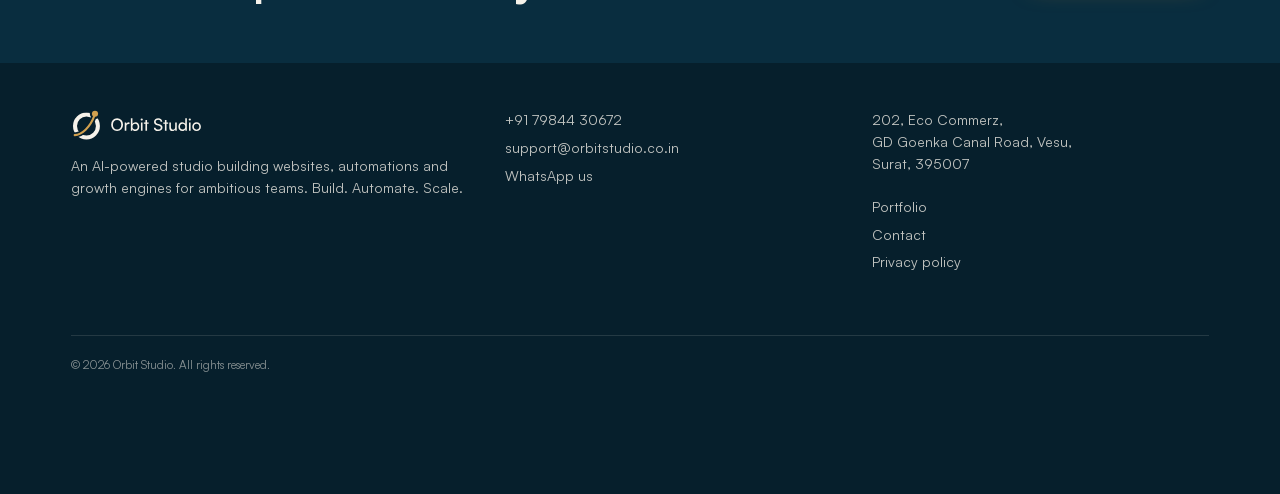
<file: portfolio/index.html>
<!doctype html>
<html lang="en">
<head>
<meta charset="utf-8">
<meta name="viewport" content="width=device-width,initial-scale=1">
<title>Portfolio | 20 Brands Orbit Studio Has Put Into Orbit</title>
<meta name="description" content="20 live brand websites by Orbit Studio across jewelry, fashion, lifestyle and business. Filter, preview and visit every project.">
<meta name="robots" content="noindex,follow">
<meta name="theme-color" content="#F6F2EA">
<link rel="icon" href="../assets/brand/favicon.svg" type="image/svg+xml">
<link rel="icon" href="../assets/brand/favicon-32.png" sizes="32x32">
<link rel="apple-touch-icon" href="../assets/brand/apple-touch-icon.png">
<meta property="og:type" content="website"><meta property="og:title" content="Portfolio | 20 Brands Orbit Studio Has Put Into Orbit"><meta property="og:description" content="20 live brand websites by Orbit Studio across jewelry, fashion, lifestyle and business. Filter, preview and visit every project.">
<meta property="og:image" content="https://orbitstudio.co.in/assets/brand/og-image.png">
<link rel="preload" href="../assets/fonts/satoshi-700.woff2" as="font" type="font/woff2" crossorigin>
<link rel="stylesheet" href="../start/style.css">
<script>document.documentElement.classList.add("js")</script>
</head>
<body>
<a class="skip" href="#main">Skip to content</a>
<header class="hdr"><div class="wrap in">
  <a href="https://orbitstudio.co.in/" aria-label="Orbit Studio"><img src="../assets/brand/orbit-logo-nav.svg" alt="Orbit Studio" width="124" height="30"></a>
  <div class="right"><nav aria-label="Primary"><a href="../portfolio/" aria-current="page">Work</a><a href="../contact/">Contact</a></nav><a class="btn" href="../contact/#form" data-cta="header">Start a project</a></div>
</div></header>
<main id="main">
<section class="pf-hero"><div class="wrap">
  <div class="pf-top"><div><span class="label"><span class="tag">[OS&reg;</span><span>/ Portfolio</span><span class="tag">]</span></span>
  <h1>20 brands, <span class="accent">one orbit.</span></h1></div>
  <p class="lead">Jewelry, fashion, wellness and business sites we've built and launched. Filter, pick a project and preview it, all on one screen.</p></div>
  <div class="pf-bar"><div class="pf-chips" role="group" aria-label="Filter projects"><button class="pf-chip" type="button" data-f="all" aria-pressed="true">All<small>20</small></button><button class="pf-chip" type="button" data-f="jewelry" aria-pressed="false">Jewelry<small>7</small></button><button class="pf-chip" type="button" data-f="fashion" aria-pressed="false">Fashion &amp; Apparel<small>7</small></button><button class="pf-chip" type="button" data-f="lifestyle" aria-pressed="false">Lifestyle &amp; Wellness<small>2</small></button><button class="pf-chip" type="button" data-f="business" aria-pressed="false">Business &amp; Education<small>4</small></button></div>
  <label class="pf-search"><span class="sr">Search projects</span><svg viewBox="0 0 24 24" fill="none" stroke="currentColor" stroke-width="2" stroke-linecap="round" aria-hidden="true"><circle cx="11" cy="11" r="7"/><path d="M21 21l-4.3-4.3"/></svg><input id="pfq" type="search" placeholder="Search 20 projects" autocomplete="off"></label></div>
</div></section>
<section class="pf-stage"><div class="wrap pf-wrap">
  <div class="pf-list"><p class="pf-count" id="pfcount" aria-live="polite">Showing 20 of 20 projects</p>
  <ul class="pf-grid" id="pfgrid">
<li><button type="button" class="pf-card on" data-i="0" data-cat="jewelry" data-name="amod fine jewels" data-tags="fine jewelry jewelry e-commerce merchandising" aria-pressed="true"><span class="pf-im"><img src="../assets/portfolio/amodfinejewels.jpg" alt="Amod Fine Jewels website preview" width="960" height="675" loading="eager" decoding="async"></span><span class="pf-meta"><b>Amod Fine Jewels</b><small>Fine jewelry</small></span></button></li>
<li><button type="button" class="pf-card" data-i="1" data-cat="jewelry" data-name="tassya silver" data-tags="925 silver jewelry 925 silver pdp" aria-pressed="false"><span class="pf-im"><img src="../assets/portfolio/tassyasilver.jpg" alt="Tassya Silver website preview" width="960" height="675" loading="eager" decoding="async"></span><span class="pf-meta"><b>Tassya Silver</b><small>925 silver</small></span></button></li>
<li><button type="button" class="pf-card" data-i="2" data-cat="jewelry" data-name="sundara jewels" data-tags="diamond jewelry jewelry e-commerce" aria-pressed="false"><span class="pf-im"><img src="../assets/portfolio/sundarajewels.jpg" alt="Sundara Jewels website preview" width="960" height="675" loading="eager" decoding="async"></span><span class="pf-meta"><b>Sundara Jewels</b><small>Diamond jewelry</small></span></button></li>
<li><button type="button" class="pf-card" data-i="3" data-cat="jewelry" data-name="jankidass jewels" data-tags="heritage jewelry house jewelry heritage brand bridal" aria-pressed="false"><span class="pf-im"><img src="../assets/portfolio/jankidassjewels.jpg" alt="Jankidass Jewels website preview" width="960" height="675" loading="eager" decoding="async"></span><span class="pf-meta"><b>Jankidass Jewels</b><small>Heritage jewelry house</small></span></button></li>
<li><button type="button" class="pf-card" data-i="4" data-cat="jewelry" data-name="neex adorns" data-tags="crystal bracelets jewelry e-commerce" aria-pressed="false"><span class="pf-im"><img src="../assets/portfolio/neexadorns.jpg" alt="NEEX Adorns website preview" width="960" height="675" loading="eager" decoding="async"></span><span class="pf-meta"><b>NEEX Adorns</b><small>Crystal bracelets</small></span></button></li>
<li><button type="button" class="pf-card" data-i="5" data-cat="jewelry" data-name="classic kali" data-tags="designer jewelry jewelry launch page" aria-pressed="false"><span class="pf-im"><img src="../assets/portfolio/classickali.jpg" alt="Classic Kali website preview" width="960" height="675" loading="eager" decoding="async"><span class="pf-b soon">Coming soon</span></span><span class="pf-meta"><b>Classic Kali</b><small>Designer jewelry</small></span></button></li>
<li><button type="button" class="pf-card" data-i="6" data-cat="jewelry" data-name="moonlight diamonds" data-tags="diamond jewelry jewelry" aria-pressed="false"><span class="pf-im"><img src="../assets/portfolio/moonlightdiamonds.jpg" alt="Moonlight Diamonds website preview" width="960" height="675" loading="lazy" decoding="async"><span class="pf-b off">Offline</span></span><span class="pf-meta"><b>Moonlight Diamonds</b><small>Diamond jewelry</small></span></button></li>
<li><button type="button" class="pf-card" data-i="7" data-cat="fashion" data-name="kill will india" data-tags="streetwear streetwear conversion launch" aria-pressed="false"><span class="pf-im"><img src="../assets/portfolio/killwillindia.jpg" alt="Kill Will India website preview" width="960" height="675" loading="lazy" decoding="async"></span><span class="pf-meta"><b>Kill Will India</b><small>Streetwear</small></span></button></li>
<li><button type="button" class="pf-card" data-i="8" data-cat="fashion" data-name="embro diaries" data-tags="custom embroidery apparel embroidery lifecycle crm" aria-pressed="false"><span class="pf-im"><img src="../assets/portfolio/embrodiaries.jpg" alt="Embro Diaries website preview" width="960" height="675" loading="lazy" decoding="async"><span class="pf-b off">Offline</span></span><span class="pf-meta"><b>Embro Diaries</b><small>Custom embroidery</small></span></button></li>
<li><button type="button" class="pf-card" data-i="9" data-cat="fashion" data-name="rhytara" data-tags="wearable art fashion brand story e-commerce" aria-pressed="false"><span class="pf-im"><img src="../assets/portfolio/rhytara.jpg" alt="Rhytara website preview" width="960" height="675" loading="lazy" decoding="async"></span><span class="pf-meta"><b>Rhytara</b><small>Wearable art</small></span></button></li>
<li><button type="button" class="pf-card" data-i="10" data-cat="fashion" data-name="ashoka sarees" data-tags="sarees sarees e-commerce" aria-pressed="false"><span class="pf-im"><img src="../assets/portfolio/ashokasurat.jpg" alt="Ashoka Sarees website preview" width="960" height="675" loading="lazy" decoding="async"></span><span class="pf-meta"><b>Ashoka Sarees</b><small>Sarees</small></span></button></li>
<li><button type="button" class="pf-card" data-i="11" data-cat="fashion" data-name="umildo" data-tags="family apparel apparel e-commerce" aria-pressed="false"><span class="pf-im"><img src="../assets/portfolio/umildo.jpg" alt="Umildo website preview" width="960" height="675" loading="lazy" decoding="async"></span><span class="pf-meta"><b>Umildo</b><small>Family apparel</small></span></button></li>
<li><button type="button" class="pf-card" data-i="12" data-cat="fashion" data-name="digital kapda" data-tags="digital-print fabric fabric e-commerce" aria-pressed="false"><span class="pf-im"><img src="../assets/portfolio/digitalkapda.jpg" alt="Digital Kapda website preview" width="960" height="675" loading="lazy" decoding="async"></span><span class="pf-meta"><b>Digital Kapda</b><small>Digital-print fabric</small></span></button></li>
<li><button type="button" class="pf-card" data-i="13" data-cat="fashion" data-name="tickling toe" data-tags="kids fashion kids apparel e-commerce" aria-pressed="false"><span class="pf-im"><img src="../assets/portfolio/ticklingtoe.jpg" alt="Tickling Toe website preview" width="960" height="675" loading="lazy" decoding="async"></span><span class="pf-meta"><b>Tickling Toe</b><small>Kids fashion</small></span></button></li>
<li><button type="button" class="pf-card" data-i="14" data-cat="lifestyle" data-name="tatva krti" data-tags="wellness essentials dtc essentials catalog" aria-pressed="false"><span class="pf-im"><img src="../assets/portfolio/tatvakrti.jpg" alt="Tatva Krti website preview" width="960" height="675" loading="lazy" decoding="async"></span><span class="pf-meta"><b>Tatva Krti</b><small>Wellness essentials</small></span></button></li>
<li><button type="button" class="pf-card" data-i="15" data-cat="lifestyle" data-name="masaé" data-tags="incense incense e-commerce brand story" aria-pressed="false"><span class="pf-im"><img src="../assets/portfolio/masae.jpg" alt="MASAÉ website preview" width="960" height="675" loading="lazy" decoding="async"></span><span class="pf-meta"><b>MASAÉ</b><small>Incense</small></span></button></li>
<li><button type="button" class="pf-card" data-i="16" data-cat="business" data-name="sakaar group" data-tags="conglomerate corporate real estate" aria-pressed="false"><span class="pf-im"><img src="../assets/portfolio/sakaarcorporation.jpg" alt="Sakaar Group website preview" width="960" height="675" loading="lazy" decoding="async"></span><span class="pf-meta"><b>Sakaar Group</b><small>Conglomerate</small></span></button></li>
<li><button type="button" class="pf-card" data-i="17" data-cat="business" data-name="dr india" data-tags="industrial coatings corporate industrial" aria-pressed="false"><span class="pf-im"><img src="../assets/portfolio/thedrindia.jpg" alt="dR India website preview" width="960" height="675" loading="lazy" decoding="async"></span><span class="pf-meta"><b>dR India</b><small>Industrial coatings</small></span></button></li>
<li><button type="button" class="pf-card" data-i="18" data-cat="business" data-name="national council of design" data-tags="design education education certification" aria-pressed="false"><span class="pf-im"><img src="../assets/portfolio/ncdindia.jpg" alt="National Council of Design website preview" width="960" height="675" loading="lazy" decoding="async"></span><span class="pf-meta"><b>National Council of Design</b><small>Design education</small></span></button></li>
<li><button type="button" class="pf-card" data-i="19" data-cat="business" data-name="rishit bhalja" data-tags="personal brand personal brand" aria-pressed="false"><span class="pf-im"><img src="../assets/portfolio/rishitbhalja.jpg" alt="Rishit Bhalja website preview" width="960" height="675" loading="lazy" decoding="async"><span class="pf-b off">Offline</span></span><span class="pf-meta"><b>Rishit Bhalja</b><small>Personal brand</small></span></button></li>
  </ul><p class="pf-empty" id="pfempty" hidden>No projects match. <button type="button" id="pfreset" class="link">Clear filters</button></p></div>
  <aside class="pf-panel" id="pfpanel" aria-live="polite" aria-label="Project preview">
    <div class="pf-pv"><div class="bwin"><div class="bar"><i></i><i></i><i></i><span id="pfurl"></span></div><a id="pfimglink" href="#" target="_blank" rel="noopener"><img id="pfimg" alt="" width="960" height="675"></a></div></div>
    <div class="pf-info"><div class="pf-kv"><span id="pfcat"></span><span id="pfyear"></span></div>
    <h2 id="pfname"></h2><p id="pfdesc" class="pf-desc"></p><ul id="pfhl" class="pf-hl"></ul><div id="pfchips" class="pf-tags"></div>
    <div class="pf-act"><a id="pfvisit" class="btn" href="#" target="_blank" rel="noopener">Visit live site <svg viewBox="0 0 12 12" fill="none" stroke="currentColor" stroke-width="1.8" stroke-linecap="round" aria-hidden="true" width="12" height="12"><path d="M2 10L10 2M4 2h6v6"/></svg></a><a class="btn navy" href="../contact/#form" data-cta="portfolio-panel">Get a site like this <svg viewBox="0 0 16 16" fill="none" stroke="currentColor" stroke-width="2" stroke-linecap="round" stroke-linejoin="round" aria-hidden="true"><path d="M2 8h12M9 3l5 5-5 5"/></svg></a></div>
    <div class="pf-nav"><button type="button" id="pfprev" aria-label="Previous project">&larr; Prev</button><span id="pfpos"></span><button type="button" id="pfnext" aria-label="Next project">Next &rarr;</button></div></div>
  </aside>
</div></section>
<div class="pf-sheet" id="pfsheet" hidden><div class="pf-sheet-in" role="dialog" aria-modal="true" aria-label="Project details"><button type="button" class="pf-x" id="pfclose" aria-label="Close">&times;</button><div id="pfsheetbody"></div></div></div>
<section class="band"><div class="wrap in">
  <h2 class="rv">Want results like these?</h2>
  <div class="rv" style="--d:.1s"><p>Free 30-minute strategy call. Honest assessment, a plan you can run with, even if we don't end up working together.</p><a class="btn" href="../contact/#form" data-cta="portfolio-band">Start a project <svg viewBox="0 0 16 16" fill="none" stroke="currentColor" stroke-width="2" stroke-linecap="round" stroke-linejoin="round" aria-hidden="true"><path d="M2 8h12M9 3l5 5-5 5"/></svg></a></div>
</div></section>
<section class="cta-strip dark"><div class="wrap in">
  <div><span class="label"><span class="tag">[OS&reg;</span><span>/ Share</span><span class="tag">]</span></span><h2 style="margin-top:14px">Send this portfolio to anyone.</h2></div>
  <div class="acts"><button class="share" type="button" data-copy><svg viewBox="0 0 24 24" fill="none" stroke="currentColor" stroke-width="2" stroke-linecap="round" stroke-linejoin="round" aria-hidden="true"><path d="M10 14a4 4 0 005.7 0l3-3a4 4 0 00-5.7-5.7l-1 1"/><path d="M14 10a4 4 0 00-5.7 0l-3 3A4 4 0 0011 18.7l1-1"/></svg><span>Copy portfolio link</span></button><a class="btn" href="https://wa.me/917984430672?text=Hi%20Orbit%20Studio%2C%20I%27ve%20seen%20your%20portfolio%20and%20would%20like%20to%20talk." target="_blank" rel="noopener">Talk on WhatsApp</a></div>
</div></section>
</main>
<script>window.PF=[{"k": "amodfinejewels", "n": "Amod Fine Jewels", "u": "https://amodfinejewels.com/", "c": "Jewelry", "t": "Fine jewelry", "d": "Fine-jewelry catalog with wishlist, explore-the-collection flows and editorial merchandising.", "h": ["Wishlist and collection flows", "Editorial merchandising"], "ch": ["Jewelry", "E-commerce", "Merchandising"], "y": "2025", "s": "", "i": 1}, {"k": "tassyasilver", "n": "Tassya Silver", "u": "https://tassyasilver.com/", "c": "Jewelry", "t": "925 silver", "d": "925 silver jewelry commerce with a refined collection catalog and conversion-led product pages.", "h": ["Refined collection catalog", "Conversion-led product pages"], "ch": ["Jewelry", "925 Silver", "PDP"], "y": "2024", "s": "", "i": 2}, {"k": "sundarajewels", "n": "Sundara Jewels", "u": "https://sundarajewels.in/", "c": "Jewelry", "t": "Diamond jewelry", "d": "Diamond jewellery store in gold and silver, organised into rings, earrings, pendants and bracelets.", "h": ["Category pages for every jewelry type", "Sign-up offer to capture visitors"], "ch": ["Jewelry", "E-commerce"], "y": "", "s": "", "i": 3}, {"k": "jankidassjewels", "n": "Jankidass Jewels", "u": "https://jankidassjewels.com/", "c": "Jewelry", "t": "Heritage jewelry house", "d": "Premium Indian jewellery house, established in 1859, showing Polki, Kundan, diamond and gold collections with a bridal range.", "h": ["Book-an-appointment and store locator", "Bridal and collection storytelling"], "ch": ["Jewelry", "Heritage brand", "Bridal"], "y": "", "s": "", "i": 4}, {"k": "neexadorns", "n": "NEEX Adorns", "u": "https://neexadorns.ca/", "c": "Jewelry", "t": "Crystal bracelets", "d": "Bracelet store with crystal, wood, leather and rope ranges, including signature and limited-edition collections.", "h": ["Range-based navigation", "Signature and limited-edition collections"], "ch": ["Jewelry", "E-commerce"], "y": "", "s": "", "i": 5}, {"k": "classickali", "n": "Classic Kali", "u": "https://classickali.com/", "c": "Jewelry", "t": "Designer jewelry", "d": "Designer jewelry brand with dainty, detailed pieces, shipping worldwide. Currently in coming-soon mode while the collection is updated.", "h": ["Brand-led coming-soon page", "Email capture while the store is updated"], "ch": ["Jewelry", "Launch page"], "y": "", "s": "soon", "i": 6}, {"k": "moonlightdiamonds", "n": "Moonlight Diamonds", "u": "https://moonlightdiamonds.in/", "c": "Jewelry", "t": "Diamond jewelry", "d": "Diamond jewelry brand website. The live site is currently offline, so a preview isn't available yet.", "h": ["Brand website for a diamond jeweler"], "ch": ["Jewelry"], "y": "", "s": "offline", "i": 7}, {"k": "killwillindia", "n": "Kill Will India", "u": "https://killwillindia.com/", "c": "Fashion & Apparel", "t": "Streetwear", "d": "Streetwear store with a spin-to-win conversion engine and high-velocity launch cadence.", "h": ["Spin-to-win conversion engine", "T-shirts, track pants, joggers and shorts ranges"], "ch": ["Streetwear", "Conversion", "Launch"], "y": "2025", "s": "", "i": 8}, {"k": "embrodiaries", "n": "Embro Diaries", "u": "https://embrodiaries.com/", "c": "Fashion & Apparel", "t": "Custom embroidery", "d": "Custom-embroidery commerce with a product configurator and lifecycle email flows. The store is paused right now.", "h": ["Custom product configurator", "Lifecycle email flows"], "ch": ["Apparel", "Embroidery", "Lifecycle CRM"], "y": "2025", "s": "offline", "i": 9}, {"k": "rhytara", "n": "Rhytara", "u": "https://rhytara.com/", "c": "Fashion & Apparel", "t": "Wearable art", "d": "Wearable-art label built from original paintings, with collections, featured pieces and gift cards.", "h": ["Collections and featured pages", "Gift cards and shop"], "ch": ["Fashion", "Brand story", "E-commerce"], "y": "", "s": "", "i": 10}, {"k": "ashokasurat", "n": "Ashoka Sarees", "u": "https://ashokasurat.com/", "c": "Fashion & Apparel", "t": "Sarees", "d": "Saree and ethnic-wear store with best sellers, new arrivals and curated collections.", "h": ["Best sellers and new arrivals", "Collection-led navigation"], "ch": ["Sarees", "E-commerce"], "y": "", "s": "", "i": 11}, {"k": "umildo", "n": "Umildo", "u": "https://umildo.com/", "c": "Fashion & Apparel", "t": "Family apparel", "d": "Apparel store for women, men, girls and boys, with add-ons and an event collection.", "h": ["Women, men, girls and boys ranges", "Event collection (CWC26)"], "ch": ["Apparel", "E-commerce"], "y": "", "s": "", "i": 12}, {"k": "digitalkapda", "n": "Digital Kapda", "u": "https://digitalkapda.com/", "c": "Fashion & Apparel", "t": "Digital-print fabric", "d": "Digital-print fabric store with best sellers, new arrivals and an official store campaign.", "h": ["Best sellers and new arrivals", "Fabric catalog browsing"], "ch": ["Fabric", "E-commerce"], "y": "", "s": "", "i": 13}, {"k": "ticklingtoe", "n": "Tickling Toe", "u": "https://ticklingtoe.com/", "c": "Fashion & Apparel", "t": "Kids fashion", "d": "Kids' fashion store with product collections and festive campaign banners.", "h": ["Festive campaign hero", "Product collections"], "ch": ["Kids", "Apparel", "E-commerce"], "y": "", "s": "", "i": 14}, {"k": "tatvakrti", "n": "Tatva Krti", "u": "https://tatvakrti.com/", "c": "Lifestyle & Wellness", "t": "Wellness essentials", "d": "Copper-essentials commerce built on editorial storytelling and a clean catalog system.", "h": ["Editorial storytelling", "Clean catalog system"], "ch": ["DTC", "Essentials", "Catalog"], "y": "2025", "s": "", "i": 15}, {"k": "masae", "n": "MASAÉ", "u": "https://masae.in/", "c": "Lifestyle & Wellness", "t": "Incense", "d": "Artisanal incense sticks from Kanpur in four fragrances, sold as 50 g packs of 30 sticks.", "h": ["Fragrance collection pages", "Our-story brand page"], "ch": ["Incense", "E-commerce", "Brand story"], "y": "", "s": "", "i": 16}, {"k": "sakaarcorporation", "n": "Sakaar Group", "u": "https://sakaarcorporation.com/", "c": "Business & Education", "t": "Conglomerate", "d": "Corporate site for an Indian conglomerate across real estate and industrial businesses, with CSR and strengths pages.", "h": ["Sales enquiry and vendor registration", "About, strengths and CSR pages"], "ch": ["Corporate", "Real estate"], "y": "", "s": "", "i": 17}, {"k": "thedrindia", "n": "dR India", "u": "https://thedrindia.com/", "c": "Business & Education", "t": "Industrial coatings", "d": "Corporate site for an industrial coatings and asset-management company with over three decades of experience.", "h": ["Services and network pages", "Contact-led corporate layout"], "ch": ["Corporate", "Industrial"], "y": "", "s": "", "i": 18}, {"k": "ncdindia", "n": "National Council of Design", "u": "https://www.ncdindia.in/", "c": "Business & Education", "t": "Design education", "d": "Education and certification site for interior designers: programs, certification, AI interior design, gallery and certificate verification.", "h": ["Certificate verification", "Program and certification pages"], "ch": ["Education", "Certification"], "y": "", "s": "", "i": 19}, {"k": "rishitbhalja", "n": "Rishit Bhalja", "u": "https://rishitbhalja.com/", "c": "Business & Education", "t": "Personal brand", "d": "Personal portfolio website. The live site is currently offline, so a preview isn't available yet.", "h": ["Personal brand portfolio"], "ch": ["Personal brand"], "y": "", "s": "offline", "i": 20}];</script>
<script src="portfolio.js"></script>
<footer class="ftr"><div class="wrap in">
  <div><img src="../assets/brand/orbit-logo-nav-reversed.svg" alt="Orbit Studio" width="130" height="32"><p>An AI-powered studio building websites, automations and growth engines for ambitious teams. Build. Automate. Scale.</p></div>
  <div><a href="tel:+917984430672">+91 79844 30672</a><a href="mailto:support@orbitstudio.co.in">support@orbitstudio.co.in</a><a href="https://wa.me/917984430672" target="_blank" rel="noopener">WhatsApp us</a></div>
  <div><span>202, Eco Commerz,<br>GD Goenka Canal Road, Vesu,<br>Surat, 395007</span><br><br><a href="../portfolio/">Portfolio</a><a href="../contact/">Contact</a><a href="../start/privacy.html">Privacy policy</a></div>
  <small>&copy; 2026 Orbit Studio. All rights reserved.</small>
</div></footer>
<div class="sticky" id="sticky"><a class="btn wa" href="https://wa.me/917984430672?text=Hi%20Orbit%20Studio%2C%20I%27d%20like%20to%20talk%20about%20a%20project." target="_blank" rel="noopener" aria-label="Chat on WhatsApp" data-wa-click><svg viewBox="0 0 24 24" fill="currentColor" aria-hidden="true"><path d="M20.52 3.48A11.9 11.9 0 0012.04 0C5.46 0 .1 5.35.1 11.93c0 2.1.55 4.15 1.6 5.96L0 24l6.28-1.65a11.9 11.9 0 005.76 1.47h.01c6.58 0 11.94-5.35 11.94-11.93 0-3.19-1.24-6.19-3.47-8.41zM12.05 21.8h-.01a9.9 9.9 0 01-5.04-1.38l-.36-.21-3.73.98 1-3.64-.24-.37a9.87 9.87 0 01-1.52-5.25c0-5.47 4.45-9.92 9.92-9.92 2.65 0 5.14 1.03 7.01 2.91a9.85 9.85 0 012.9 7.02c0 5.47-4.45 9.86-9.93 9.86zm5.44-7.43c-.3-.15-1.77-.87-2.04-.97-.27-.1-.47-.15-.67.15-.2.3-.77.97-.94 1.17-.17.2-.35.22-.65.07-.3-.15-1.26-.46-2.4-1.48-.89-.79-1.49-1.77-1.66-2.07-.17-.3-.02-.46.13-.61.14-.13.3-.35.45-.52.15-.17.2-.3.3-.5.1-.2.05-.37-.02-.52-.08-.15-.67-1.61-.92-2.2-.24-.58-.49-.5-.67-.51h-.57c-.2 0-.52.07-.8.37-.27.3-1.04 1.02-1.04 2.48 0 1.46 1.07 2.88 1.21 3.08.15.2 2.1 3.2 5.08 4.49.71.31 1.26.49 1.7.63.71.23 1.36.2 1.87.12.57-.09 1.77-.72 2.02-1.42.25-.7.25-1.29.17-1.42-.07-.12-.27-.2-.57-.35z"/></svg></a><a class="btn" href="../contact/#form" data-cta="sticky">Start a project <svg viewBox="0 0 16 16" fill="none" stroke="currentColor" stroke-width="2" stroke-linecap="round" stroke-linejoin="round" aria-hidden="true"><path d="M2 8h12M9 3l5 5-5 5"/></svg></a></div>
<script src="../start/main.js"></script>
</body>
</html>
</file>
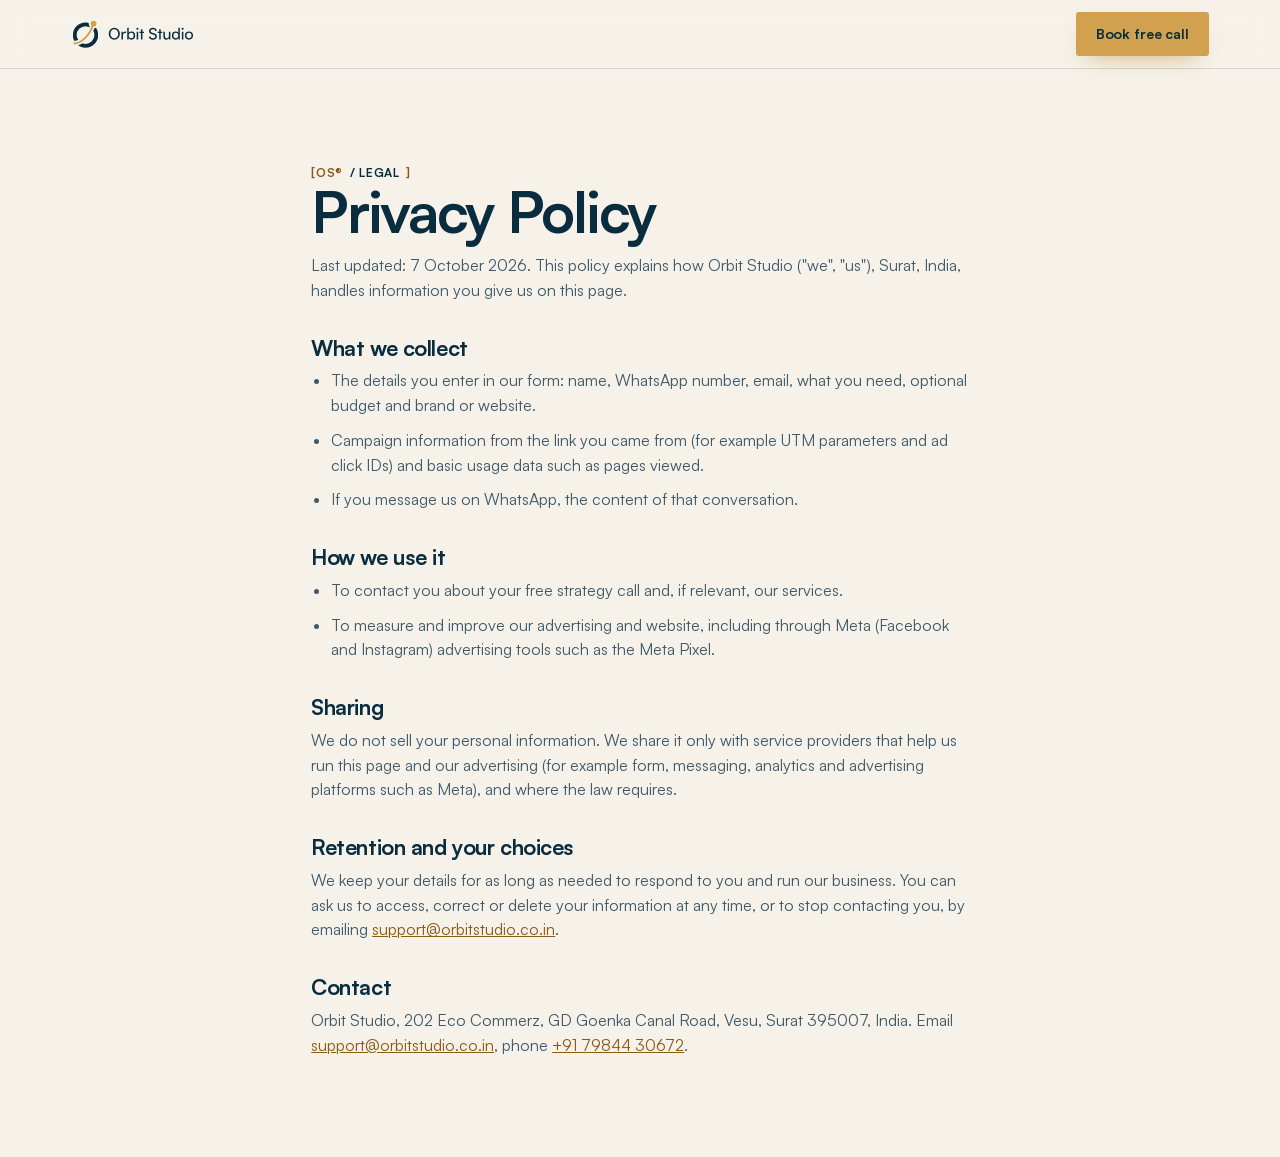
<file: start/privacy.html>
<!doctype html>
<html lang="en"><head><meta charset="utf-8"><meta name="viewport" content="width=device-width,initial-scale=1">
<title>Privacy Policy | Orbit Studio</title><meta name="robots" content="noindex,follow">
<link rel="icon" href="../assets/brand/favicon.svg" type="image/svg+xml"><link rel="stylesheet" href="style.css">
<style>.pp{max-width:760px;margin:0 auto;padding:clamp(40px,7vw,96px) var(--m)}.pp h1{font-size:clamp(2.2rem,5vw,3.6rem);margin-bottom:12px}.pp h2{font-size:1.35rem;letter-spacing:-.02em;margin:34px 0 10px}.pp p,.pp li{color:var(--muted);margin-bottom:10px}.pp ul{padding-left:20px;list-style:disc}.pp a{color:var(--gold-text);text-decoration:underline}</style></head>
<body>
<header class="hdr"><div class="wrap in"><a href="./" aria-label="Orbit Studio"><img src="../assets/brand/orbit-logo-nav.svg" alt="Orbit Studio" width="124" height="30"></a><a class="btn" href="./#form">Book free call</a></div></header>
<main class="pp">
<span class="label"><span class="tag">[OS&reg;</span><span>/ Legal</span><span class="tag">]</span></span>
<h1>Privacy Policy</h1>
<p>Last updated: 7 October 2026. This policy explains how Orbit Studio ("we", "us"), Surat, India, handles information you give us on this page.</p>
<h2>What we collect</h2>
<ul><li>The details you enter in our form: name, WhatsApp number, email, what you need, optional budget and brand or website.</li>
<li>Campaign information from the link you came from (for example UTM parameters and ad click IDs) and basic usage data such as pages viewed.</li>
<li>If you message us on WhatsApp, the content of that conversation.</li></ul>
<h2>How we use it</h2>
<ul><li>To contact you about your free strategy call and, if relevant, our services.</li>
<li>To measure and improve our advertising and website, including through Meta (Facebook and Instagram) advertising tools such as the Meta Pixel.</li></ul>
<h2>Sharing</h2>
<p>We do not sell your personal information. We share it only with service providers that help us run this page and our advertising (for example form, messaging, analytics and advertising platforms such as Meta), and where the law requires.</p>
<h2>Retention and your choices</h2>
<p>We keep your details for as long as needed to respond to you and run our business. You can ask us to access, correct or delete your information at any time, or to stop contacting you, by emailing <a href="mailto:support@orbitstudio.co.in">support@orbitstudio.co.in</a>.</p>
<h2>Contact</h2>
<p>Orbit Studio, 202 Eco Commerz, GD Goenka Canal Road, Vesu, Surat 395007, India. Email <a href="mailto:support@orbitstudio.co.in">support@orbitstudio.co.in</a>, phone <a href="tel:+917984430672">+91 79844 30672</a>.</p>
</main>
</body></html>
</file>
<file: assets/style.css>
/* Orbit Studio — Neiden-inspired layout system, Orbit brand tokens */
@font-face{font-family:Satoshi;src:url(fonts/satoshi-400.woff2) format("woff2");font-weight:400;font-display:swap}
@font-face{font-family:Satoshi;src:url(fonts/satoshi-500.woff2) format("woff2");font-weight:500;font-display:swap}
@font-face{font-family:Satoshi;src:url(fonts/satoshi-700.woff2) format("woff2");font-weight:700;font-display:swap}
@font-face{font-family:"Instrument Serif";src:url(fonts/instrument-serif-italic.ttf) format("truetype");font-style:italic;font-weight:400;font-display:swap}

:root{
  --z-lines:60;--z-thumb:70;--z-cta:75;--z-nav:80;--z-grain:90;--z-menu:150;--z-pre:200;--z-top:300; /* the only layers that stack above content */
  --ivory:#F6F2EA;--warm-white:#FCFAF6;--cream:#EDE6DA;--warm-gray:#DBD5C9;
  --navy:#092D3F;--navy-deep:#061F2C;--navy-medium:#1A445A;--navy-light:#2E6681;
  --gold:#D2A14F;--gold-light:#E3B461;--gold-dark:#B77F31;--gold-text:#8A5A14;
  --muted:#2E4655;--line:rgba(9,45,63,.14);
  --sans:"Satoshi",ui-sans-serif,system-ui,sans-serif;--accent:"Instrument Serif",Georgia,serif;
  --m:clamp(14px,2.7vw,40px);            /* outer margin = grid inset */
  --ease:cubic-bezier(.16,1,.3,1);--ease-io:cubic-bezier(.44,0,.56,1);
}
*{box-sizing:border-box;margin:0;padding:0}
html{scroll-behavior:auto}
html.lenis,html.lenis body{height:auto}.lenis.lenis-smooth{scroll-behavior:auto!important}.lenis.lenis-stopped{overflow:hidden}
body{font-family:var(--sans);background:var(--ivory);color:var(--navy);font-size:16px;line-height:1.55;-webkit-font-smoothing:antialiased;overflow-x:hidden}
body.is-loading{overflow:hidden}
a{color:inherit;text-decoration:none}button{font:inherit;color:inherit;background:none;border:0;cursor:pointer}ul{list-style:none}img{display:block;max-width:100%}
::selection{background:var(--gold);color:var(--navy)}
:focus-visible{outline:2px solid var(--gold-text);outline-offset:3px}
.on-navy :focus-visible,.dark :focus-visible{outline-color:var(--gold)}
.accent{font-family:var(--accent);font-style:italic;font-weight:400;letter-spacing:-.01em;color:var(--gold-text)}
.dark .accent,.on-navy .accent{color:var(--gold)}
.sr{position:absolute;width:1px;height:1px;overflow:hidden;clip:rect(0 0 0 0)}

/* film grain + lined grid (fixed, difference-blended like the template) */
.grain{position:fixed;inset:-50%;width:200%;height:200%;z-index:var(--z-grain);pointer-events:none;opacity:.07;mix-blend-mode:multiply;
  background-image:url("data:image/svg+xml,%3Csvg xmlns='http://www.w3.org/2000/svg' width='200' height='200'%3E%3Cfilter id='n'%3E%3CfeTurbulence type='fractalNoise' baseFrequency='.8' numOctaves='3' stitchTiles='stitch'/%3E%3C/filter%3E%3Crect width='100%25' height='100%25' filter='url(%23n)'/%3E%3C/svg%3E");animation:grain 1s steps(6) infinite}
@keyframes grain{0%{transform:translate(0,0)}20%{transform:translate(-3%,2%)}40%{transform:translate(2%,-3%)}60%{transform:translate(-2%,-1%)}80%{transform:translate(3%,3%)}100%{transform:translate(0,0)}}
.lines{display:none}
/* grid lines live inside each section, under its content, so blocks and text are never crossed */
main>section,.foot{isolation:isolate;position:relative}
main>section:not(.band)::before,.foot::before{content:"";position:absolute;z-index:-1;inset:0 var(--m);pointer-events:none;--gl:rgba(6,31,44,.11);background:linear-gradient(90deg,var(--gl) 1px,transparent 1px) 0 0/33.3333% 100%,linear-gradient(var(--gl),var(--gl)) 100% 0/1px 100% no-repeat}
main>section.dark::before,.foot::before{--gl:rgba(246,242,234,.13)}

/* shared layout */
.wrap{padding:0 var(--m)}
.grid3{display:grid;grid-template-columns:repeat(3,1fr)}
.label{font-size:13px;font-weight:700;letter-spacing:.04em;text-transform:uppercase;display:inline-flex;gap:.6em;align-items:center}
.label .tag{color:var(--gold-text);font-family:var(--sans)}.dark .label .tag{color:var(--gold)}
.label small{font-weight:500;opacity:.6;font-size:inherit}
.muted{color:var(--muted)}.dark .muted{color:rgba(246,242,234,.62)}
.dark{background:var(--navy);color:var(--ivory)}
h2.big{font-size:clamp(2.75rem,6vw,6rem);line-height:.92;letter-spacing:-.04em;font-weight:700}
.sec{position:relative;padding:clamp(80px,12vw,180px) 0}
.chip{display:inline-block;padding:5px 11px;border:1px solid var(--line);border-radius:5px;background:rgba(255,255,255,.4);font-size:13px;font-weight:500;letter-spacing:-.01em}
.dark .chip{border-color:rgba(246,242,234,.2);background:rgba(246,242,234,.04)}

/* word/char reveal primitives */
.w{display:inline-block}   /* reveal words are never masked, so ink can't be clipped */
.w>span{display:inline-block;will-change:transform,filter}
[data-fade]{will-change:transform,opacity,filter}

/* buttons */
.btn{white-space:nowrap;position:relative;display:inline-flex;align-items:center;justify-content:space-between;gap:36px;background:var(--navy);color:var(--ivory);padding:0 22px;height:52px;border-radius:2px;font-weight:700;font-size:13px;letter-spacing:.06em;text-transform:uppercase;overflow:hidden;isolation:isolate}
.btn::before{content:"";position:absolute;inset:0;background:var(--gold);transform:translateY(101%);transition:transform .55s var(--ease);z-index:-1}
.btn:hover::before{transform:none}.btn:hover{color:var(--navy)}
.btn svg{width:14px;height:14px;transition:transform .5s var(--ease)}.btn:hover svg{transform:rotate(90deg)}
.btn.light{background:var(--ivory);color:var(--navy)}.btn.light::before{background:var(--gold)}
.link{position:relative;font-size:13px;font-weight:700;letter-spacing:.06em;text-transform:uppercase;padding-bottom:3px}
.link::after{content:"";position:absolute;left:0;right:0;bottom:0;height:1px;background:currentColor;transform-origin:right;transition:transform .5s var(--ease)}
.link:hover::after{transform:scaleX(0);transform-origin:right}

/* preloader */
body.is-loading .grain{animation:none}
.pre{position:fixed;inset:0;z-index:var(--z-pre);background:var(--navy-deep);color:var(--ivory);overflow:hidden}
.pre::before{content:"";position:absolute;inset:0;background:radial-gradient(circle at 50% 50%,rgba(210,161,79,.2),transparent 42%);pointer-events:none}
.pre video{will-change:opacity;position:absolute;left:50%;top:50%;width:calc(clamp(240px,30vw,440px)*1.9);height:auto;aspect-ratio:16/9;transform:translate(-50%,-50%);object-fit:cover;opacity:0;mix-blend-mode:screen;-webkit-mask-image:radial-gradient(ellipse 15% 27% at 50% 50%,#000 62%,transparent 100%);mask-image:radial-gradient(ellipse 15% 27% at 50% 50%,#000 62%,transparent 100%)}
.pre::after{content:"";position:absolute;inset:0;background:radial-gradient(ellipse at center,transparent 35%,rgba(6,31,44,.8));pointer-events:none}
.pre .bn{position:absolute;z-index:2;left:var(--m);top:var(--m);font-size:13px;font-weight:700;letter-spacing:.14em;text-transform:uppercase;opacity:.85}
.pre .stage{position:absolute;inset:0;z-index:2;display:grid;place-items:center}
.pre .orb{width:clamp(240px,30vw,440px);height:auto;overflow:visible}
.pre .cnt{position:absolute;z-index:2;left:var(--m);bottom:var(--m);font-size:clamp(3rem,7vw,6rem);font-weight:700;letter-spacing:-.04em;line-height:.8;font-variant-numeric:tabular-nums}
.pre .nm{position:absolute;z-index:2;right:var(--m);bottom:var(--m);font-size:13px;font-weight:700;letter-spacing:.14em;text-transform:uppercase;opacity:.7}
.pre .pbar{position:absolute;z-index:2;left:0;right:0;bottom:0;height:3px;background:var(--gold);transform:scaleX(0);transform-origin:left}

/* nav */
.nav{position:fixed;top:0;left:0;right:0;z-index:var(--z-nav);height:64px;display:flex;align-items:center;justify-content:space-between;padding:0 var(--m);color:var(--navy);transition:color .4s var(--ease-io),background .4s var(--ease-io),transform .6s var(--ease)}
.nav.is-dark{color:var(--ivory)}.nav.is-solid{background:rgba(246,242,234,.82);backdrop-filter:blur(14px)}.nav.is-solid.is-dark{background:rgba(6,31,44,.7)}
.nav.is-hidden{transform:translateY(-100%)}
.nav .logo{height:34px;display:block}.nav .logo svg{height:100%;width:auto;display:block}
.nav .left{display:flex;align-items:center;gap:14px}
.badge{background:var(--gold);color:var(--navy);font-size:13px;font-weight:700;padding:5px 9px;border-radius:2px;letter-spacing:.01em}
.nav ul{position:absolute;left:calc(var(--m) + (100vw - 2*var(--m))/3);width:calc((100vw - 2*var(--m))/3);display:flex;gap:clamp(18px,2.4vw,40px);padding-left:0}
.nav li a{font-size:13px;font-weight:700;text-transform:uppercase;letter-spacing:.02em;position:relative;display:inline-block;overflow:hidden}
.nav li a span{display:block;transition:transform .5s var(--ease)}.nav li a span+span{position:absolute;left:0;top:100%;color:var(--gold-text)}
.nav.is-dark li a span+span{color:var(--gold)}
.nav li a:hover span{transform:translateY(-100%)}
.nav li a::after{content:"";position:absolute;left:0;right:0;bottom:0;height:1px;background:var(--gold-text);transform:scaleX(0);transform-origin:left;transition:transform .5s var(--ease)}
.nav.is-dark li a::after{background:var(--gold)}
.nav li a[aria-current="true"]::after{transform:scaleX(1)}
.nav li a{padding-bottom:3px}
.nav sup{font-size:10px;color:var(--gold-text);margin-left:3px;font-weight:700}.nav.is-dark sup{color:var(--gold)}
.burger{width:44px;height:44px;display:grid;place-content:center;gap:6px;margin-right:-10px}
.burger i{display:block;width:26px;height:2px;background:currentColor;transition:transform .5s var(--ease),width .5s var(--ease)}.burger i:last-child{width:16px;margin-left:auto}
.burger:hover i:last-child{width:26px}
.fixed-cta{white-space:nowrap;position:fixed;right:var(--m);bottom:var(--m);z-index:var(--z-cta);display:flex;align-items:center;gap:10px;background:var(--navy);color:var(--ivory);height:42px;padding:0 16px;font-size:13px;font-weight:700;letter-spacing:.06em;text-transform:uppercase;border-radius:2px;transition:background .4s,color .4s,transform .6s var(--ease)}
.fixed-cta:hover{background:var(--gold);color:var(--navy)}
.fixed-cta.on-dark{background:var(--gold);color:var(--navy)}.fixed-cta.on-dark:hover{background:var(--ivory)}

/* floating WhatsApp: opens a chat with +91 79844 30672 (prefilled message) */
.wa{position:fixed;right:var(--m);bottom:calc(var(--m) + 54px);z-index:var(--z-cta);width:54px;height:54px;border-radius:50%;display:grid;place-items:center;background:#25D366;color:#fff;box-shadow:0 10px 24px -8px rgba(6,31,44,.45);transition:scale .5s var(--ease),box-shadow .4s}
.wa svg{width:28px;height:28px;display:block}
.wa:hover{scale:1.08;box-shadow:0 14px 30px -8px rgba(6,31,44,.5)}.wa:active{scale:.96}
.wa::before{content:attr(data-label);position:absolute;right:calc(100% + 12px);top:50%;translate:0 -50%;padding:8px 12px;border-radius:2px;background:var(--navy);color:var(--ivory);font-size:13px;font-weight:700;letter-spacing:.04em;white-space:nowrap;opacity:0;transform:translateX(8px);pointer-events:none;transition:opacity .35s var(--ease),transform .5s var(--ease)}
.wa:hover::before,.wa:focus-visible::before{opacity:1;transform:none}
.wa::after{content:"";position:absolute;inset:0;border-radius:50%;border:2px solid #25D366;opacity:0;animation:waping 3.2s var(--ease-io) 2s infinite}
@keyframes waping{0%{opacity:.55;transform:scale(1)}70%,100%{opacity:0;transform:scale(1.6)}}

/* fullscreen menu */
.menu{position:fixed;inset:0;z-index:var(--z-menu);background:var(--navy-deep);color:var(--ivory);clip-path:inset(0 0 100% 0);visibility:hidden;display:grid;grid-template-columns:1fr;grid-template-rows:1fr auto;justify-items:center;padding:88px var(--m) clamp(28px,5vh,56px)}
.menu::before{content:"";position:absolute;inset:0;background:radial-gradient(circle at 50% 46%,rgba(210,161,79,.14),transparent 46%);pointer-events:none}
.menu .close{position:absolute;top:10px;right:var(--m);height:44px;font-size:13px;font-weight:700;letter-spacing:.06em;text-transform:uppercase;display:flex;align-items:center;gap:10px;z-index:2}
.menu .close b{display:block;width:26px;height:26px;position:relative}.menu .close b::before,.menu .close b::after{content:"";position:absolute;left:0;top:12px;width:26px;height:2px;background:currentColor;transform:rotate(45deg)}.menu .close b::after{transform:rotate(-45deg)}
/* the logo stays the focal point; each link is a small chip travelling its own orbit around it */
.menu .big{position:relative;z-index:1;width:100%;align-self:center;display:grid;place-items:center}
.menu .morbits{--os:min(78vh,60vw);position:relative;width:var(--os);aspect-ratio:1;display:grid;place-items:center}
.menu .mring{grid-area:1/1;position:relative;width:var(--w);aspect-ratio:1;border-radius:50%;border:1px solid rgba(246,242,234,.2);pointer-events:none}
.menu .mring.o1{border-color:rgba(210,161,79,.42)}
.menu .mring.o2{border-style:dashed;border-color:rgba(246,242,234,.26)}
.menu .mring.o3{border:2px dotted rgba(246,242,234,.3)}
.menu .mring.o4{border:4px double rgba(246,242,234,.16)}
.menu .rh{position:absolute;left:50%;top:0;width:0;height:50%;transform-origin:0 100%}
.menu .cw{position:absolute;left:0;top:0;width:0;height:0}
.menu .chip{pointer-events:auto;position:absolute;left:0;top:0;transform:translate(-50%,-50%);display:block;padding:8px 14px;border:1px solid rgba(246,242,234,.34);border-radius:999px;background:rgba(6,31,44,.92);color:var(--ivory);font-size:13px;font-weight:700;letter-spacing:.08em;text-transform:uppercase;line-height:1;white-space:nowrap;transition:background .35s var(--ease),color .35s,border-color .35s}
.menu .chip:hover,.menu .chip:focus-visible{background:var(--gold);border-color:var(--gold);color:var(--navy)}
/* hover / keyboard focus pauses that orbit so the chip is easy to hit */
.menu .mring:has(.chip:hover) .rh,.menu .mring:has(.chip:hover) .cw,.menu .mring:has(.chip:focus-visible) .rh,.menu .mring:has(.chip:focus-visible) .cw{animation-play-state:paused!important}
.menu .mstage{grid-area:1/1;position:relative;width:32%;aspect-ratio:240/250}
.menu .mstage canvas{position:absolute;left:29.1%;top:31.1%;width:39.6%;aspect-ratio:1;height:auto;display:block;z-index:0}
.menu .morb{position:absolute;inset:0;width:100%;height:100%;overflow:visible;z-index:1}
.menu .mcta{position:relative;z-index:1;display:inline-flex;align-items:center;gap:36px;height:52px;padding:0 22px;background:var(--gold);color:var(--navy);border-radius:2px;font-size:13px;font-weight:700;letter-spacing:.06em;text-transform:uppercase;white-space:nowrap;transition:background .4s var(--ease),color .4s}
.menu .mcta svg{width:14px;height:14px;transition:transform .5s var(--ease)}.menu .mcta:hover{background:var(--ivory)}.menu .mcta:hover svg{transform:rotate(90deg)}

/* hero */
.hero{position:relative;min-height:100svh;padding-top:64px;overflow:hidden;display:flex;flex-direction:column}
@keyframes pulse{50%{opacity:.25}}
.hero .svc{display:grid;grid-template-columns:repeat(3,1fr);padding:0 var(--m);margin-top:clamp(30px,6vh,70px);font-size:13px;font-weight:700;letter-spacing:.04em;text-transform:uppercase;color:var(--muted)}
.hero .svc span{padding-left:clamp(10px,1.5vw,24px)}
.hero .stage{position:relative;flex:1;display:flex;flex-direction:column;justify-content:flex-start}
.word{position:relative;padding:0 var(--m);font-size:clamp(7rem,min(31vw,58vh),30rem);font-weight:700;letter-spacing:-.05em;line-height:.8;color:rgba(9,45,63,.085);white-space:nowrap;user-select:none;margin-top:clamp(0px,1vh,16px)}
.word .wl{position:relative;display:inline-block}
.word .ch{display:inline-block;will-change:transform,filter}
.word sup{position:absolute;top:.03em;left:100%;margin-left:.04em;font-family:var(--accent);font-style:italic;font-weight:400;letter-spacing:-.02em;font-size:.1em;color:var(--gold-text);line-height:1}
/* hero orbit — ported from orbitstudio.co.in: 3 counter-rotating rings of tool icons around a particle sphere.
   Everything is sized from --os so the whole system scales as one piece. */
.orbit{--os:min(28vw,42vh);--it:calc(var(--os)*.078);position:absolute;right:calc(var(--m) + var(--it)/2);top:calc(40% - var(--os)/2);width:var(--os);aspect-ratio:1;pointer-events:none;z-index:1}
.orbit .globe{position:absolute;left:50%;top:50%;width:64.29%;aspect-ratio:1;transform:translate(-50%,-50%);z-index:1}
.orbit canvas{display:block;width:100%;height:100%;background:transparent}
.orbit .ring{position:absolute;left:50%;top:50%;width:var(--w);height:var(--w);transform:translate(-50%,-50%);border-radius:50%;border:1px solid rgba(9,45,63,.16)}
.orbit .ring:nth-of-type(2){border-style:dashed;border-color:rgba(9,45,63,.22)}
.orbit .rh{position:absolute;top:0;left:50%;height:50%;margin-left:calc(var(--sz)/-2);transform-origin:bottom;display:flex;flex-direction:column;justify-content:flex-start;align-items:center}
.orbit .it{position:relative;z-index:2;margin-top:calc(var(--sz)/-2);width:var(--sz);height:var(--sz);display:grid;place-items:center;border:1px solid rgba(9,45,63,.14);border-radius:50%;background:var(--warm-white);box-shadow:0 6px 16px -8px rgba(9,45,63,.3)}
.orbit .gl{display:block;width:44%;height:44%;background:var(--navy);-webkit-mask:var(--ic) center/contain no-repeat;mask:var(--ic) center/contain no-repeat}
.orbit .nd{position:relative;z-index:3;display:block;margin-top:calc(var(--sz)/-2);width:var(--sz);height:var(--sz);border-radius:50%;background:var(--gold);box-shadow:0 0 0 2px var(--ivory)}
@keyframes orbit-cw{from{transform:rotate(var(--start-angle))}to{transform:rotate(calc(var(--start-angle) + 360deg))}}
@keyframes orbit-ccw{from{transform:rotate(var(--start-angle))}to{transform:rotate(calc(var(--start-angle) - 360deg))}}
@keyframes counter-cw{from{transform:rotate(var(--counter-offset,0deg))}to{transform:rotate(calc(var(--counter-offset,0deg) - 360deg))}}
@keyframes counter-ccw{from{transform:rotate(var(--counter-offset,0deg))}to{transform:rotate(calc(var(--counter-offset,0deg) + 360deg))}}
.tagline{position:absolute;left:calc(var(--m) + 1.5vw);bottom:clamp(190px,30vh,300px);font-family:var(--accent);font-style:italic;font-size:clamp(2.8rem,6vw,5.6rem);line-height:1;letter-spacing:-.03em;color:var(--gold-text);white-space:nowrap;transform:rotate(-2.5deg);transform-origin:left bottom;z-index:3;clip-path:inset(-10% 100% -20% 0)}
.hero .lower{position:absolute;left:0;right:0;bottom:calc(var(--m) + 58px);display:grid;grid-template-columns:repeat(3,1fr);padding:0 var(--m);align-items:end;z-index:3}
.hero .lower .c1{font-size:13px;font-weight:700;letter-spacing:.04em;text-transform:uppercase;padding-left:clamp(10px,1.5vw,24px);line-height:1.6}
.hero .lower .c1 small{display:block;font-weight:500;color:var(--muted);font-size:13px}
.hero .lower .c2{padding-left:clamp(10px,1.5vw,24px)}.hero .lower .c2 p{max-width:34ch;color:var(--muted);margin-bottom:18px;font-size:16px;letter-spacing:-.01em}
.hero .lower .c3{display:flex;align-items:center;gap:18px;padding-left:clamp(10px,1.5vw,24px)}
.avs{display:flex}.avs b{width:38px;height:38px;border-radius:50%;background:var(--cream);border:2px solid var(--ivory);display:grid;place-items:center;font-size:13px;font-weight:700;margin-left:-9px}.avs b:first-child{margin-left:0}.avs b:last-child{background:var(--navy);color:var(--ivory)}
.stars{display:block;fill:var(--gold-text);margin-bottom:4px}.rate{font-size:13px;font-weight:700;text-transform:uppercase;letter-spacing:.03em;line-height:1.5}.rate small{display:block;font-weight:500;color:var(--muted)}
.scrollcue{position:absolute;left:50%;bottom:6px}

/* ticker */
.ticker{position:relative;border-block:1px solid var(--line);overflow:hidden;padding:26px 0;background:var(--ivory)}
.ticker::before,.ticker::after{content:"";position:absolute;top:0;bottom:0;width:14%;z-index:2;pointer-events:none}
.ticker::before{left:0;background:linear-gradient(90deg,var(--ivory),transparent)}.ticker::after{right:0;background:linear-gradient(270deg,var(--ivory),transparent)}
.ticker .track{display:flex;width:max-content;animation:tick 38s linear infinite}.ticker:hover .track{animation-play-state:paused}
.ticker .item{display:flex;align-items:center;gap:clamp(28px,4vw,64px);padding-right:clamp(28px,4vw,64px);font-size:clamp(1.6rem,3vw,2.8rem);font-weight:700;letter-spacing:-.04em;white-space:nowrap}
.ticker .item i{width:9px;height:9px;border-radius:50%;background:var(--gold);display:block}
@keyframes tick{to{transform:translateX(-50%)}}

/* about */
.about .top{display:flex;justify-content:space-between;align-items:flex-start;margin-bottom:clamp(40px,7vw,100px)}
.about .stmt{font-size:clamp(1.9rem,3.7vw,3.8rem);line-height:1.04;letter-spacing:-.035em;font-weight:700;max-width:24ch;margin-left:calc((100vw - 2*var(--m))/3 + clamp(10px,1.5vw,24px) - 0px)}
.stmt .rw{opacity:.08}.stmt .rww{display:inline-block;white-space:nowrap}
.about .stmt .accent{font-size:1.06em}
.about .row{display:grid;grid-template-columns:repeat(3,1fr);margin-top:clamp(56px,8vw,120px);align-items:end}
.about .row>div{padding-left:clamp(10px,1.5vw,24px)}.about .row .q2{grid-column:2}.about .row .l3{grid-column:3;align-self:end}
.about .quote{font-size:16px;color:var(--muted);max-width:36ch}
.about .quote b{display:block;color:var(--navy);margin-top:14px;font-size:13px;letter-spacing:.04em;text-transform:uppercase}
.fact{border-top:1px solid var(--line);padding-top:16px}.fact .n{font-size:clamp(2.75rem,5.6vw,6rem);font-weight:700;letter-spacing:-.04em;line-height:.9;font-variant-numeric:tabular-nums}.fact .n em{font-style:normal;color:var(--gold-text)}
.fact p{font-size:13px;font-weight:700;letter-spacing:.06em;text-transform:uppercase;color:var(--muted);margin-top:12px}

/* founder */
.ph{background:rgba(210,161,79,.16);border-bottom:2px dashed var(--gold-text);padding:0 .08em;font-style:inherit}
.founder .top{display:flex;justify-content:space-between;align-items:flex-start;margin-bottom:clamp(24px,4vw,56px)}
.fh{max-width:14ch;margin-left:calc((100vw - 2*var(--m))/3 + clamp(10px,1.5vw,24px));font-size:clamp(2.6rem,5.6vw,6rem)}
.frow{display:grid;grid-template-columns:repeat(3,1fr);margin-top:clamp(40px,6vw,90px);align-items:start}
.fcol{padding-left:clamp(10px,1.5vw,24px)}
.facts dl{display:grid;gap:0;border-top:1px solid var(--line)}
.facts dl>div{display:flex;justify-content:space-between;gap:16px;padding:14px 18px 14px 0;border-bottom:1px solid var(--line)}
.facts dt{font-size:13px;font-weight:700;letter-spacing:.06em;text-transform:uppercase;color:var(--muted)}.facts dd{font-size:13px;font-weight:700;text-align:right}
.portrait{position:relative;margin:0 clamp(10px,1.4vw,22px) 0 0}
.portrait .frame{position:relative;aspect-ratio:4/5;overflow:hidden;background:var(--cream);border-radius:2px;z-index:2;clip-path:inset(0 0 0 0)}
.portrait .frame img{position:absolute;left:0;top:0;width:100%;height:105%;object-fit:cover;object-position:50% 12%;will-change:transform}
.portrait .frame::after{content:"";position:absolute;inset:0;background:linear-gradient(0deg,rgba(6,31,44,.5),transparent 40%);pointer-events:none;opacity:0;transition:opacity .5s}
.portrait .frame[data-state="photo"]::after{opacity:1}
.portrait .empty{position:absolute;inset:0;display:grid;place-items:center;background:linear-gradient(160deg,var(--cream),var(--warm-gray))}
.portrait .empty svg{position:absolute;width:86%;left:7%;top:12%;opacity:.95}
.portrait .up{position:relative;z-index:2;display:flex;flex-direction:column;align-items:center;gap:6px;text-align:center;padding:22px 26px;background:rgba(246,242,234,.94);border:1px dashed var(--navy);border-radius:2px;transition:background .4s,transform .6s var(--ease)}
.portrait .up:hover,.portrait .frame.drag .up{background:var(--navy);color:var(--ivory);transform:scale(1.04)}
.portrait .up b{width:34px;height:34px;border-radius:50%;background:var(--gold);color:var(--navy);display:grid;place-items:center;font-size:20px;line-height:1;font-weight:500}
.portrait .up span{font-size:13px;font-weight:700;letter-spacing:.06em;text-transform:uppercase}.portrait .up small{font-size:13px;opacity:.7}
.portrait .frame[data-state="photo"] .empty,.portrait .frame[data-state="photo"] .up{display:none}
.portrait .fnote{position:absolute;left:12px;right:12px;bottom:12px;z-index:3;font-size:13px;font-weight:700;background:var(--gold);color:var(--navy);padding:7px 10px;border-radius:2px;display:none}
.portrait .frame[data-local="1"] .fnote{display:block}
.portrait .fcorner{position:absolute;right:0;bottom:0;width:34%;height:9%;background:var(--gold);z-index:2;transform-origin:right bottom}
.portrait .po{position:absolute;left:-18%;top:-8%;width:136%;height:116%;pointer-events:none;overflow:visible}
.portrait .po.back{z-index:1}.portrait .po.front{z-index:3}
.portrait .badge-rot{position:absolute;z-index:4;left:-34px;bottom:12%;width:clamp(86px,8vw,118px);height:auto;filter:drop-shadow(0 8px 20px rgba(9,45,63,.12))}
.portrait figcaption{margin-top:16px;font-size:13px;font-weight:700;letter-spacing:.05em;text-transform:uppercase;color:var(--muted)}.portrait figcaption b{display:block;color:var(--navy);font-size:13px;letter-spacing:0;text-transform:none}
.bio .lead{font-size:clamp(1.35rem,2vw,2rem);font-weight:700;letter-spacing:-.04em;line-height:1.12;max-width:20ch;margin-bottom:22px}
.bio p{color:var(--muted);max-width:38ch;margin-bottom:18px;font-size:16px;letter-spacing:-.01em}.bio .lead{color:var(--navy)}
.bio .sign{font-size:clamp(2rem,3.2vw,3.2rem);line-height:1;margin:26px 0 30px;color:var(--gold-text)}

/* services */
.svcs .head{display:grid;grid-template-columns:repeat(3,1fr);position:relative}
.svcs .stick{position:sticky;top:96px;align-self:start;padding-left:clamp(10px,1.5vw,24px);height:max-content}
.svcs .stick h2{margin-top:22px;font-size:clamp(2.4rem,4.6vw,5.4rem);line-height:.96}
.svcs .stick p{margin-top:28px;font-size:13px;font-weight:700;text-transform:uppercase;letter-spacing:.04em;color:var(--muted);max-width:26ch}
.svcs .rows{grid-column:2/4}
.srow{display:grid;grid-template-columns:1fr 1fr;border-top:1px solid var(--line)}
.srow>div{padding:22px 0 28px clamp(10px,1.5vw,24px);display:flex;flex-direction:column}
.srow .num{font-size:13px;font-weight:700;text-transform:uppercase;letter-spacing:.04em}.srow .num small{font-weight:500;opacity:.6}
.srow .art{flex:none;aspect-ratio:1/1;margin:26px 24px 30px 0;position:relative;overflow:hidden;background:var(--cream);border-radius:2px}
.srow .art svg{position:absolute;inset:0;width:100%;height:100%}
.srow h3{font-size:clamp(1.5rem,2.2vw,2.2rem);letter-spacing:-.04em;line-height:1;font-weight:700;margin-bottom:14px}
.srow p{color:var(--muted);max-width:40ch;font-size:16px;letter-spacing:-.01em}
.srow .from{margin-top:18px;font-size:13px;font-weight:700;letter-spacing:.06em;text-transform:uppercase}
.srow .tags{margin-top:auto;display:flex;flex-wrap:wrap;gap:6px;padding-right:clamp(10px,1.5vw,24px)}
.srow .txt{justify-content:flex-end}

/* cta band */
.band{border-block:1px solid var(--line);position:relative;overflow:hidden}
.band .in{display:grid;grid-template-columns:repeat(3,1fr);min-height:60vh}
.band .in>div{padding:clamp(24px,3vw,44px) clamp(10px,1.5vw,24px);display:flex;flex-direction:column}
.band h3{font-size:clamp(2.4rem,5.4vw,5.6rem);letter-spacing:-.04em;line-height:.95;font-weight:700;max-width:12ch}
.band .mid{grid-column:2/4;justify-content:space-between}
.band .mid p{max-width:36ch;color:var(--muted);font-size:16px}
.band .gold{position:absolute;right:calc(var(--m)*-1 + 0px);bottom:-1px;width:calc((100vw - 2*var(--m))/3);height:46%;background:var(--gold);z-index:-1;transform-origin:bottom;display:none}

/* work */
.work{padding:clamp(80px,12vw,180px) 0 0;background:var(--navy);color:var(--ivory)}
.work .hd{display:flex;justify-content:space-between;align-items:flex-end;margin-bottom:clamp(40px,6vw,90px)}
.work .hd .l{padding-left:clamp(10px,1.5vw,24px)}.work .hd p{max-width:34ch;color:rgba(246,242,234,.65);margin-top:22px}
.work .hd .r{font-size:13px;font-weight:700;letter-spacing:.04em;text-transform:uppercase;color:rgba(246,242,234,.6);padding-right:clamp(10px,1.5vw,24px)}
.wgrid{display:grid;grid-template-columns:repeat(2,1fr);gap:clamp(22px,3vw,44px) clamp(18px,2.4vw,36px);padding:0 clamp(10px,1.5vw,24px)}
.wcard{display:block;color:inherit;transition:opacity .5s var(--ease),filter .5s var(--ease)}
.wcard:last-child:nth-child(odd){grid-column:1/-1}
.wcard:last-child:nth-child(odd) .wimg{aspect-ratio:21/9}
.wimg{display:block;position:relative;overflow:hidden;border-radius:6px;border:1px solid rgba(246,242,234,.12);aspect-ratio:4/3;background:var(--navy-medium)}
.wimg img{position:absolute;inset:0;width:100%;height:100%;object-fit:cover;object-position:top;transition:transform 1.1s var(--ease),opacity .5s}
.wimg::after{content:"";position:absolute;inset:0;background:rgba(6,31,44,.28);transition:background .5s;pointer-events:none}
.wcard:hover .wimg img,.wcard:focus-visible .wimg img{transform:scale(1.03)}
.wcard:hover .wimg::after{background:rgba(6,31,44,.06)}
.wgrid:hover .wcard:not(:hover){opacity:.55}
.wmeta{display:grid;grid-template-columns:auto 1fr;gap:6px 14px;padding:18px 2px 0;align-items:baseline}
.wn{grid-column:1/-1;display:flex;gap:12px;align-items:baseline;font-size:clamp(1.15rem,1.7vw,1.6rem);font-weight:700;letter-spacing:-.03em}
.wi{font-size:13px;color:var(--gold);letter-spacing:.04em}
.wt{grid-column:1/-1;font-size:13px;font-weight:700;letter-spacing:.05em;text-transform:uppercase;color:rgba(246,242,234,.55)}
.wd{grid-column:1/-1;font-size:14px;color:rgba(246,242,234,.68);max-width:52ch}
.wtags{grid-column:1/-1;display:flex;gap:6px;flex-wrap:wrap;margin-top:4px}
.wcta{display:flex;flex-direction:column;align-items:center;gap:14px;padding:clamp(44px,6vw,80px) 0 0;text-align:center}
.wcta p{font-size:13px;color:rgba(246,242,234,.55)}
.btn-gold{display:inline-flex;align-items:center;gap:10px;background:var(--gold);color:var(--navy);font-weight:700;font-size:16px;letter-spacing:-.01em;padding:16px 28px;border-radius:999px;transition:transform .4s var(--ease),box-shadow .4s}
.btn-gold:hover{transform:translateY(-2px);box-shadow:0 14px 30px -12px rgba(200,160,70,.55)}
@media(max-width:760px){.wgrid{grid-template-columns:1fr}.wcard:last-child:nth-child(odd) .wimg{aspect-ratio:4/3}.wgrid:hover .wcard:not(:hover){opacity:1}}
.index-list{padding:clamp(60px,8vw,120px) 0}
.index-list .ihd{display:flex;justify-content:space-between;align-items:flex-end;margin-bottom:34px}
.irow{display:grid;grid-template-columns:repeat(3,1fr);border-top:1px solid rgba(246,242,234,.16);padding:24px 0;position:relative;transition:padding .5s var(--ease)}
.irow:last-child{border-bottom:1px solid rgba(246,242,234,.16)}
.irow>*{padding-left:clamp(10px,1.5vw,24px)}
.irow .n{font-size:13px;font-weight:700;color:rgba(246,242,234,.64)}.irow .t{font-size:clamp(1.3rem,2vw,2rem);font-weight:700;letter-spacing:-.04em;transition:transform .6s var(--ease)}.irow .c{font-size:13px;color:rgba(246,242,234,.6);text-transform:uppercase;font-weight:700;letter-spacing:.03em;align-self:center}
.irow:hover .t{transform:translateX(14px);color:var(--gold)}
.thumb{position:fixed;left:0;top:0;width:300px;aspect-ratio:4/3;z-index:var(--z-thumb);pointer-events:none;overflow:hidden;opacity:0;visibility:hidden;border-radius:2px;box-shadow:0 18px 40px -12px rgba(6,31,44,.45)}.thumb img{width:100%;height:100%;object-fit:cover;position:absolute;inset:0;opacity:0}.thumb img.on{opacity:1}

/* highlights */
.hl .t{display:flex;flex-direction:column;align-items:center;text-align:center;padding-bottom:clamp(50px,7vw,100px)}
.hl .t h2{margin-top:20px}
.hl .rows .r{display:grid;grid-template-columns:repeat(3,1fr);border-top:1px solid var(--line);padding:clamp(26px,3vw,46px) 0;align-items:start}
.hl .rows .r:last-child{border-bottom:1px solid var(--line)}
.hl .rows .r>*{padding-left:clamp(10px,1.5vw,24px)}
.hl .big{font-size:clamp(3.5rem,8vw,6rem);font-weight:700;letter-spacing:-.04em;line-height:.8;font-variant-numeric:tabular-nums}.hl .big em{font-style:normal;color:var(--gold-text);font-size:.55em;letter-spacing:-.04em}
.hl h4{font-size:clamp(1.3rem,2vw,2rem);letter-spacing:-.04em;line-height:1.05;font-weight:700}.hl h4 small{display:block;font-size:13px;font-weight:700;letter-spacing:.04em;text-transform:uppercase;color:var(--muted);margin-top:10px}
.hl p{color:var(--muted);max-width:36ch;font-size:16px;letter-spacing:-.01em}

/* steps */
.steps .hd{display:grid;grid-template-columns:repeat(3,1fr);margin-bottom:clamp(40px,6vw,90px)}
.steps .hd>div{padding-left:clamp(10px,1.5vw,24px)}.steps .hd p{margin-top:22px;max-width:34ch;color:var(--muted)}
.sgrid{display:grid;grid-template-columns:repeat(3,1fr);position:relative}
.sgrid .cell{position:relative;min-height:min(46vh,420px);border-top:1px solid var(--line);padding:22px clamp(10px,1.5vw,24px) 30px;display:flex;flex-direction:column;justify-content:space-between;overflow:hidden;cursor:default;z-index:1}
.sgrid .cell:nth-child(odd){grid-column:2}.sgrid .cell:nth-child(even){grid-column:3}
.sgrid .cell .top{display:flex;justify-content:space-between;align-items:flex-start;font-size:13px;font-weight:700;text-transform:uppercase;letter-spacing:.04em}
.sgrid .cell .num{width:34px;height:34px;display:grid;place-items:center;background:var(--warm-white);border-radius:6px;font-size:13px;transition:background .4s,color .4s}
.sgrid .cell h4{font-size:clamp(1.3rem,1.9vw,1.9rem);letter-spacing:-.04em;line-height:1.02;font-weight:700;margin-bottom:12px;transition:color .4s}
.sgrid .cell p{color:var(--muted);font-size:14px;max-width:34ch;transition:color .4s}
.sgrid .cell.is-on h4{color:var(--ivory)}.sgrid .cell.is-on p{color:rgba(246,242,234,.7)}.sgrid .cell.is-on .num{background:var(--gold);color:var(--navy)}.sgrid .cell.is-on .top{color:var(--ivory)}
.sgrid .slider{position:absolute;background:var(--navy);z-index:0;left:0;top:0;width:0;height:0;pointer-events:none;transition:transform .7s var(--ease),width .7s var(--ease),height .7s var(--ease)}
.sgrid .lead{grid-column:1;grid-row:1/3;padding:22px 0 0 clamp(10px,1.5vw,24px);border-top:1px solid var(--line);font-size:13px;font-weight:700;letter-spacing:.04em;text-transform:uppercase;color:var(--muted)}

/* testimonials */
.tm{overflow:hidden}
.tm .hd{display:grid;grid-template-columns:repeat(3,1fr);margin-bottom:clamp(40px,6vw,90px)}.tm .hd>div{padding-left:clamp(10px,1.5vw,24px)}
.tm .stage{display:grid;grid-template-columns:repeat(3,1fr);align-items:start}
.tm .nav2{padding-left:clamp(10px,1.5vw,24px)}
.tm .count{font-size:clamp(3rem,6vw,6rem);font-weight:700;letter-spacing:-.04em;line-height:.9;font-variant-numeric:tabular-nums}.tm .count small{font-size:.35em;color:var(--muted);letter-spacing:-.02em;margin-left:6px}
.tm .ctrl{display:flex;gap:8px;margin-top:26px}.tm .ctrl button{width:46px;height:46px;border:1px solid var(--line);border-radius:50%;display:grid;place-items:center;transition:background .4s,color .4s,transform .5s var(--ease)}
.tm .ctrl button:hover{background:var(--navy);color:var(--ivory);transform:scale(1.06)}
.tm .ctrl svg{width:16px;height:16px}
.tm .qwrap{grid-column:2/4;position:relative;min-height:clamp(320px,34vw,460px);padding-left:clamp(10px,1.5vw,24px)}
.tm .q{position:absolute;inset:0 0 0 clamp(10px,1.5vw,24px);opacity:0;visibility:hidden}
.tm .q.on{opacity:1;visibility:visible}
.tm .q .mark{font-family:var(--accent);font-style:italic;font-size:6rem;line-height:.6;color:var(--gold-text);display:block;height:46px}
.tm .q blockquote{font-size:clamp(1.6rem,3.1vw,3.2rem);letter-spacing:-.04em;line-height:1.05;font-weight:700;max-width:22ch}
.tm .who{display:flex;align-items:center;gap:14px;margin-top:34px}.tm .who b{width:46px;height:46px;border-radius:50%;background:var(--navy);color:var(--ivory);display:grid;place-items:center;font-size:13px}
.tm .who span{font-size:16px;font-weight:700;display:block;line-height:1.2}.tm .who small{font-size:13px;font-weight:700;text-transform:uppercase;letter-spacing:.05em;color:var(--muted)}
.tm .bar{height:2px;background:var(--line);position:absolute;left:clamp(10px,1.5vw,24px);right:0;bottom:0;overflow:hidden}.tm .bar i{position:absolute;inset:0;background:var(--gold-dark);transform:scaleX(0);transform-origin:left}

/* final cta + footer */
.final{padding:clamp(90px,14vw,220px) 0 clamp(60px,8vw,120px)}
.final .eb{margin-bottom:34px;padding-left:clamp(10px,1.5vw,24px)}
.final h2{font-size:clamp(3rem,7.6vw,6rem);line-height:.88;letter-spacing:-.04em;font-weight:700;padding-left:clamp(10px,1.5vw,24px)}
.final .grid3{margin-top:clamp(40px,6vw,90px);align-items:end}.final .grid3>div{padding-left:clamp(10px,1.5vw,24px)}
.final p{color:rgba(246,242,234,.68);max-width:36ch;margin-bottom:22px}
.foot{background:var(--navy-deep);color:var(--ivory);position:relative;overflow:hidden}
.foot .cols{display:grid;grid-template-columns:repeat(3,1fr);padding:clamp(56px,6vw,88px) var(--m) 0;border-top:1px solid rgba(246,242,234,.12)}
.foot .cols>div{padding-left:clamp(10px,1.5vw,24px);display:flex;flex-direction:column;gap:10px;font-size:13px;font-weight:700;text-transform:uppercase;letter-spacing:.03em}
.foot .cols .sub{display:grid;grid-template-columns:1fr 1fr;gap:24px;align-content:start}
.foot .cols .sub>div{display:flex;flex-direction:column;gap:10px}
.foot h5{font-size:13px;color:rgba(246,242,234,.64);font-weight:700;letter-spacing:.06em;margin-bottom:8px}
.foot .cols a{width:max-content;position:relative;transition:color .3s}.foot .cols a:hover{color:var(--gold)}
.foot .cols a sup{font-size:10px;color:var(--gold);margin-left:3px}
.foot .cols .addr{font-weight:500;text-transform:none;letter-spacing:0;font-size:14px;color:rgba(246,242,234,.78);line-height:1.55}
.foot .flogo{display:block;width:max-content;color:var(--ivory)}.foot .flogo svg{display:block;height:36px;width:auto}
.foot .fblurb{margin-top:18px;font-size:14px;font-weight:500;line-height:1.55;text-transform:none;letter-spacing:0;color:rgba(246,242,234,.72);max-width:34ch}
.foot .fclock{display:flex;align-items:center;gap:9px;margin-top:6px;font-size:13px;font-weight:500;letter-spacing:.02em;text-transform:none;color:rgba(246,242,234,.64);font-variant-numeric:tabular-nums}
.foot .fclock i{display:none;width:7px;height:7px;border-radius:50%;background:var(--gold);animation:pulse 2.4s var(--ease-io) infinite}
/* outlined wordmark (21st.dev "minimal outline" idea): hairline stroke, no fill, rises in on scroll */
.foot .bw{position:relative;margin-top:clamp(36px,5vw,72px);padding:0 var(--m);font-size:clamp(4.5rem,18.5vw,24rem);font-weight:700;letter-spacing:-.05em;line-height:.9;white-space:nowrap;color:transparent;user-select:none;overflow:hidden;padding-top:.06em;padding-bottom:.06em}
.foot .bw .o,.foot .bw .s{display:inline-block;-webkit-text-stroke:1.2px rgba(246,242,234,.3)}
.foot .bw .ch{display:inline-block;will-change:transform}
.foot .bw .s{font-family:var(--accent);font-style:italic;font-weight:400;letter-spacing:-.02em;font-size:.92em;margin-left:.14em;-webkit-text-stroke-color:rgba(210,161,79,.7)}
.foot .legal{display:grid;grid-template-columns:repeat(3,1fr);align-items:center;padding:16px var(--m);font-size:13px;font-weight:700;text-transform:uppercase;letter-spacing:.05em;color:rgba(246,242,234,.64);border-top:1px solid rgba(246,242,234,.1)}
.foot .legal>*{padding-left:clamp(10px,1.5vw,24px)}.foot .legal .totop{justify-self:end;margin-right:0;padding-left:14px}
.totop{display:inline-flex;align-items:center;gap:10px;height:40px;padding:0 16px 0 14px;border:1px solid rgba(246,242,234,.28);border-radius:999px;color:var(--ivory);font-size:13px;font-weight:700;letter-spacing:.06em;text-transform:uppercase;transition:background .4s var(--ease),color .4s,border-color .4s}
.totop svg{width:12px;height:12px;transition:transform .5s var(--ease)}
.totop:hover{background:var(--gold);border-color:var(--gold);color:var(--navy)}.totop:hover svg{transform:translateY(-3px)}

/* section grounds — every chapter gets its own surface so the page reads as a sequence, not one long sheet:
   hero ivory → ticker navy → about white → founder sand → services ivory → CTA gold → work navy → numbers white → process sand → kind words ivory → close navy */
.ticker{background:var(--navy);color:var(--ivory);border-block:0}
.ticker::before{background:linear-gradient(90deg,var(--navy),transparent)}.ticker::after{background:linear-gradient(270deg,var(--navy),transparent)}
.ticker .item i{background:var(--gold)}
.about{background:var(--warm-white)}
.founder{background:var(--cream)}
.svcs{background:var(--ivory)}
.band{background:var(--gold);color:var(--navy);border-block:0}
.band .mid p{color:var(--navy)}
.band .btn::before{background:var(--ivory)}.band .btn:hover{color:var(--navy)}
.hl{background:var(--warm-white)}
.steps{background:var(--cream)}
.tm{background:var(--ivory)}

/* odometer counters (reference stat counters): one clipped column per digit, strip 0..n */
.od{position:relative;display:inline-block;clip-path:inset(-.12em 0 -.12em 0)}
.od .ph0{visibility:hidden}
.od .dc{position:absolute;left:0;top:0;display:block;will-change:transform}
.od .dc i{display:block;font-style:normal;height:1.3em}

/* founder: profile chapter (statement + author, expertise tiles) */
.fbelief{margin-top:clamp(80px,11vw,170px)}
.fbelief .top{display:flex;justify-content:space-between;align-items:flex-start;margin-bottom:clamp(24px,4vw,56px)}
.fbelief .stmt{font-size:clamp(1.9rem,3.7vw,3.8rem);line-height:1.04;letter-spacing:-.035em;font-weight:700;max-width:24ch;margin-left:calc((100vw - 2*var(--m))/3 + clamp(10px,1.5vw,24px))}
.fauthor{display:flex;align-items:center;gap:14px;margin:clamp(28px,4vw,52px) 0 0 calc((100vw - 2*var(--m))/3 + clamp(10px,1.5vw,24px))}
.fauthor .av{width:52px;height:52px;border-radius:50%;overflow:hidden;background:var(--cream);flex:none}.fauthor .av img{width:100%;height:100%;object-fit:cover;object-position:50% 16%;display:block}
.fauthor b{display:block;font-size:16px;line-height:1.2}.fauthor span{display:block;font-size:13px;font-weight:700;letter-spacing:.05em;text-transform:uppercase;color:var(--muted);line-height:1.5}
.fexp{display:grid;grid-template-columns:repeat(3,1fr);margin-top:clamp(80px,11vw,170px);border-top:1px solid var(--line)}
.fexp .tile{padding:22px clamp(10px,1.5vw,24px) 40px}
.fexp .tile .big{font-size:clamp(3.5rem,8vw,6rem);font-weight:700;letter-spacing:-.04em;line-height:.8;margin:clamp(34px,5vw,76px) 0 20px;font-variant-numeric:tabular-nums}
.fexp .tile p{font-size:13px;font-weight:700;letter-spacing:.05em;text-transform:uppercase;color:var(--muted);margin-bottom:16px}
.fexp .tile .tags{display:flex;gap:6px;flex-wrap:wrap}

/* browser surfaces + states (Impeccable craft floor) */
html{scrollbar-width:thin;scrollbar-color:var(--navy) var(--ivory);accent-color:var(--gold-dark)}
::-webkit-scrollbar{width:10px}::-webkit-scrollbar-track{background:var(--ivory)}::-webkit-scrollbar-thumb{background:var(--navy);border:2px solid var(--ivory);border-radius:10px}
input,textarea{caret-color:var(--gold-text)}a{text-underline-offset:.22em}
h1,h2,h3,h4,.lead,blockquote,.stmt,.tagline{text-wrap:balance}p{text-wrap:pretty}
.skip{position:fixed;left:var(--m);top:-64px;z-index:var(--z-top);background:var(--navy);color:var(--ivory);padding:11px 16px;font-size:13px;font-weight:700;letter-spacing:.04em;border-radius:2px;transition:top .3s var(--ease)}.skip:focus{top:12px}
.btn:active,.fixed-cta:active,.tm .ctrl button:active{scale:.97}
.btn:focus-visible,.fixed-cta:focus-visible{outline-offset:4px}
.irow:focus-visible{outline-offset:-3px;background:rgba(246,242,234,.05)}.irow:focus-visible .t{transform:translateX(14px);color:var(--gold)}
.case .box:focus-visible{outline-offset:-6px}

/* cursor */
.cursor{position:fixed;left:0;top:0;z-index:var(--z-top);pointer-events:none;width:12px;height:12px;margin:-6px 0 0 -6px;border-radius:50%;background:var(--gold);display:grid;place-items:center;font-size:13px;font-weight:700;letter-spacing:.06em;text-transform:uppercase;color:var(--navy);mix-blend-mode:normal;opacity:0}
.cursor span{opacity:0;transform:scale(.6)}
@media (hover:none){.cursor{display:none}}

/* mobile */
@media (max-width:900px){
  main>section:not(.band)::before,.foot::before{background-size:50% 100%,1px 100%}
  .nav ul{display:none}.badge{display:none}
  .menu{padding-top:80px}
  .menu .morbits{--os:min(94vw,58vh)}
  .menu .mring.o1{--w:52%!important}.menu .mring.o2{--w:68%!important}.menu .mring.o3{--w:84%!important}
  .menu .mstage{width:28%}
  .hero .svc{grid-template-columns:1fr}.hero .svc span:nth-child(n+2){display:none}
  .hero{min-height:auto;padding-bottom:calc(var(--m) + 70px)}.hero .stage{flex:none}.word{order:1}.orbit{order:2}.tagline{order:3}.hero .lower{order:4}
  .orbit{--os:min(76vw,340px);position:relative;right:auto;top:auto;margin:clamp(34px,6vh,54px) auto 0}
  .tagline{position:relative;left:auto;bottom:auto;margin:22px var(--m) 0;font-size:clamp(2.6rem,12vw,4.5rem);white-space:normal}
  .hero .lower{position:relative;bottom:auto;left:auto;right:auto;margin-top:26px;grid-template-columns:1fr}.hero .lower .c1{display:none}.hero .lower .c2,.hero .lower .c3{padding-left:0}.hero .lower .c3{margin-top:18px}
  .word{font-size:38vw;margin-top:2vh}.word sup{font-size:.12em}
  .fbelief .stmt,.fauthor{margin-left:0}.fexp{grid-template-columns:1fr}.fexp .tile{padding-left:0}
  .about .stmt{margin-left:0}.about .row .q2,.about .row .l3{grid-column:1}.about .row{grid-template-columns:1fr;gap:34px}.about .row>div{padding-left:0}
  .fh{margin-left:0}.frow{grid-template-columns:1fr;gap:40px}.fcol{padding-left:0}.portrait{margin:0 14px 0 20px}.portrait .badge-rot{left:-30px}
  .svcs .head{grid-template-columns:1fr}.svcs .stick{position:static;padding-left:0;margin-bottom:40px}.svcs .rows{grid-column:1}
  .srow{grid-template-columns:1fr;min-height:0}.srow>div{padding-left:0}.srow .art{margin-right:0}.srow .tags{padding-right:0}
  .band .in{grid-template-columns:1fr;min-height:0}.band .mid{grid-column:1}
  .case{height:86svh;padding-top:70px}.case .info{grid-template-columns:1fr;gap:12px}.case .info>div{padding-left:14px}.case .info>div:nth-child(n+3){display:none}
  .irow{grid-template-columns:auto 1fr}.irow .c{display:none}.irow>*{padding-left:0}.irow .t{padding-left:16px}
  .hl .rows .r{grid-template-columns:1fr;gap:14px}.hl .rows .r>*{padding-left:0}
  .steps .hd,.tm .hd{grid-template-columns:1fr}.steps .hd>div,.tm .hd>div{padding-left:0}
  .sgrid{grid-template-columns:1fr}.sgrid .lead{display:none}.sgrid .cell:nth-child(n){grid-column:1}.sgrid .cell{padding-left:0;min-height:260px}
  .tm .stage{grid-template-columns:1fr}.tm .qwrap{grid-column:1;padding-left:0;min-height:420px}.tm .q{inset:0}.tm .nav2{padding-left:0;margin-bottom:30px}
  .final .grid3{grid-template-columns:1fr}.final .grid3>div{padding-left:0;margin-bottom:20px}.final h2,.final .eb{padding-left:0}
  .foot .cols{grid-template-columns:1fr;gap:34px}.foot .cols>div{padding-left:0}.foot .cols .sub{grid-template-columns:1fr 1fr}
  .foot .legal{grid-template-columns:1fr;gap:14px;justify-items:start}.foot .legal>*{padding-left:0}.foot .legal .totop{justify-self:start}.foot .legal .mid{display:none}

}
@media (prefers-reduced-motion:reduce){.orbit .rh,.orbit .it,.menu .rh,.menu .cw,.wa::after{animation:none!important}.menu .rh{transform:rotate(var(--start-angle))}.menu .cw{transform:rotate(var(--counter-offset))}.grain,.ticker .track,*{transition-duration:.01ms!important}}

/* phones and tablets: drop the full-screen animated film grain (heavy blend layer) and keep the rest light */
@media (max-width:900px),(hover:none){.grain{display:none}.nav{backdrop-filter:none;-webkit-backdrop-filter:none}}
/* never let a decorative element widen the page on phones (overflow-x:clip keeps sticky + scroll triggers intact) */
html,body,main{overflow-x:clip;max-width:100%}
</file>
<file: start/style.css>
/* Orbit Studio, Meta-ads landing page. Same brand tokens as the main site; no preloader, no smooth-scroll lib, built to load fast. */
@font-face{font-family:Satoshi;src:url(../assets/fonts/satoshi-400.woff2) format("woff2");font-weight:400;font-display:swap}
@font-face{font-family:Satoshi;src:url(../assets/fonts/satoshi-500.woff2) format("woff2");font-weight:500;font-display:swap}
@font-face{font-family:Satoshi;src:url(../assets/fonts/satoshi-700.woff2) format("woff2");font-weight:700;font-display:swap}
@font-face{font-family:"Instrument Serif";src:url(../assets/fonts/instrument-serif-italic.ttf) format("truetype");font-style:italic;font-weight:400;font-display:swap}

:root{
  --ivory:#F6F2EA;--warm-white:#FCFAF6;--cream:#EDE6DA;
  --navy:#092D3F;--navy-deep:#061F2C;--navy-medium:#1A445A;
  --gold:#D2A14F;--gold-light:#E3B461;--gold-dark:#B77F31;--gold-text:#8A5A14;
  --muted:#3F5969;--line:rgba(9,45,63,.14);--line-dark:rgba(246,242,234,.18);
  --sans:"Satoshi",ui-sans-serif,system-ui,sans-serif;--accent:"Instrument Serif",Georgia,serif;
  --m:clamp(18px,4vw,56px);--max:1240px;
  --ease:cubic-bezier(.16,1,.3,1);
}
*{box-sizing:border-box;margin:0;padding:0}
html{scroll-behavior:smooth;scroll-padding-top:84px}
body{font-family:var(--sans);background:var(--ivory);color:var(--navy);font-size:16px;line-height:1.55;-webkit-font-smoothing:antialiased;overflow-x:hidden}
img{display:block;max-width:100%;height:auto}a{color:inherit;text-decoration:none}button{font:inherit;color:inherit;background:none;border:0;cursor:pointer}ul{list-style:none}
::selection{background:var(--gold);color:var(--navy)}
:focus-visible{outline:2px solid var(--gold-text);outline-offset:3px}
.dark :focus-visible{outline-color:var(--gold)}
.sr{position:absolute;width:1px;height:1px;overflow:hidden;clip:rect(0 0 0 0)}
.skip{position:absolute;left:-999px;top:8px;background:var(--navy);color:var(--ivory);padding:10px 14px;z-index:999;border-radius:4px}.skip:focus{left:8px}
.wrap{max-width:var(--max);margin:0 auto;padding:0 var(--m)}
.accent{font-family:var(--accent);font-style:italic;font-weight:400;letter-spacing:-.01em;color:var(--gold-text)}
.dark .accent{color:var(--gold)}
.label{font-size:12px;font-weight:700;letter-spacing:.06em;text-transform:uppercase;display:inline-flex;gap:.55em;align-items:center}
.label .tag{color:var(--gold-text)}.dark .label .tag{color:var(--gold)}
h1,h2,h3{font-weight:700;letter-spacing:-.04em;text-wrap:balance}
h1{font-size:clamp(2.4rem,4.7vw,4.3rem);line-height:1}
h2{font-size:clamp(2.1rem,4.4vw,3.9rem);line-height:1}
h3{font-size:clamp(1.25rem,1.7vw,1.6rem);line-height:1.1;letter-spacing:-.03em}
p{text-wrap:pretty}
.lead{font-size:clamp(1.05rem,1.35vw,1.25rem);color:var(--muted);max-width:56ch;line-height:1.5}
.dark{background:var(--navy);color:var(--ivory)}.dark .lead,.dark .muted{color:rgba(246,242,234,.72)}
.sec{padding:clamp(64px,9vw,128px) 0;position:relative}
.sec-head{max-width:760px;margin-bottom:clamp(32px,5vw,64px)}.sec-head .label{margin-bottom:18px}.sec-head .lead{margin-top:18px}

/* buttons: one conversion colour (gold) for every CTA on the page */
.btn{display:inline-flex;align-items:center;justify-content:center;gap:12px;min-height:56px;padding:0 28px;border-radius:3px;background:var(--gold);color:var(--navy);font-weight:700;font-size:15px;letter-spacing:-.01em;white-space:nowrap;position:relative;overflow:hidden;transition:transform .35s var(--ease),box-shadow .35s var(--ease);box-shadow:0 10px 24px -12px rgba(183,127,49,.7)}
.btn svg{flex:none;width:16px;height:16px;transition:transform .4s var(--ease)}
.btn:hover{transform:translateY(-2px);box-shadow:0 16px 30px -12px rgba(183,127,49,.85)}.btn:hover svg{transform:translateX(4px)}
.btn:active{transform:none}
.btn.navy{background:var(--navy);color:var(--ivory);box-shadow:0 10px 24px -14px rgba(9,45,63,.8)}
.btn.block{width:100%}
.btn[disabled]{opacity:.7;cursor:progress;transform:none}
.link{font-size:13px;font-weight:700;letter-spacing:.05em;text-transform:uppercase;border-bottom:1px solid currentColor;padding-bottom:2px}

/* header: logo + one CTA, nothing else to click */
.hdr{position:sticky;top:0;z-index:50;background:rgba(246,242,234,.88);backdrop-filter:saturate(1.4) blur(12px);-webkit-backdrop-filter:saturate(1.4) blur(12px);border-bottom:1px solid var(--line)}
.hdr .in{display:flex;align-items:center;justify-content:space-between;height:68px}
.hdr img{height:30px;width:auto}
.hdr .right{display:flex;align-items:center;gap:20px}
.hdr .tel{font-size:13px;font-weight:700;letter-spacing:.02em}
.hdr .btn{min-height:44px;padding:0 20px;font-size:14px}

/* hero */
.hero{padding:clamp(36px,5vw,72px) 0 clamp(56px,7vw,100px);position:relative;overflow:hidden}
.hero .orbits{position:absolute;right:-16vw;top:-8vw;width:56vw;max-width:780px;z-index:0;aspect-ratio:1;pointer-events:none;opacity:.9}
.hero .orbits i{position:absolute;inset:0;margin:auto;border-radius:50%;border:1px solid var(--line)}
.hero .orbits i:nth-child(1){width:100%;height:100%}
.hero .orbits i:nth-child(2){width:74%;height:74%;border-style:dashed}
.hero .orbits i:nth-child(3){width:48%;height:48%}
.hero .orbits b{position:absolute;inset:0;margin:auto;width:100%;height:100%;animation:spin 46s linear infinite}
.hero .orbits b::after{content:"";position:absolute;left:50%;top:-6px;margin-left:-6px;width:12px;height:12px;border-radius:50%;background:var(--gold);box-shadow:0 0 0 4px var(--ivory)}
.hero .orbits b.two{width:74%;height:74%;animation-duration:32s;animation-direction:reverse}.hero .orbits b.two::after{width:9px;height:9px;margin-left:-4.5px;top:-4.5px;background:var(--navy);box-shadow:0 0 0 4px var(--ivory)}
@keyframes spin{to{transform:rotate(360deg)}}
.hero .grid{z-index:1;display:grid;grid-template-columns:minmax(0,1.08fr) minmax(0,.92fr);gap:clamp(32px,5vw,80px);align-items:start;position:relative}
.hero .copy{padding-top:clamp(8px,2vw,28px)}
.hero .eyebrow{display:inline-flex;align-items:center;gap:10px;padding:7px 14px 7px 10px;border:1px solid var(--line);border-radius:99px;background:rgba(255,255,255,.55);font-size:12px;font-weight:700;letter-spacing:.05em;text-transform:uppercase;margin-bottom:26px}
.hero .eyebrow i{width:8px;height:8px;border-radius:50%;background:var(--gold);box-shadow:0 0 0 0 rgba(210,161,79,.6);animation:ping 2.4s infinite}
@keyframes ping{70%{box-shadow:0 0 0 9px rgba(210,161,79,0)}100%{box-shadow:0 0 0 0 rgba(210,161,79,0)}}
.hero h1{margin-bottom:24px}
.hero .lead{margin-bottom:30px}
.mob-cta{display:none;margin-bottom:28px}
.ticks{display:grid;gap:14px;margin-bottom:34px}
.ticks li{display:flex;gap:14px;align-items:flex-start;font-weight:500;font-size:16.5px;line-height:1.4}
.ticks svg{flex:none;width:22px;height:22px;margin-top:1px;color:var(--gold-text)}
.proof-mini{display:flex;align-items:center;gap:16px;flex-wrap:wrap}
.avs{display:flex}.avs b{width:42px;height:42px;border-radius:50%;display:grid;place-items:center;background:var(--cream);border:2px solid var(--ivory);margin-left:-10px;font-size:12px;font-weight:700}.avs b:first-child{margin-left:0}.avs b:last-child{background:var(--navy);color:var(--ivory)}
.proof-mini .t{font-size:14px;line-height:1.35}.proof-mini .t b{display:block;font-size:14px}
.stars{display:flex;gap:2px;color:var(--gold);margin-bottom:2px}.stars svg{width:14px;height:14px}

/* lead form card */
.card{background:var(--warm-white);border:1px solid var(--line);border-radius:6px;padding:clamp(22px,2.6vw,34px);box-shadow:0 40px 80px -40px rgba(9,45,63,.45),0 2px 0 rgba(9,45,63,.04);position:relative}
.card::before{content:"";position:absolute;left:-1px;right:-1px;top:-1px;height:4px;background:var(--gold);border-radius:6px 6px 0 0}
.card h2{font-size:clamp(1.55rem,2.2vw,2rem);letter-spacing:-.035em;margin-bottom:6px}
.card .sub{color:var(--muted);font-size:15px;margin-bottom:22px}
.dark .card{background:var(--warm-white);color:var(--navy)}
.f{display:grid;gap:14px}
.row2{display:grid;grid-template-columns:1fr 1fr;gap:14px}
.fld{display:grid;gap:6px;position:relative}
.fld label{font-size:12px;font-weight:700;letter-spacing:.05em;text-transform:uppercase}
.fld label small{font-weight:500;text-transform:none;letter-spacing:0;color:var(--muted)}
.fld input,.fld select{width:100%;height:52px;padding:0 14px;border:1px solid rgba(9,45,63,.28);border-radius:3px;background:#fff;font:inherit;font-size:16px;color:var(--navy);transition:border-color .25s,box-shadow .25s;appearance:none;-webkit-appearance:none}
.fld select{background-image:url("data:image/svg+xml,%3Csvg xmlns='http://www.w3.org/2000/svg' width='12' height='8' fill='none' stroke='%23092D3F' stroke-width='2'%3E%3Cpath d='M1 1l5 5 5-5'/%3E%3C/svg%3E");background-repeat:no-repeat;background-position:right 16px center;padding-right:40px}
.fld input::placeholder{color:#7b8d98}
.fld input:focus,.fld select:focus{outline:0;border-color:var(--gold-dark);box-shadow:0 0 0 3px rgba(210,161,79,.35)}
.fld .err{display:none;color:#a3261c;font-size:13px;font-weight:500}
.fld.bad input,.fld.bad select{border-color:#a3261c}.fld.bad .err{display:block}
.hp{position:absolute!important;left:-5000px;opacity:0;pointer-events:none;height:0;overflow:hidden}
.micro{display:flex;gap:10px;align-items:flex-start;font-size:13px;color:var(--muted);line-height:1.4;margin-top:4px}
.micro svg{flex:none;width:16px;height:16px;margin-top:1px;color:var(--gold-text)}
.formerr{display:none;background:#fdecea;color:#7a1a12;border-radius:3px;padding:10px 12px;font-size:14px}
.formerr.on{display:block}
.thanks{display:none;text-align:left}
.card.done .f,.card.done .formhead{display:none}.card.done .thanks{display:block}
.thanks .ok{width:54px;height:54px;border-radius:50%;background:var(--gold);color:var(--navy);display:grid;place-items:center;margin-bottom:18px}
.thanks .ok svg{width:26px;height:26px}
.thanks h2{margin-bottom:10px}.thanks p{color:var(--muted);margin-bottom:22px}
.thanks .btn+.btn{margin-top:10px}
.wa-btn{background:#25D366;color:#06301a;box-shadow:0 10px 24px -14px rgba(37,211,102,.8)}

/* trust strip */
.strip{background:var(--navy);color:var(--ivory)}
.strip .in{display:grid;grid-template-columns:repeat(4,1fr)}
.strip .it{padding:30px clamp(12px,2vw,28px);border-left:1px solid var(--line-dark)}.strip .it:first-child{border-left:0}
.strip .n{font-size:clamp(2rem,3.6vw,3.2rem);font-weight:700;letter-spacing:-.04em;line-height:1;font-variant-numeric:tabular-nums}.strip .n em{font-style:normal;color:var(--gold)}
.strip .d{margin-top:8px;font-size:13px;color:rgba(246,242,234,.72);letter-spacing:.01em}

/* problem */
.pains{display:grid;grid-template-columns:repeat(3,1fr);gap:0;border-top:1px solid var(--line)}
.pain{padding:34px clamp(14px,2vw,30px) 40px;border-left:1px solid var(--line)}.pain:first-child{border-left:0;padding-left:0}
.pain .x{width:34px;height:34px;border-radius:50%;border:1px solid var(--line);display:grid;place-items:center;margin-bottom:22px;color:var(--gold-text)}
.pain .x svg{width:16px;height:16px}
.pain h3{margin-bottom:12px;max-width:16ch}.pain p{color:var(--muted);font-size:15.5px;max-width:36ch}
.bridge{margin-top:clamp(36px,5vw,64px);font-size:clamp(1.4rem,2.6vw,2.2rem);font-weight:700;letter-spacing:-.035em;line-height:1.12;max-width:26ch}

/* solution */
.discs{display:grid;grid-template-columns:repeat(3,1fr);gap:18px}
.disc{background:rgba(246,242,234,.05);border:1px solid var(--line-dark);border-radius:6px;padding:clamp(22px,2.4vw,34px);display:flex;flex-direction:column;gap:18px}
.disc .num{font-size:12px;font-weight:700;letter-spacing:.06em;text-transform:uppercase;color:var(--gold)}
.disc p{color:rgba(246,242,234,.76);font-size:15.5px}
.disc ul{display:grid;gap:10px;margin-top:auto;padding-top:10px;border-top:1px solid var(--line-dark)}
.disc li{display:flex;gap:10px;font-size:15px}.disc li svg{flex:none;width:18px;height:18px;margin-top:2px;color:var(--gold)}
.disc .out{font-size:13px;font-weight:700;color:var(--gold);letter-spacing:.02em}

/* work */
.works{display:grid;grid-template-columns:repeat(6,1fr);gap:18px}
.wk{grid-column:span 2;display:block;background:var(--warm-white);border:1px solid var(--line);border-radius:6px;overflow:hidden;transition:transform .5s var(--ease),box-shadow .5s var(--ease)}
.wk:nth-child(n+4){grid-column:span 3}
.wk:hover{transform:translateY(-4px);box-shadow:0 30px 50px -30px rgba(9,45,63,.5)}
.wk .im{aspect-ratio:1280/900;overflow:hidden;background:var(--cream)}
.wk img{width:100%;height:100%;object-fit:cover;transition:transform .9s var(--ease)}.wk:hover img{transform:scale(1.04)}
.wk .bd{padding:18px 20px 22px;display:grid;gap:6px}
.wk .k{font-size:12px;font-weight:700;letter-spacing:.05em;text-transform:uppercase;color:var(--gold-text)}
.wk h3{font-size:1.3rem}.wk p{color:var(--muted);font-size:14.5px}
.wk .go{margin-top:6px;font-size:12px;font-weight:700;letter-spacing:.06em;text-transform:uppercase;display:inline-flex;gap:8px;align-items:center}
.wk .go svg{width:12px;height:12px;transition:transform .4s var(--ease)}.wk:hover .go svg{transform:translate(3px,-3px)}

/* gold band */
.band{background:var(--gold);color:var(--navy)}
.band .in{display:grid;grid-template-columns:1.3fr 1fr;gap:clamp(24px,5vw,80px);align-items:center;padding-top:clamp(48px,6vw,84px);padding-bottom:clamp(48px,6vw,84px)}
.band h2{font-size:clamp(1.9rem,3.6vw,3.2rem)}
.band p{font-size:1.1rem;margin-bottom:22px;max-width:44ch}
.band .btn{background:var(--navy);color:var(--ivory);box-shadow:none}

/* process */
.steps{display:grid;grid-template-columns:repeat(4,1fr);border-top:1px solid var(--line)}
.step{padding:28px clamp(12px,1.8vw,26px) 12px;border-left:1px solid var(--line);position:relative}.step:first-child{border-left:0;padding-left:0}
.step::before{content:"";position:absolute;left:-5px;top:-5px;width:9px;height:9px;border-radius:50%;background:var(--gold)}.step:first-child::before{left:0}
.step .num{font-size:clamp(2.4rem,4vw,3.6rem);font-weight:700;letter-spacing:-.05em;line-height:1;color:var(--gold-text);font-variant-numeric:tabular-nums}
.step h3{margin:18px 0 10px}.step p{color:var(--muted);font-size:15px;max-width:30ch}

/* fit */
.fit{display:grid;grid-template-columns:1fr 1fr;gap:18px}
.fit>div{border:1px solid var(--line);border-radius:6px;padding:clamp(24px,3vw,40px);background:var(--warm-white)}
.fit .no{background:transparent}
.fit h3{margin-bottom:20px;display:flex;align-items:center;gap:12px}
.fit h3 span{width:30px;height:30px;border-radius:50%;display:grid;place-items:center;background:var(--gold);color:var(--navy)}.fit .no h3 span{background:var(--cream);color:var(--muted)}
.fit h3 svg{width:16px;height:16px}
.fit ul{display:grid;gap:14px}.fit li{display:flex;gap:12px;font-size:16px;line-height:1.4}.fit li svg{flex:none;width:18px;height:18px;margin-top:2px;color:var(--gold-text)}.fit .no li svg{color:var(--muted)}

/* founder */
.founder .grid{display:grid;grid-template-columns:minmax(0,.8fr) minmax(0,1.2fr);gap:clamp(28px,6vw,96px);align-items:center}
.portrait{position:relative;max-width:440px}
.portrait .fr{aspect-ratio:4/5;overflow:hidden;background:var(--cream);border-radius:3px;position:relative;z-index:2}
.portrait img{width:100%;height:100%;object-fit:cover;object-position:50% 12%}
.portrait::after{content:"";position:absolute;inset:18px -18px -18px 18px;border:1px solid var(--gold);border-radius:3px;z-index:1}
.portrait .cap{position:absolute;z-index:3;left:18px;bottom:18px;background:var(--warm-white);color:var(--navy);padding:10px 14px;border-radius:3px;font-size:13px;line-height:1.3}.portrait .cap b{display:block;font-size:14px}
.founder blockquote{font-size:clamp(1.4rem,2.6vw,2.3rem);font-weight:700;letter-spacing:-.035em;line-height:1.14;margin:18px 0 24px;text-wrap:balance}
.founder p{color:rgba(246,242,234,.78);margin-bottom:26px;max-width:56ch}
.founder .sign{font-family:var(--accent);font-style:italic;font-size:2.2rem;color:var(--gold-text);margin-bottom:26px;line-height:1}

/* testimonials */
.tms{display:grid;grid-template-columns:repeat(3,1fr);gap:18px}
.tm{background:var(--warm-white);border:1px solid var(--line);border-radius:6px;padding:clamp(22px,2.4vw,32px);display:flex;flex-direction:column;gap:22px}
.tm blockquote{font-size:1.08rem;line-height:1.45;font-weight:500;letter-spacing:-.01em}
.tm .who{display:flex;gap:12px;align-items:center;margin-top:auto}.tm .who b{width:44px;height:44px;border-radius:50%;background:var(--navy);color:var(--ivory);display:grid;place-items:center;font-size:13px}.tm .who span{display:block;font-weight:700;font-size:15px;line-height:1.2}.tm .who small{color:var(--muted);font-size:13px}

/* faq */
.faq{max-width:860px}
.faq details{border-top:1px solid var(--line)}.faq details:last-child{border-bottom:1px solid var(--line)}
.faq summary{list-style:none;cursor:pointer;display:flex;justify-content:space-between;align-items:center;gap:20px;padding:24px 0;font-size:clamp(1.1rem,1.5vw,1.3rem);font-weight:700;letter-spacing:-.02em}
.faq summary::-webkit-details-marker{display:none}
.faq summary i{flex:none;width:30px;height:30px;border-radius:50%;border:1px solid var(--line);position:relative;transition:transform .4s var(--ease),background .3s}
.faq summary i::before,.faq summary i::after{content:"";position:absolute;left:50%;top:50%;width:12px;height:1.5px;background:var(--navy);transform:translate(-50%,-50%)}.faq summary i::after{transform:translate(-50%,-50%) rotate(90deg);transition:transform .4s var(--ease)}
.faq details[open] summary i{background:var(--gold);border-color:var(--gold)}.faq details[open] summary i::after{transform:translate(-50%,-50%) rotate(0)}
.faq .a{padding:0 50px 26px 0;color:var(--muted);max-width:68ch}

/* final cta */
.final .grid{display:grid;grid-template-columns:minmax(0,1.05fr) minmax(0,.95fr);gap:clamp(32px,6vw,96px);align-items:center}
.final h2{margin-bottom:22px}.final .lead{margin-bottom:26px}
.final .ticks li{color:var(--ivory)}.final .ticks svg{color:var(--gold)}

/* footer */
.ftr{background:var(--navy-deep);color:rgba(246,242,234,.78);padding:46px 0 120px;font-size:14px}
.ftr .in{display:grid;grid-template-columns:1.2fr 1fr 1fr;gap:30px;align-items:start}
.ftr img{height:32px;width:auto;margin-bottom:14px}
.ftr a{display:block;margin-bottom:6px}.ftr a:hover{color:var(--gold)}
.ftr small{display:block;margin-top:26px;opacity:.7;grid-column:1/-1;border-top:1px solid var(--line-dark);padding-top:20px}

/* mobile sticky bar */
.sticky{position:fixed;left:0;right:0;bottom:0;z-index:60;display:none;gap:10px;padding:10px 14px calc(10px + env(safe-area-inset-bottom));background:rgba(246,242,234,.94);backdrop-filter:blur(12px);-webkit-backdrop-filter:blur(12px);border-top:1px solid var(--line);transform:translateY(110%);transition:transform .5s var(--ease)}
.sticky.on{transform:none}
.sticky .btn{flex:1;min-height:52px;padding:0 14px}
.sticky .wa{flex:none;width:52px;min-height:52px;padding:0;background:#25D366;color:#06301a;box-shadow:none}.sticky .wa svg{width:24px;height:24px}

/* reveal */
.js .rv{opacity:0;transform:translateY(26px);transition:opacity .9s var(--ease),transform .9s var(--ease);transition-delay:var(--d,0s)}
.js .rv.in{opacity:1;transform:none}

@media (max-width:1000px){
  .hero .grid,.final .grid,.founder .grid,.band .in{grid-template-columns:1fr}
  .hero .orbits{right:-40vw;left:auto;top:-12vw;width:120vw;opacity:.7}
  .pains,.discs,.tms{grid-template-columns:1fr}
  .pain{border-left:0;border-top:1px solid var(--line);padding-left:0}.pain:first-child{border-top:0}
  .pains{border-top:0}
  .steps{grid-template-columns:1fr 1fr}.step:nth-child(3){border-left:0;padding-left:0}.step:nth-child(n+3){margin-top:18px}
  .fit{grid-template-columns:1fr}
  .works{grid-template-columns:1fr 1fr}.wk,.wk:nth-child(n+4){grid-column:span 1}.wk:last-child{grid-column:1/-1}
  .strip .in{grid-template-columns:1fr 1fr}.strip .it:nth-child(3){border-left:0}.strip .it:nth-child(n+3){border-top:1px solid var(--line-dark)}
  .sticky{display:flex}
  .mob-cta{display:inline-flex}
  .hdr .tel{display:none}
  .portrait{margin:0 18px 18px 0}
  .ftr .in{grid-template-columns:1fr}
}
@media (max-width:560px){
  .row2{grid-template-columns:1fr}
  .works{grid-template-columns:1fr}.wk:last-child{grid-column:auto}
  .steps{grid-template-columns:1fr}.step{border-left:0;padding-left:0;margin-top:6px}.step::before{left:0}
  .hdr .btn{padding:0 14px;font-size:13px}
  .hero h1{font-size:2.35rem}
  .faq .a{padding-right:0}
}
@media (prefers-reduced-motion:reduce){
  *{animation:none!important;transition-duration:.01ms!important}
  html{scroll-behavior:auto}.js .rv{opacity:1;transform:none}
}

/* ===== shared components for /web, /portfolio, /contact ===== */
.hdr nav{display:flex;gap:28px;margin-right:6px}
.hdr nav a{font-size:13px;font-weight:700;letter-spacing:.05em;text-transform:uppercase;position:relative;padding:6px 0}
.hdr nav a::after{content:"";position:absolute;left:0;right:0;bottom:0;height:1px;background:currentColor;transform:scaleX(0);transform-origin:left;transition:transform .45s var(--ease)}
.hdr nav a:hover::after,.hdr nav a[aria-current]::after{transform:scaleX(1)}
@media (max-width:760px){.hdr nav{display:none}}
textarea{width:100%;min-height:110px;padding:14px;border:1px solid rgba(9,45,63,.28);border-radius:3px;background:#fff;font:inherit;font-size:16px;color:var(--navy);resize:vertical;transition:border-color .25s,box-shadow .25s}
textarea:focus{outline:0;border-color:var(--gold-dark);box-shadow:0 0 0 3px rgba(210,161,79,.35)}
.fld textarea::placeholder{color:#7b8d98}
.pagehead{padding:clamp(44px,6vw,96px) 0 clamp(28px,4vw,56px);position:relative;overflow:hidden}
.pagehead h1{margin:18px 0 20px;max-width:16ch}
.pagehead .orbits{position:absolute;right:-14vw;top:-10vw;width:52vw;max-width:700px;aspect-ratio:1;pointer-events:none;opacity:.9}
.pagehead .orbits i{position:absolute;inset:0;margin:auto;border-radius:50%;border:1px solid var(--line)}
.pagehead .orbits i:nth-child(1){width:100%;height:100%}.pagehead .orbits i:nth-child(2){width:72%;height:72%;border-style:dashed}.pagehead .orbits i:nth-child(3){width:44%;height:44%}
.pagehead .orbits b{position:absolute;inset:0;margin:auto;width:100%;height:100%;animation:spin 50s linear infinite}
.pagehead .orbits b::after{content:"";position:absolute;left:50%;top:-6px;margin-left:-6px;width:12px;height:12px;border-radius:50%;background:var(--gold);box-shadow:0 0 0 4px var(--ivory)}
.pagehead .wrap{position:relative;z-index:1}

/* browser-frame mockups */
.bwin{background:var(--warm-white);border:1px solid var(--line);border-radius:8px;overflow:hidden;box-shadow:0 40px 70px -40px rgba(9,45,63,.55)}
.bwin .bar{height:30px;display:flex;align-items:center;gap:6px;padding:0 12px;border-bottom:1px solid var(--line);background:var(--cream)}
.bwin .bar i{width:9px;height:9px;border-radius:50%;background:rgba(9,45,63,.2)}.bwin .bar span{margin-left:10px;font-size:11px;color:var(--muted);letter-spacing:.02em}
.bwin img{width:100%;aspect-ratio:1280/900;object-fit:cover}
.shots{display:grid;grid-template-columns:repeat(3,1fr);gap:22px;align-items:start}
.shots a:nth-child(2){margin-top:34px}
.shots a{transition:transform .6s var(--ease)}.shots a:hover{transform:translateY(-6px)}

/* feature grid */
.feats{display:grid;grid-template-columns:repeat(3,1fr);border-top:1px solid var(--line);border-left:1px solid var(--line)}
.feat{padding:clamp(22px,2.6vw,38px);border-right:1px solid var(--line);border-bottom:1px solid var(--line);background:transparent;transition:background .4s}
.feat:hover{background:var(--warm-white)}
.feat .ic{width:44px;height:44px;border-radius:50%;border:1px solid var(--line);display:grid;place-items:center;color:var(--gold-text);margin-bottom:22px;background:var(--ivory)}
.feat .ic svg{width:20px;height:20px}
.feat h3{margin-bottom:10px}.feat p{color:var(--muted);font-size:15.5px;max-width:34ch}
.dark .feats,.dark .feat{border-color:var(--line-dark)}.dark .feat:hover{background:rgba(246,242,234,.04)}.dark .feat p{color:rgba(246,242,234,.74)}.dark .feat .ic{background:transparent;border-color:var(--line-dark);color:var(--gold)}

.ticker-names{display:flex;flex-wrap:wrap;gap:8px 22px;font-size:13px;color:var(--muted);margin-top:18px}.ticker-names b{color:var(--navy)}

/* portfolio */
.filters{display:flex;flex-wrap:wrap;gap:10px;margin:0 0 clamp(26px,3.4vw,44px)}
.fchip{padding:10px 18px;border:1px solid var(--line);border-radius:99px;font-size:13px;font-weight:700;letter-spacing:.03em;background:transparent;transition:background .3s,color .3s,border-color .3s;min-height:44px}
.fchip:hover{border-color:var(--navy)}.fchip[aria-pressed=true]{background:var(--navy);color:var(--ivory);border-color:var(--navy)}
.fchip small{opacity:.6;font-weight:500;margin-left:6px}
.pgrid{display:grid;grid-template-columns:repeat(2,1fr);gap:clamp(18px,2.4vw,34px)}
.pcard{display:flex;flex-direction:column;background:var(--warm-white);border:1px solid var(--line);border-radius:8px;overflow:hidden;transition:transform .6s var(--ease),box-shadow .6s var(--ease),opacity .4s}
.pcard:hover{transform:translateY(-5px);box-shadow:0 40px 60px -36px rgba(9,45,63,.55)}
.pcard.hide{display:none}
.pcard .im{position:relative;aspect-ratio:1280/900;overflow:hidden;background:var(--cream)}
.pcard .im img{width:100%;height:100%;object-fit:cover;transition:transform 1s var(--ease)}.pcard:hover .im img{transform:scale(1.045)}
.pcard .im .idx{position:absolute;left:16px;top:14px;font-size:12px;font-weight:700;letter-spacing:.06em;background:var(--warm-white);padding:6px 10px;border-radius:3px}
.pcard .bd{padding:clamp(20px,2.2vw,30px);display:grid;gap:12px;flex:1}
.pcard .meta{display:flex;justify-content:space-between;gap:12px;font-size:12px;font-weight:700;letter-spacing:.05em;text-transform:uppercase;color:var(--gold-text)}
.pcard h3{font-size:clamp(1.5rem,2.2vw,2.1rem)}
.pcard p{color:var(--muted)}
.pcard ul{display:grid;gap:8px;margin:4px 0 6px}.pcard li{display:flex;gap:10px;font-size:15px}.pcard li svg{flex:none;width:17px;height:17px;margin-top:3px;color:var(--gold-text)}
.pcard .tags{display:flex;flex-wrap:wrap;gap:8px}
.pcard .foot{display:flex;align-items:center;justify-content:space-between;gap:12px;margin-top:auto;padding-top:16px;border-top:1px solid var(--line)}
.chip{display:inline-block;padding:5px 11px;border:1px solid var(--line);border-radius:5px;background:rgba(255,255,255,.4);font-size:12px;font-weight:500}
.pcard.feature{grid-column:1/-1;flex-direction:row}.pcard.feature .im{flex:1.25;aspect-ratio:auto;min-height:340px}.pcard.feature .bd{flex:1;align-content:center}
.share{display:inline-flex;align-items:center;gap:10px;min-height:48px;padding:0 20px;border:1px solid var(--line-dark);border-radius:3px;font-weight:700;font-size:14px;color:var(--ivory)}
.share:hover{border-color:var(--gold);color:var(--gold)}
.share svg{width:16px;height:16px}

/* contact page */
.cgrid{display:grid;grid-template-columns:minmax(0,.9fr) minmax(0,1.1fr);gap:clamp(30px,6vw,96px);align-items:start}
.cinfo h1{margin:18px 0 22px}
.methods{display:grid;gap:12px;margin:30px 0 26px}
.method{display:flex;gap:16px;align-items:center;padding:16px 18px;border:1px solid var(--line);border-radius:6px;background:var(--warm-white);transition:border-color .3s,transform .4s var(--ease)}
.method:hover{border-color:var(--gold-dark);transform:translateX(4px)}
.method .ic{flex:none;width:44px;height:44px;border-radius:50%;background:var(--navy);color:var(--gold);display:grid;place-items:center}.method .ic svg{width:20px;height:20px}
.method.wa .ic{background:#25D366;color:#06301a}
.method small{display:block;font-size:12px;font-weight:700;letter-spacing:.05em;text-transform:uppercase;color:var(--muted)}.method b{font-size:17px;letter-spacing:-.01em}
.addr{font-size:15px;color:var(--muted);line-height:1.5}
.faq2{display:grid;grid-template-columns:minmax(0,.8fr) minmax(0,1.2fr);gap:clamp(28px,6vw,96px)}
.faq2 .stick{position:sticky;top:110px;align-self:start}
.faq2 .faq{max-width:none}
.dis3{display:grid;grid-template-columns:repeat(3,1fr);gap:18px}

/* cta strip */
.cta-strip{background:var(--navy);color:var(--ivory)}
.cta-strip .in{display:flex;justify-content:space-between;align-items:center;gap:30px;flex-wrap:wrap;padding-top:clamp(40px,5vw,68px);padding-bottom:clamp(40px,5vw,68px)}
.cta-strip h2{font-size:clamp(1.8rem,3.4vw,3rem);max-width:20ch}
.cta-strip .acts{display:flex;gap:12px;flex-wrap:wrap}
.btn.ghost{background:transparent;border:1px solid var(--line-dark);color:var(--ivory);box-shadow:none}.btn.ghost:hover{border-color:var(--gold);color:var(--gold)}

@media (max-width:1000px){
  .feats{grid-template-columns:1fr 1fr}
  .shots{grid-template-columns:1fr 1fr}.shots a:nth-child(2){margin-top:0}.shots a:nth-child(3){display:none}
  .pgrid{grid-template-columns:1fr}.pcard.feature{flex-direction:column}.pcard.feature .im{aspect-ratio:1280/900;min-height:0;flex:none}
  .cgrid,.faq2{grid-template-columns:1fr}.faq2 .stick{position:static}
  .dis3{grid-template-columns:1fr}
  .pagehead .orbits{right:-40vw;top:-8vw;width:110vw;opacity:.6}
}
@media (max-width:560px){.feats{grid-template-columns:1fr}.shots{grid-template-columns:1fr}.shots a:nth-child(3){display:block}.pcard .foot{flex-direction:column;align-items:stretch}.pcard .foot .btn{width:100%}.cta-strip .acts .btn{width:100%}}
.faq2 .stick .lead{margin-top:18px}

/* ===== portfolio browser ===== */
.pf-hero{padding:clamp(20px,2.6vw,38px) 0 clamp(10px,1.4vw,18px);position:relative}
.pf-top{display:grid;grid-template-columns:1.1fr .9fr;gap:clamp(20px,4vw,64px);align-items:end;margin-bottom:clamp(14px,1.8vw,22px)}
.pf-top h1{font-size:clamp(2.2rem,3.9vw,3.6rem);margin-top:10px;line-height:.98}
.pf-top .lead{max-width:44ch;justify-self:end;font-size:clamp(1rem,1.2vw,1.12rem)}
.pf-bar{display:flex;gap:14px;align-items:center;justify-content:space-between;flex-wrap:wrap;padding:12px 0;border-top:1px solid var(--line);border-bottom:1px solid var(--line)}
.pf-chips{display:flex;gap:8px;flex-wrap:wrap}
.pf-chip{padding:9px 16px;min-height:42px;border:1px solid var(--line);border-radius:99px;font-size:13px;font-weight:700;letter-spacing:.02em;background:transparent;transition:background .3s,color .3s,border-color .3s}
.pf-chip:hover{border-color:var(--navy)}.pf-chip[aria-pressed=true]{background:var(--navy);color:var(--ivory);border-color:var(--navy)}
.pf-chip small{opacity:.6;font-weight:500;margin-left:6px;font-variant-numeric:tabular-nums}
.pf-search{display:flex;align-items:center;gap:10px;border:1px solid var(--line);border-radius:99px;padding:0 16px;min-height:42px;background:var(--warm-white);min-width:min(280px,100%);transition:border-color .3s,box-shadow .3s}
.pf-search:focus-within{border-color:var(--gold-dark);box-shadow:0 0 0 3px rgba(210,161,79,.3)}
.pf-search svg{width:17px;height:17px;flex:none;color:var(--muted)}
.pf-search input{border:0;outline:0;background:transparent;font:inherit;font-size:15px;color:var(--navy);width:100%;min-height:40px}
.pf-stage{padding:0 0 clamp(36px,5vw,72px)}
.pf-wrap{display:grid;grid-template-columns:minmax(0,1.32fr) minmax(0,1fr);gap:clamp(18px,2.6vw,40px);align-items:start}
.pf-list{min-width:0}
.pf-count{font-size:12px;font-weight:700;letter-spacing:.05em;text-transform:uppercase;color:var(--muted);padding:10px 0 8px}
.pf-grid{list-style:none;display:grid;grid-template-columns:repeat(3,1fr);gap:14px;max-height:calc(100vh - 330px);min-height:420px;overflow-y:auto;overscroll-behavior:contain;padding:4px 8px 8px 4px;margin:-4px -8px -8px -4px;scrollbar-width:thin;scrollbar-color:var(--gold) transparent}
.pf-card{display:block;width:100%;text-align:left;background:var(--warm-white);border:1px solid var(--line);border-radius:8px;overflow:hidden;cursor:pointer;transition:transform .5s var(--ease),box-shadow .5s var(--ease),border-color .3s}
.pf-card:hover{transform:translateY(-3px);box-shadow:0 22px 36px -24px rgba(9,45,63,.5)}
.pf-card.on{border-color:var(--gold-dark);box-shadow:0 0 0 2px var(--gold)}
.pf-im{position:relative;display:block;aspect-ratio:4/3;overflow:hidden;background:var(--cream)}
.pf-im img{width:100%;height:100%;object-fit:cover;object-position:top;display:block;transition:transform .9s var(--ease)}.pf-card:hover .pf-im img{transform:scale(1.05)}
.pf-b{position:absolute;left:8px;top:8px;font-size:10px;font-weight:700;letter-spacing:.06em;text-transform:uppercase;padding:4px 8px;border-radius:3px;background:var(--navy);color:var(--ivory)}.pf-b.soon{background:var(--gold);color:var(--navy)}
.pf-meta{display:grid;gap:1px;padding:10px 12px 12px}.pf-meta b{font-size:14.5px;letter-spacing:-.02em;line-height:1.2}.pf-meta small{font-size:12px;color:var(--muted)}
.pf-empty{padding:40px 0;color:var(--muted)}
.pf-panel{position:sticky;top:78px;background:var(--warm-white);border:1px solid var(--line);border-radius:10px;overflow:hidden;box-shadow:0 40px 70px -46px rgba(9,45,63,.55)}
.pf-panel .pf-pv{padding:14px 14px 0;background:var(--cream)}
.pf-panel .bwin{border-radius:8px 8px 0 0;box-shadow:none;border-bottom:0}
.pf-panel .bwin img{aspect-ratio:960/470;object-fit:cover;object-position:top;display:block}
.pf-info{padding:clamp(14px,1.5vw,20px);display:grid;gap:9px}
.pf-kv{display:flex;justify-content:space-between;gap:10px;font-size:11.5px;font-weight:700;letter-spacing:.06em;text-transform:uppercase;color:var(--gold-text)}
.pf-info h2{font-size:clamp(1.4rem,1.9vw,1.75rem);letter-spacing:-.04em}
.pf-desc{color:var(--muted);font-size:15px;line-height:1.5}
.pf-hl{list-style:none;display:grid;gap:7px}.pf-hl li{display:flex;gap:9px;font-size:14.5px}.pf-hl svg{flex:none;width:16px;height:16px;margin-top:3px;color:var(--gold-text)}
.pf-tags{display:flex;flex-wrap:wrap;gap:7px}
.pf-act{display:flex;gap:10px;flex-wrap:wrap;padding-top:2px}.pf-act .btn{min-height:48px;padding:0 18px;font-size:14px;flex:1 1 auto}
.btn.dis{opacity:.45;pointer-events:none;box-shadow:none}
.pf-nav{display:flex;justify-content:space-between;align-items:center;padding-top:10px;border-top:1px solid var(--line);font-size:12px;font-weight:700;letter-spacing:.05em;text-transform:uppercase;color:var(--muted)}
.pf-nav button{font-weight:700;font-size:12px;letter-spacing:.05em;text-transform:uppercase;padding:8px 4px;min-height:40px}.pf-nav button:hover{color:var(--navy)}
.pf-sheet{position:fixed;inset:0;z-index:90;background:rgba(6,31,44,.55);display:flex;align-items:flex-end;justify-content:center}.pf-sheet[hidden]{display:none}
.pf-sheet-in{position:relative;width:100%;max-width:640px;max-height:92dvh;overflow-y:auto;background:var(--warm-white);border-radius:14px 14px 0 0;animation:sheet .45s var(--ease)}
@keyframes sheet{from{transform:translateY(100%)}to{transform:none}}
.pf-x{position:sticky;top:8px;float:right;margin:8px 8px -40px 0;width:40px;height:40px;border-radius:50%;background:var(--navy);color:var(--ivory);font-size:24px;line-height:1;z-index:2;display:grid;place-items:center}
.pf-panel.in-sheet{position:static;border:0;border-radius:0;box-shadow:none;top:auto}
@media (max-width:1100px){.pf-grid{grid-template-columns:repeat(2,1fr)}}
@media (max-width:1000px){
  .pf-top{grid-template-columns:1fr}.pf-top .lead{justify-self:start}
  .pf-wrap{grid-template-columns:1fr}.pf-wrap>.pf-panel{display:none}
  .pf-grid{max-height:none;overflow:visible;grid-template-columns:repeat(2,1fr);padding:0;margin:0}
  .pf-chips{flex-wrap:nowrap;overflow-x:auto;scrollbar-width:none;margin:0 calc(var(--m)*-1);padding:0 var(--m);width:calc(100% + var(--m)*2)}.pf-chips::-webkit-scrollbar{display:none}.pf-chip{flex:none}
  .pf-search{width:100%}
}
@media (max-width:420px){.pf-grid{gap:10px}.pf-meta b{font-size:13.5px}}
@media (prefers-reduced-motion:reduce){.pf-sheet-in{animation:none}}

.from-line{display:inline-block;margin:0 0 16px;padding:7px 14px;border:1px solid var(--line);border-left:3px solid var(--gold);border-radius:4px;background:rgba(255,255,255,.55);font-size:14px;font-weight:500}.from-line b{font-weight:700}
</file>
